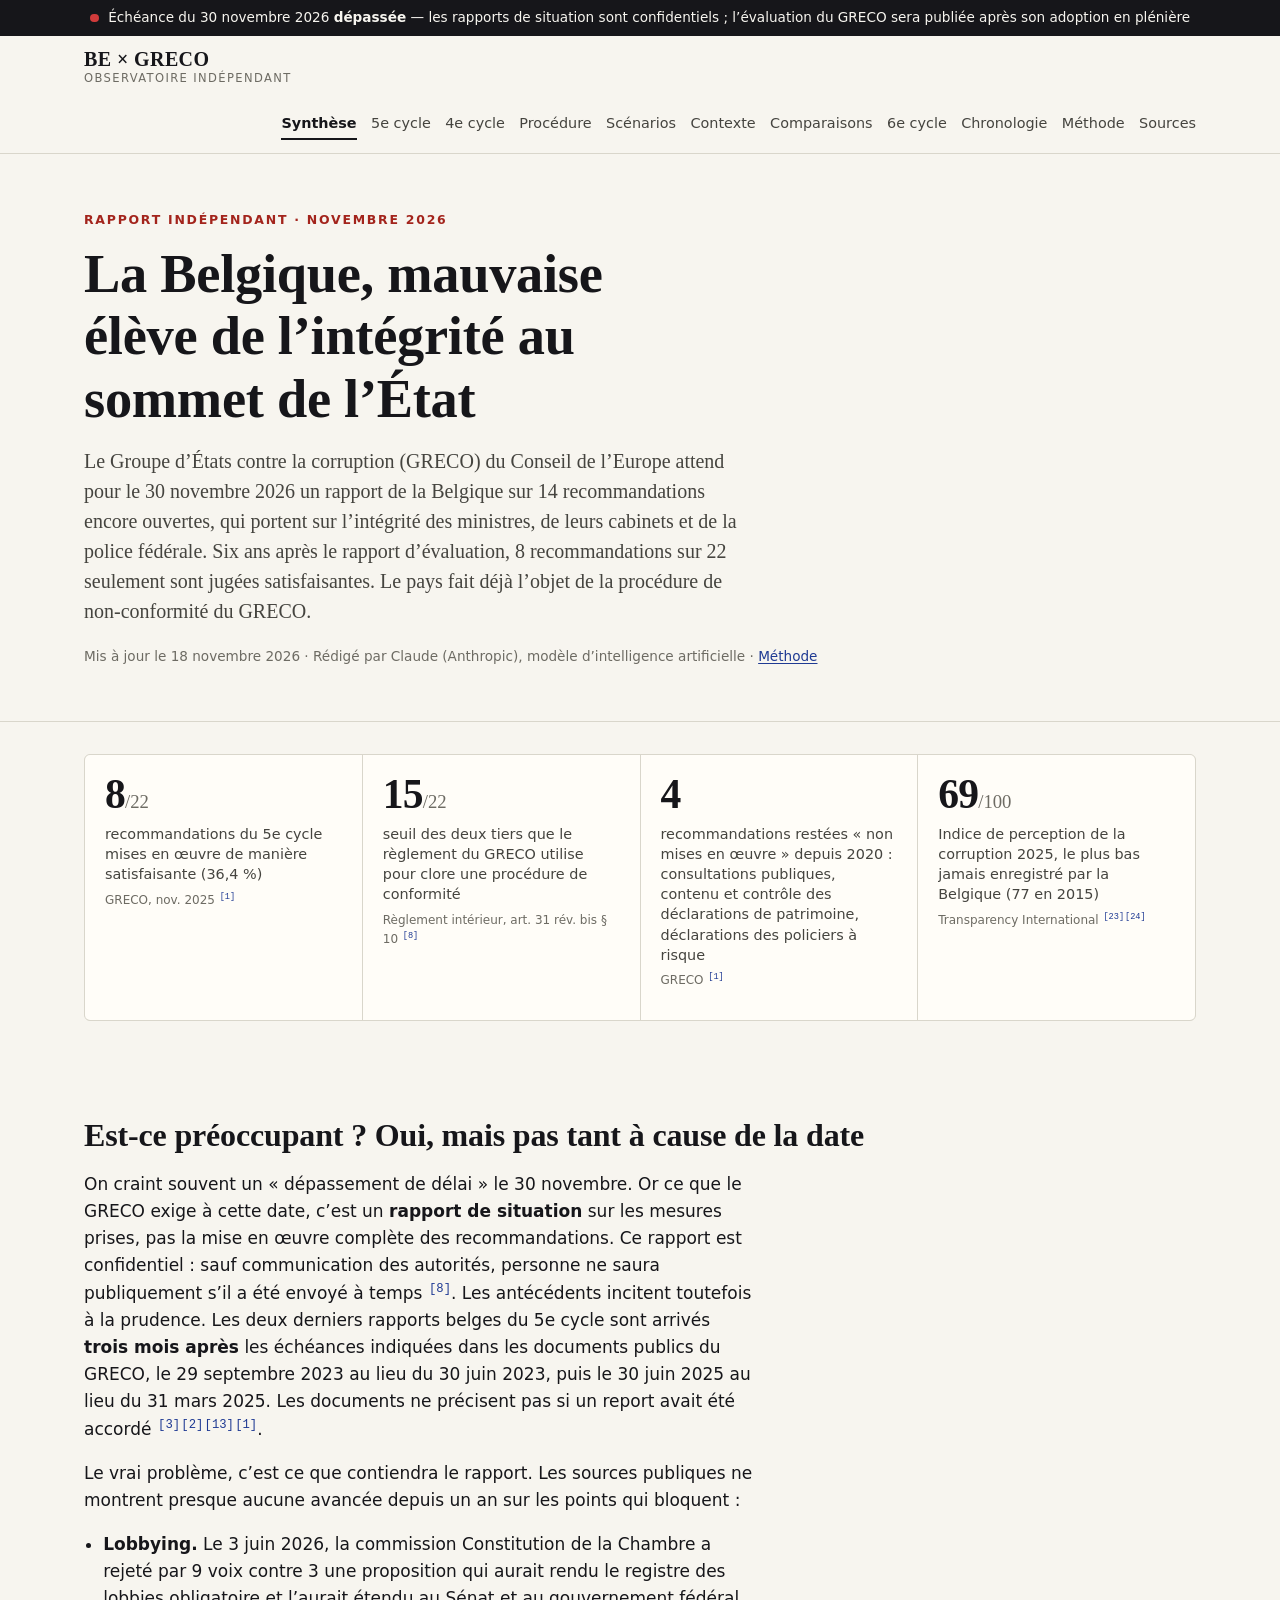
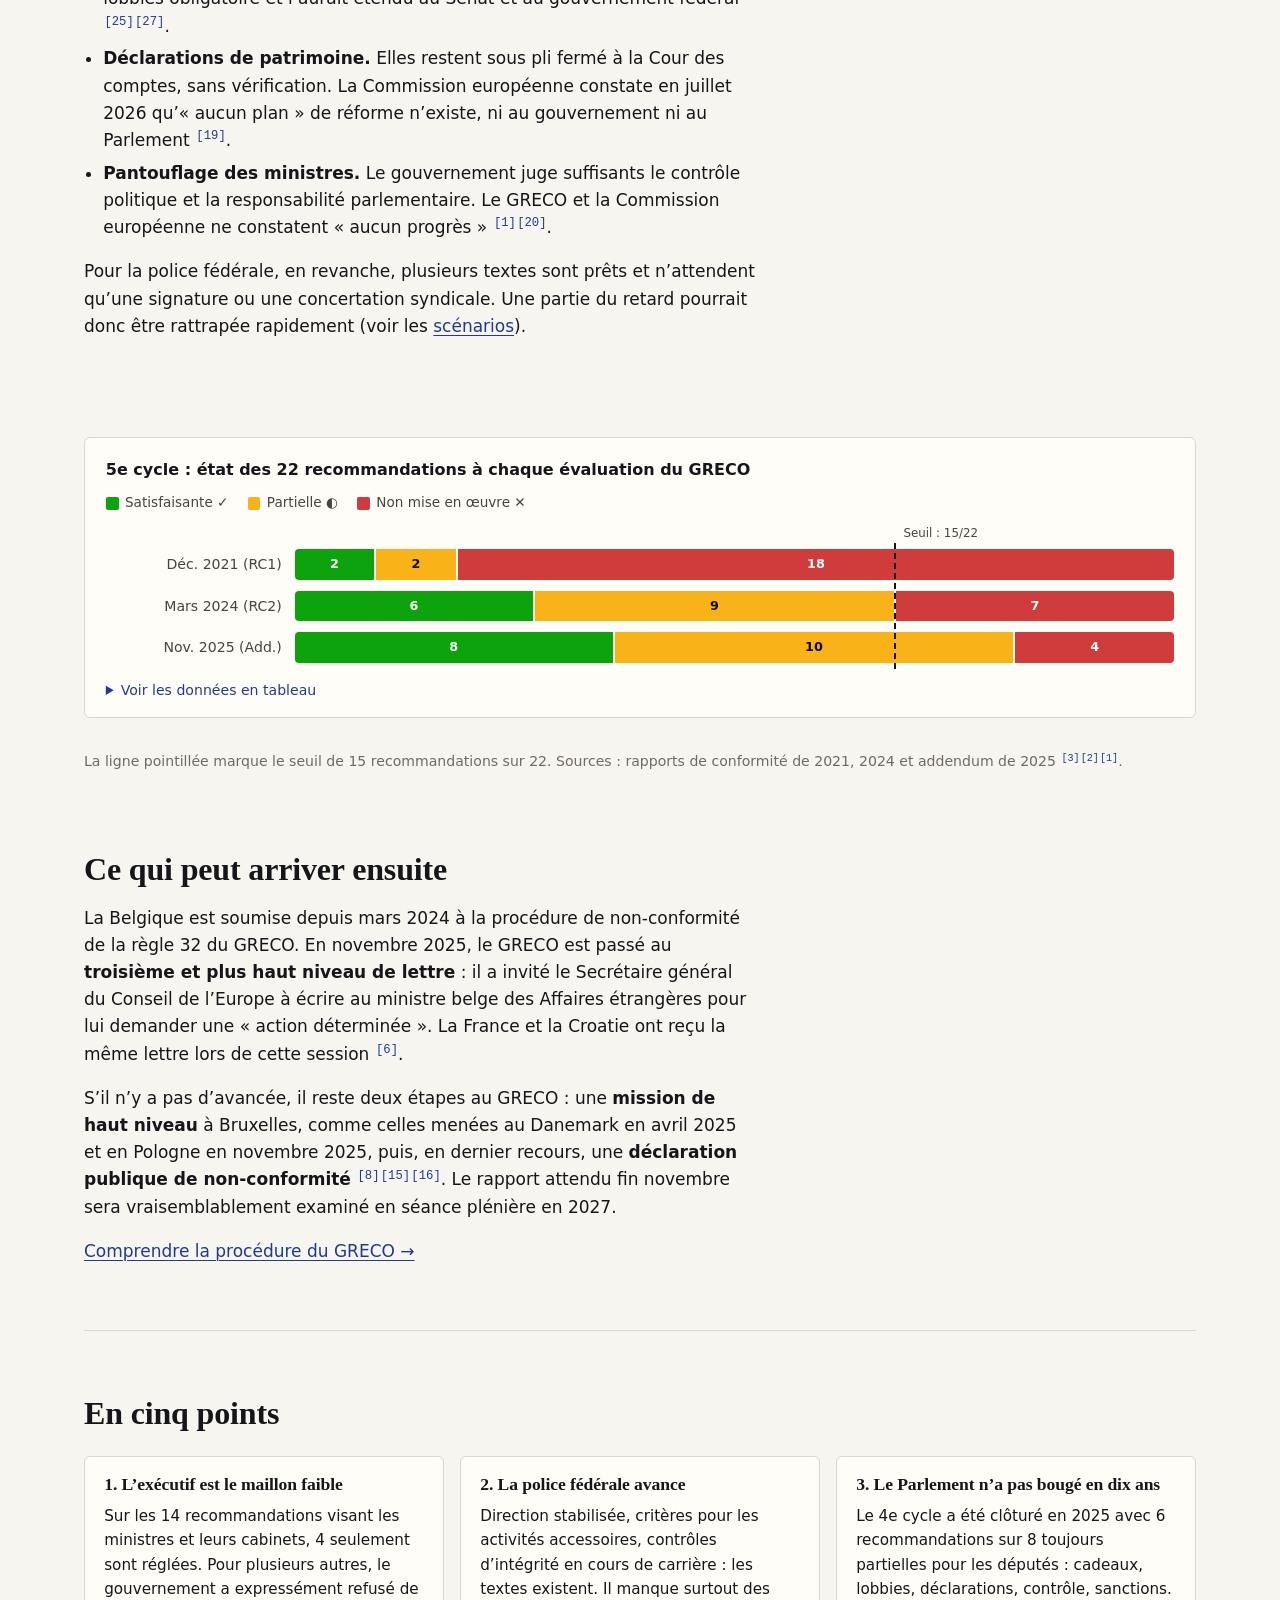
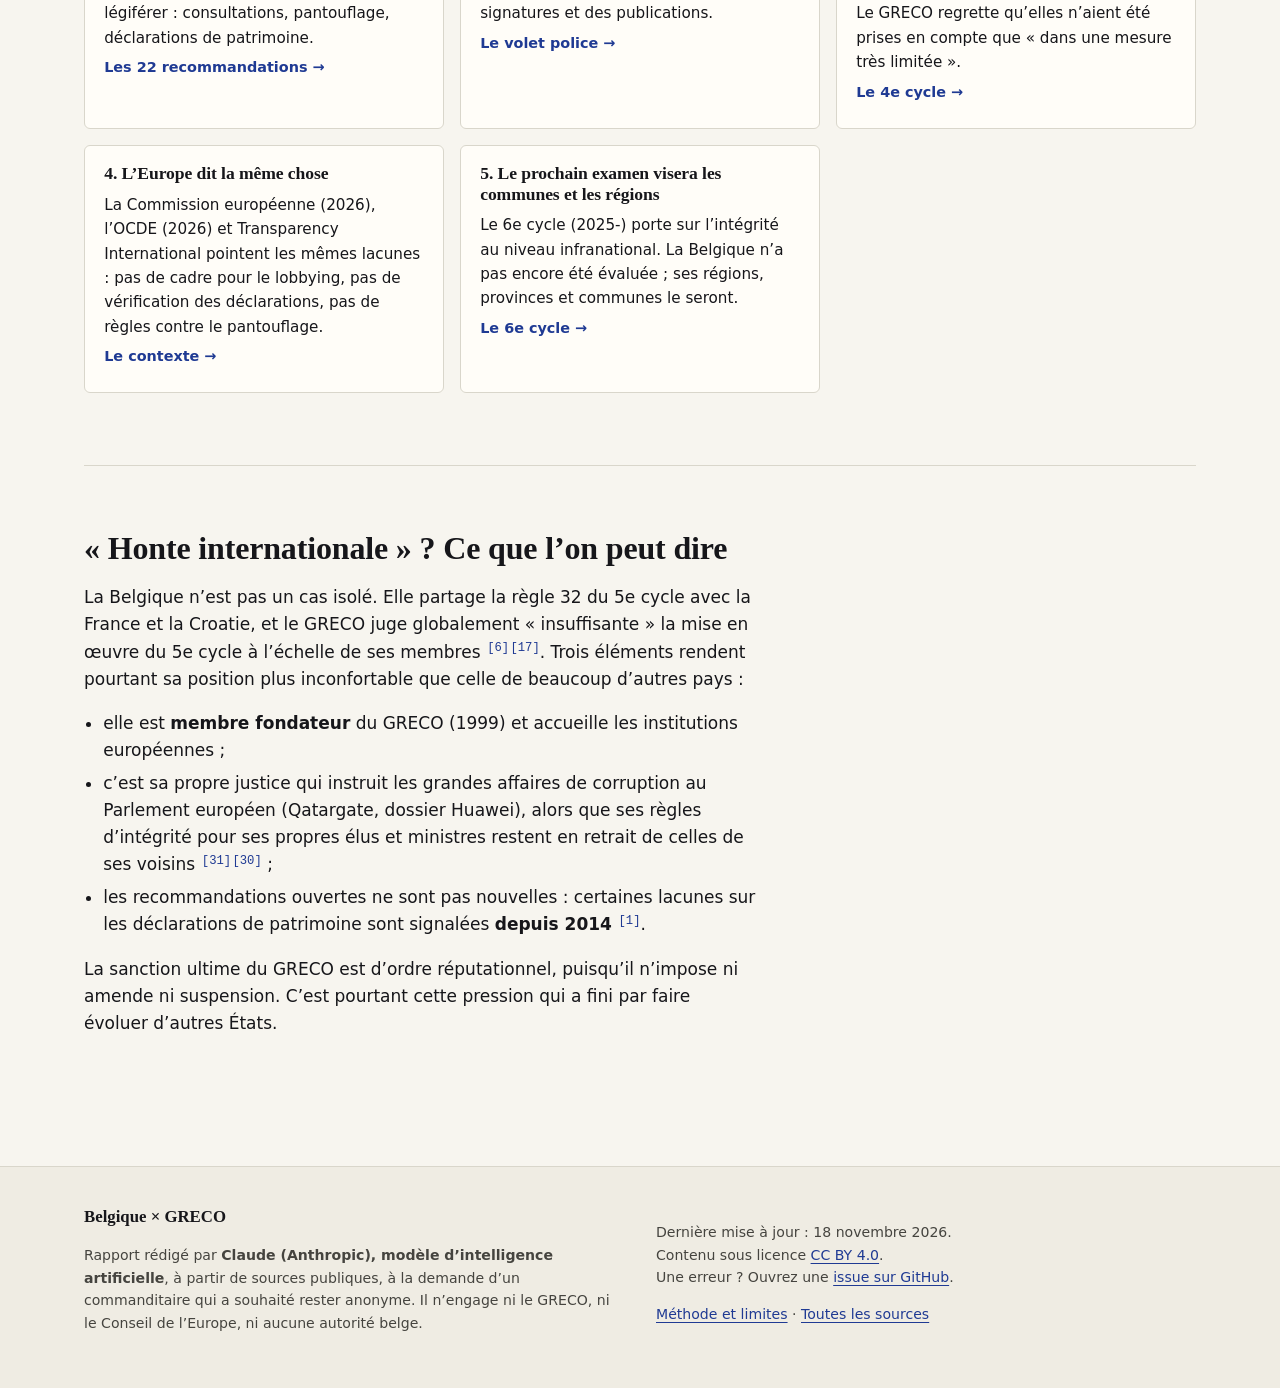
<file: index.html>
<!doctype html>
<html lang="fr">
<head>
  <meta charset="utf-8">
  <meta name="viewport" content="width=device-width, initial-scale=1">
  <title>Synthèse · Belgique × GRECO</title>
  <meta name="description" content="Six ans après les recommandations du GRECO sur l’intégrité des ministres et de la police fédérale, la Belgique n’en a mis en œuvre que 8 sur 22. Rapport attendu le 30 novembre 2026.">
  <meta property="og:title" content="Synthèse">
  <meta property="og:description" content="Six ans après les recommandations du GRECO sur l’intégrité des ministres et de la police fédérale, la Belgique n’en a mis en œuvre que 8 sur 22. Rapport attendu le 30 novembre 2026.">
  <meta property="og:type" content="article">
  <meta name="color-scheme" content="light dark">
  <link rel="icon" href="data:image/svg+xml,<svg xmlns='http://www.w3.org/2000/svg' viewBox='0 0 32 32'><rect width='32' height='32' rx='6' fill='%2316161a'/><text x='16' y='22' font-size='16' text-anchor='middle' fill='%23f7f5ef' font-family='Georgia'>§</text></svg>">
  <link rel="stylesheet" href="assets/style.css">
</head>
<body>
  <a class="skip" href="#contenu">Aller au contenu</a>
  <div class="countdown" data-deadline="2026-11-30T23:59:59+01:00">
    <span class="countdown__dot" aria-hidden="true"></span>
    <span class="countdown__txt">Échéance GRECO : rapport belge attendu pour le <strong>30 novembre 2026</strong></span>
  </div>
  <header class="masthead">
    <div class="wrap masthead__inner">
      <a class="brand" href="index.html">
        <span class="brand__mark">BE × GRECO</span>
        <span class="brand__sub">Observatoire indépendant</span>
      </a>
      <button class="navtoggle" aria-expanded="false" aria-controls="nav">Menu</button>
      <nav id="nav" class="nav" aria-label="Sections">
        
        
          <a href="index.html" aria-current="page">Synthèse</a>
        
          <a href="cinquieme-cycle/index.html">5e cycle</a>
        
          <a href="quatrieme-cycle/index.html">4e cycle</a>
        
          <a href="procedure/index.html">Procédure</a>
        
          <a href="scenarios/index.html">Scénarios</a>
        
          <a href="contexte/index.html">Contexte</a>
        
          <a href="comparaisons/index.html">Comparaisons</a>
        
          <a href="sixieme-cycle/index.html">6e cycle</a>
        
          <a href="chronologie/index.html">Chronologie</a>
        
          <a href="methodologie/index.html">Méthode</a>
        
          <a href="sources/index.html">Sources</a>
        
      </nav>
    </div>
  </header>

  <main id="contenu">
    


<section class="hero">
  <div class="wrap">
    <p class="kicker">Rapport indépendant · novembre 2026</p>
    <h1>La Belgique, mauvaise élève de l’intégrité au sommet de l’État</h1>
    <p class="lede">Le Groupe d’États contre la corruption (GRECO) du Conseil de l’Europe attend pour le 30 novembre 2026 un rapport de la Belgique sur 14 recommandations encore ouvertes, qui portent sur l’intégrité des ministres, de leurs cabinets et de la police fédérale. Six ans après le rapport d’évaluation, 8 recommandations sur 22 seulement sont jugées satisfaisantes. Le pays fait déjà l’objet de la procédure de non-conformité du GRECO.</p>
    <p class="meta">Mis à jour le 18 novembre 2026 · Rédigé par Claude (Anthropic), modèle d’intelligence artificielle · <a href="methodologie/index.html">Méthode</a></p>
  </div>
</section>

<div class="wrap">
  <div class="stats" role="list">
    <div class="stat" role="listitem">
      <div class="stat__num">8<small>/22</small></div>
      <p class="stat__label">recommandations du 5e cycle mises en œuvre de manière satisfaisante (36,4 %)</p>
      <p class="stat__src">GRECO, nov. 2025 <a class="ref" href="sources/index.html#greco-add5" title="Addendum au Deuxième Rapport de conformité – 5e cycle – Belgique, GrecoRC5(2025)22 (adopté le 21 novembre 2025, publié le 12 décembre 2025)">[1]</a></p>
    </div>
    <div class="stat" role="listitem">
      <div class="stat__num">15<small>/22</small></div>
      <p class="stat__label">seuil des deux tiers que le règlement du GRECO utilise pour clore une procédure de conformité</p>
      <p class="stat__src">Règlement intérieur, art. 31 rév. bis § 10 <a class="ref" href="sources/index.html#greco-rules" title="Règlement intérieur du GRECO, Greco(2017)13-rev (articles 31 révisé bis, 32 révisé, 35)">[8]</a></p>
    </div>
    <div class="stat" role="listitem">
      <div class="stat__num">4</div>
      <p class="stat__label">recommandations restées « non mises en œuvre » depuis 2020 : consultations publiques, contenu et contrôle des déclarations de patrimoine, déclarations des policiers à risque</p>
      <p class="stat__src">GRECO <a class="ref" href="sources/index.html#greco-add5" title="Addendum au Deuxième Rapport de conformité – 5e cycle – Belgique, GrecoRC5(2025)22 (adopté le 21 novembre 2025, publié le 12 décembre 2025)">[1]</a></p>
    </div>
    <div class="stat" role="listitem">
      <div class="stat__num">69<small>/100</small></div>
      <p class="stat__label">Indice de perception de la corruption 2025, le plus bas jamais enregistré par la Belgique (77 en 2015)</p>
      <p class="stat__src">Transparency International <a class="ref" href="sources/index.html#ti-cpi2025" title="Transparency International – Indice de perception de la corruption 2025, fiche Belgique">[23]</a><a class="ref" href="sources/index.html#vrt-cpi2025" title="VRT NWS – « Belgium is sliding towards corruption, warns Transparency International » (10 février 2026)">[24]</a></p>
    </div>
  </div>

  <section class="section">
    <h2>Est-ce préoccupant ? Oui, mais pas tant à cause de la date</h2>
    <div class="prose">
      <p>On craint souvent un « dépassement de délai » le 30 novembre. Or ce que le GRECO exige à cette date, c’est un <strong>rapport de situation</strong> sur les mesures prises, pas la mise en œuvre complète des recommandations. Ce rapport est confidentiel : sauf communication des autorités, personne ne saura publiquement s’il a été envoyé à temps <a class="ref" href="sources/index.html#greco-rules" title="Règlement intérieur du GRECO, Greco(2017)13-rev (articles 31 révisé bis, 32 révisé, 35)">[8]</a>. Les antécédents incitent toutefois à la prudence. Les deux derniers rapports belges du 5e cycle sont arrivés <strong>trois mois après</strong> les échéances indiquées dans les documents publics du GRECO, le 29 septembre 2023 au lieu du 30 juin 2023, puis le 30 juin 2025 au lieu du 31 mars 2025. Les documents ne précisent pas si un report avait été accordé <a class="ref" href="sources/index.html#greco-rc5-1" title="Rapport de conformité – 5e cycle – Belgique (adopté le 3 décembre 2021, publié le 21 janvier 2022)">[3]</a><a class="ref" href="sources/index.html#greco-rc5-2" title="Deuxième Rapport de conformité – 5e cycle – Belgique, GrecoRC5(2024)3 (adopté le 22 mars 2024, publié le 7 mai 2024)">[2]</a><a class="ref" href="sources/index.html#greco-pr-2024" title="Council of Europe evaluates anti-corruption progress in Belgium (communiqué, 7 mai 2024)">[13]</a><a class="ref" href="sources/index.html#greco-add5" title="Addendum au Deuxième Rapport de conformité – 5e cycle – Belgique, GrecoRC5(2025)22 (adopté le 21 novembre 2025, publié le 12 décembre 2025)">[1]</a>.</p>
      <p>Le vrai problème, c’est ce que contiendra le rapport. Les sources publiques ne montrent presque aucune avancée depuis un an sur les points qui bloquent :</p>
      <ul>
        <li><strong>Lobbying.</strong> Le 3 juin 2026, la commission Constitution de la Chambre a rejeté par 9 voix contre 3 une proposition qui aurait rendu le registre des lobbies obligatoire et l’aurait étendu au Sénat et au gouvernement fédéral <a class="ref" href="sources/index.html#chambre-0119" title="Chambre – Rapport de commission sur la proposition de loi instaurant un registre de transparence obligatoire, DOC 56 0119/005 (17 juin 2026)">[25]</a><a class="ref" href="sources/index.html#lalibre-lobby" title="La Libre / Belga – « Le registre des lobbys obligatoire rejeté à la Chambre » (3 juin 2026)">[27]</a>.</li>
        <li><strong>Déclarations de patrimoine.</strong> Elles restent sous pli fermé à la Cour des comptes, sans vérification. La Commission européenne constate en juillet 2026 qu’« aucun plan » de réforme n’existe, ni au gouvernement ni au Parlement <a class="ref" href="sources/index.html#ec-rol2026" title="Commission européenne – Rapport 2026 sur l’état de droit, chapitre Belgique, SWD(2026) 901 (17 juillet 2026)">[19]</a>.</li>
        <li><strong>Pantouflage des ministres.</strong> Le gouvernement juge suffisants le contrôle politique et la responsabilité parlementaire. Le GRECO et la Commission européenne ne constatent « aucun progrès » <a class="ref" href="sources/index.html#greco-add5" title="Addendum au Deuxième Rapport de conformité – 5e cycle – Belgique, GrecoRC5(2025)22 (adopté le 21 novembre 2025, publié le 12 décembre 2025)">[1]</a><a class="ref" href="sources/index.html#ec-rol2026-reco" title="Commission européenne – Rapport 2026 sur l’état de droit, annexe des recommandations, COM(2026) 900 (17 juillet 2026)">[20]</a>.</li>
      </ul>
      <p>Pour la police fédérale, en revanche, plusieurs textes sont prêts et n’attendent qu’une signature ou une concertation syndicale. Une partie du retard pourrait donc être rattrapée rapidement (voir les <a href="scenarios/index.html">scénarios</a>).</p>
    </div>
  </section>

  
<figure class="chart">
  <figcaption class="chart__title">5e cycle : état des 22 recommandations à chaque évaluation du GRECO</figcaption>
  <ul class="chart__legend" aria-hidden="true">
    <li><span class="sw sw--s"></span>Satisfaisante ✓</li>
    <li><span class="sw sw--p"></span>Partielle ◐</li>
    <li><span class="sw sw--n"></span>Non mise en œuvre ✕</li>
  </ul>
  <div class="bars" aria-hidden="true">
    
    <div class="bars__row">
      <div class="bars__label" style="grid-row: 1; grid-column: 1">Déc. 2021 (RC1)</div>
      <div class="bars__track" style="grid-row: 1; grid-column: 2">
        
        <span class="bars__seg bars__seg--s" style="flex: 2 1 0" tabindex="0"
              data-tip="Déc. 2021 (RC1) — Mise en œuvre de manière satisfaisante : 2 / 22 (9,1 %)">
          <span class="bars__val">2</span>
        </span>
        
        <span class="bars__seg bars__seg--p" style="flex: 2 1 0" tabindex="0"
              data-tip="Déc. 2021 (RC1) — Partiellement mise en œuvre : 2 / 22 (9,1 %)">
          <span class="bars__val">2</span>
        </span>
        
        <span class="bars__seg bars__seg--n" style="flex: 18 1 0" tabindex="0"
              data-tip="Déc. 2021 (RC1) — Non mise en œuvre : 18 / 22 (81,8 %)">
          <span class="bars__val">18</span>
        </span>
        
      </div>
    </div>
    
    <div class="bars__row">
      <div class="bars__label" style="grid-row: 2; grid-column: 1">Mars 2024 (RC2)</div>
      <div class="bars__track" style="grid-row: 2; grid-column: 2">
        
        <span class="bars__seg bars__seg--s" style="flex: 6 1 0" tabindex="0"
              data-tip="Mars 2024 (RC2) — Mise en œuvre de manière satisfaisante : 6 / 22 (27,3 %)">
          <span class="bars__val">6</span>
        </span>
        
        <span class="bars__seg bars__seg--p" style="flex: 9 1 0" tabindex="0"
              data-tip="Mars 2024 (RC2) — Partiellement mise en œuvre : 9 / 22 (40,9 %)">
          <span class="bars__val">9</span>
        </span>
        
        <span class="bars__seg bars__seg--n" style="flex: 7 1 0" tabindex="0"
              data-tip="Mars 2024 (RC2) — Non mise en œuvre : 7 / 22 (31,8 %)">
          <span class="bars__val">7</span>
        </span>
        
      </div>
    </div>
    
    <div class="bars__row">
      <div class="bars__label" style="grid-row: 3; grid-column: 1">Nov. 2025 (Add.)</div>
      <div class="bars__track" style="grid-row: 3; grid-column: 2">
        
        <span class="bars__seg bars__seg--s" style="flex: 8 1 0" tabindex="0"
              data-tip="Nov. 2025 (Add.) — Mise en œuvre de manière satisfaisante : 8 / 22 (36,4 %)">
          <span class="bars__val">8</span>
        </span>
        
        <span class="bars__seg bars__seg--p" style="flex: 10 1 0" tabindex="0"
              data-tip="Nov. 2025 (Add.) — Partiellement mise en œuvre : 10 / 22 (45,5 %)">
          <span class="bars__val">10</span>
        </span>
        
        <span class="bars__seg bars__seg--n" style="flex: 4 1 0" tabindex="0"
              data-tip="Nov. 2025 (Add.) — Non mise en œuvre : 4 / 22 (18,2 %)">
          <span class="bars__val">4</span>
        </span>
        
      </div>
    </div>
    
    
    <div class="bars__overlay" style="grid-row: 1 / span 3"><div class="bars__threshold" style="left: 68.18181818181819%"><span>Seuil : 15/22</span></div></div>
    
  </div>
  <details class="chart__table">
    <summary>Voir les données en tableau</summary>
    <table id="t-evol">
      <thead><tr><th scope="col">Étape</th><th scope="col">Satisfaisantes</th><th scope="col">Partielles</th><th scope="col">Non mises en œuvre</th><th scope="col">Total</th></tr></thead>
      <tbody><tr><th scope="row">Déc. 2021 (RC1)</th><td>2</td><td>2</td><td>18</td><td>22</td></tr><tr><th scope="row">Mars 2024 (RC2)</th><td>6</td><td>9</td><td>7</td><td>22</td></tr><tr><th scope="row">Nov. 2025 (Add.)</th><td>8</td><td>10</td><td>4</td><td>22</td></tr></tbody>
    </table>
  </details>
</figure>

  <p class="small muted">La ligne pointillée marque le seuil de 15 recommandations sur 22. Sources : rapports de conformité de 2021, 2024 et addendum de 2025 <a class="ref" href="sources/index.html#greco-rc5-1" title="Rapport de conformité – 5e cycle – Belgique (adopté le 3 décembre 2021, publié le 21 janvier 2022)">[3]</a><a class="ref" href="sources/index.html#greco-rc5-2" title="Deuxième Rapport de conformité – 5e cycle – Belgique, GrecoRC5(2024)3 (adopté le 22 mars 2024, publié le 7 mai 2024)">[2]</a><a class="ref" href="sources/index.html#greco-add5" title="Addendum au Deuxième Rapport de conformité – 5e cycle – Belgique, GrecoRC5(2025)22 (adopté le 21 novembre 2025, publié le 12 décembre 2025)">[1]</a>.</p>

  <section class="section">
    <h2>Ce qui peut arriver ensuite</h2>
    <div class="prose">
      <p>La Belgique est soumise depuis mars 2024 à la procédure de non-conformité de la règle 32 du GRECO. En novembre 2025, le GRECO est passé au <strong>troisième et plus haut niveau de lettre</strong> : il a invité le Secrétaire général du Conseil de l’Europe à écrire au ministre belge des Affaires étrangères pour lui demander une « action déterminée ». La France et la Croatie ont reçu la même lettre lors de cette session <a class="ref" href="sources/index.html#greco-dec101" title="Décisions de la 101e réunion plénière du GRECO (Strasbourg, 18-21 novembre 2025)">[6]</a>.</p>
      <p>S’il n’y a pas d’avancée, il reste deux étapes au GRECO : une <strong>mission de haut niveau</strong> à Bruxelles, comme celles menées au Danemark en avril 2025 et en Pologne en novembre 2025, puis, en dernier recours, une <strong>déclaration publique de non-conformité</strong> <a class="ref" href="sources/index.html#greco-rules" title="Règlement intérieur du GRECO, Greco(2017)13-rev (articles 31 révisé bis, 32 révisé, 35)">[8]</a><a class="ref" href="sources/index.html#greco-denmark" title="GRECO high-level delegation urges swift action… (mission de haut niveau au Danemark, avril 2025)">[15]</a><a class="ref" href="sources/index.html#greco-poland" title="Poland: High-level GRECO delegation urges continued efforts… (28 novembre 2025)">[16]</a>. Le rapport attendu fin novembre sera vraisemblablement examiné en séance plénière en 2027.</p>
    </div>
    <p><a href="procedure/index.html">Comprendre la procédure du GRECO →</a></p>
  </section>

  <section class="section">
    <h2>En cinq points</h2>
    <div class="cards">
      <a class="card" href="cinquieme-cycle/index.html">
        <h3>1. L’exécutif est le maillon faible</h3>
        <p>Sur les 14 recommandations visant les ministres et leurs cabinets, 4 seulement sont réglées. Pour plusieurs autres, le gouvernement a expressément refusé de légiférer : consultations, pantouflage, déclarations de patrimoine.</p>
        <p class="more">Les 22 recommandations →</p>
      </a>
      <a class="card" href="cinquieme-cycle/index.html#police">
        <h3>2. La police fédérale avance</h3>
        <p>Direction stabilisée, critères pour les activités accessoires, contrôles d’intégrité en cours de carrière : les textes existent. Il manque surtout des signatures et des publications.</p>
        <p class="more">Le volet police →</p>
      </a>
      <a class="card" href="quatrieme-cycle/index.html">
        <h3>3. Le Parlement n’a pas bougé en dix ans</h3>
        <p>Le 4e cycle a été clôturé en 2025 avec 6 recommandations sur 8 toujours partielles pour les députés : cadeaux, lobbies, déclarations, contrôle, sanctions. Le GRECO regrette qu’elles n’aient été prises en compte que « dans une mesure très limitée ».</p>
        <p class="more">Le 4e cycle →</p>
      </a>
      <a class="card" href="contexte/index.html">
        <h3>4. L’Europe dit la même chose</h3>
        <p>La Commission européenne (2026), l’OCDE (2026) et Transparency International pointent les mêmes lacunes : pas de cadre pour le lobbying, pas de vérification des déclarations, pas de règles contre le pantouflage.</p>
        <p class="more">Le contexte →</p>
      </a>
      <a class="card" href="sixieme-cycle/index.html">
        <h3>5. Le prochain examen visera les communes et les régions</h3>
        <p>Le 6e cycle (2025-) porte sur l’intégrité au niveau infranational. La Belgique n’a pas encore été évaluée ; ses régions, provinces et communes le seront.</p>
        <p class="more">Le 6e cycle →</p>
      </a>
    </div>
  </section>

  <section class="section">
    <h2>« Honte internationale » ? Ce que l’on peut dire</h2>
    <div class="prose">
      <p>La Belgique n’est pas un cas isolé. Elle partage la règle 32 du 5e cycle avec la France et la Croatie, et le GRECO juge globalement « insuffisante » la mise en œuvre du 5e cycle à l’échelle de ses membres <a class="ref" href="sources/index.html#greco-dec101" title="Décisions de la 101e réunion plénière du GRECO (Strasbourg, 18-21 novembre 2025)">[6]</a><a class="ref" href="sources/index.html#greco-ar2025" title="26e Rapport général d’activités du GRECO (2025)">[17]</a>. Trois éléments rendent pourtant sa position plus inconfortable que celle de beaucoup d’autres pays :</p>
      <ul>
        <li>elle est <strong>membre fondateur</strong> du GRECO (1999) et accueille les institutions européennes ;</li>
        <li>c’est sa propre justice qui instruit les grandes affaires de corruption au Parlement européen (Qatargate, dossier Huawei), alors que ses règles d’intégrité pour ses propres élus et ministres restent en retrait de celles de ses voisins <a class="ref" href="sources/index.html#presse-qatargate" title="The Brussels Times – « Qatargate: Former EU commissioner placed under arrest warrant by Belgium » (juin 2026)">[31]</a><a class="ref" href="sources/index.html#presse-huawei" title="L’Avenir / AFP – « Corruption : le Parlement européen suspend ses accès aux représentants de Huawei » (14 mars 2025)">[30]</a> ;</li>
        <li>les recommandations ouvertes ne sont pas nouvelles : certaines lacunes sur les déclarations de patrimoine sont signalées <strong>depuis 2014</strong> <a class="ref" href="sources/index.html#greco-add5" title="Addendum au Deuxième Rapport de conformité – 5e cycle – Belgique, GrecoRC5(2025)22 (adopté le 21 novembre 2025, publié le 12 décembre 2025)">[1]</a>.</li>
      </ul>
      <p>La sanction ultime du GRECO est d’ordre réputationnel, puisqu’il n’impose ni amende ni suspension. C’est pourtant cette pression qui a fini par faire évoluer d’autres États.</p>
    </div>
  </section>
</div>

  </main>

  <footer class="footer">
    <div class="wrap footer__grid">
      <div>
        <p class="footer__title">Belgique × GRECO</p>
        <p>Rapport rédigé par <strong>Claude (Anthropic), modèle d’intelligence artificielle</strong>, à partir de sources publiques, à la demande d’un commanditaire qui a souhaité rester anonyme. Il n’engage ni le GRECO, ni le Conseil de l’Europe, ni aucune autorité belge.</p>
      </div>
      <div>
        <p>Dernière mise à jour : 18 novembre 2026.<br>
        Contenu sous licence <a href="https://creativecommons.org/licenses/by/4.0/deed.fr">CC BY 4.0</a>.<br>
        Une erreur ? Ouvrez une <a href="https://github.com/ouaisfieu/belgique-greco/issues">issue sur GitHub</a>.</p>
        <p><a href="methodologie/index.html">Méthode et limites</a> · <a href="sources/index.html">Toutes les sources</a></p>
      </div>
    </div>
  </footer>
  <script src="assets/site.js" defer></script>
</body>
</html>
</file>
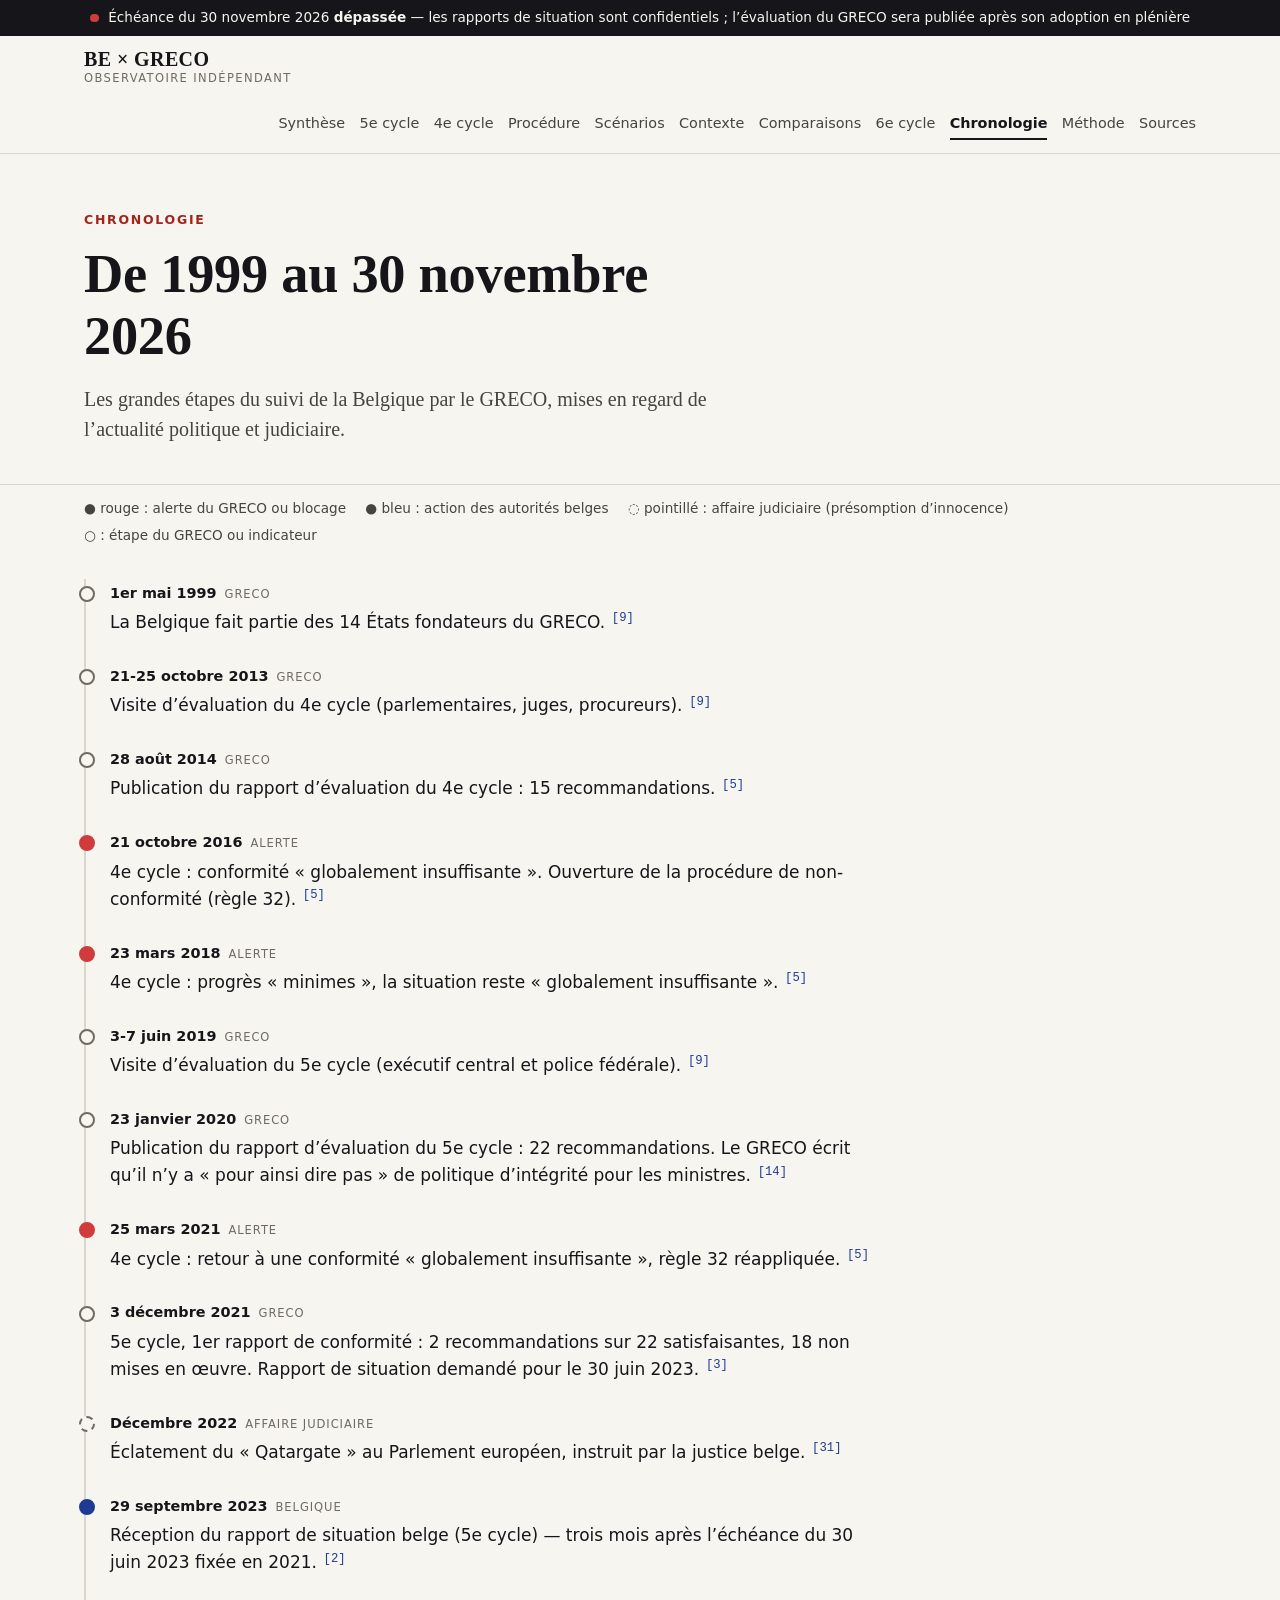
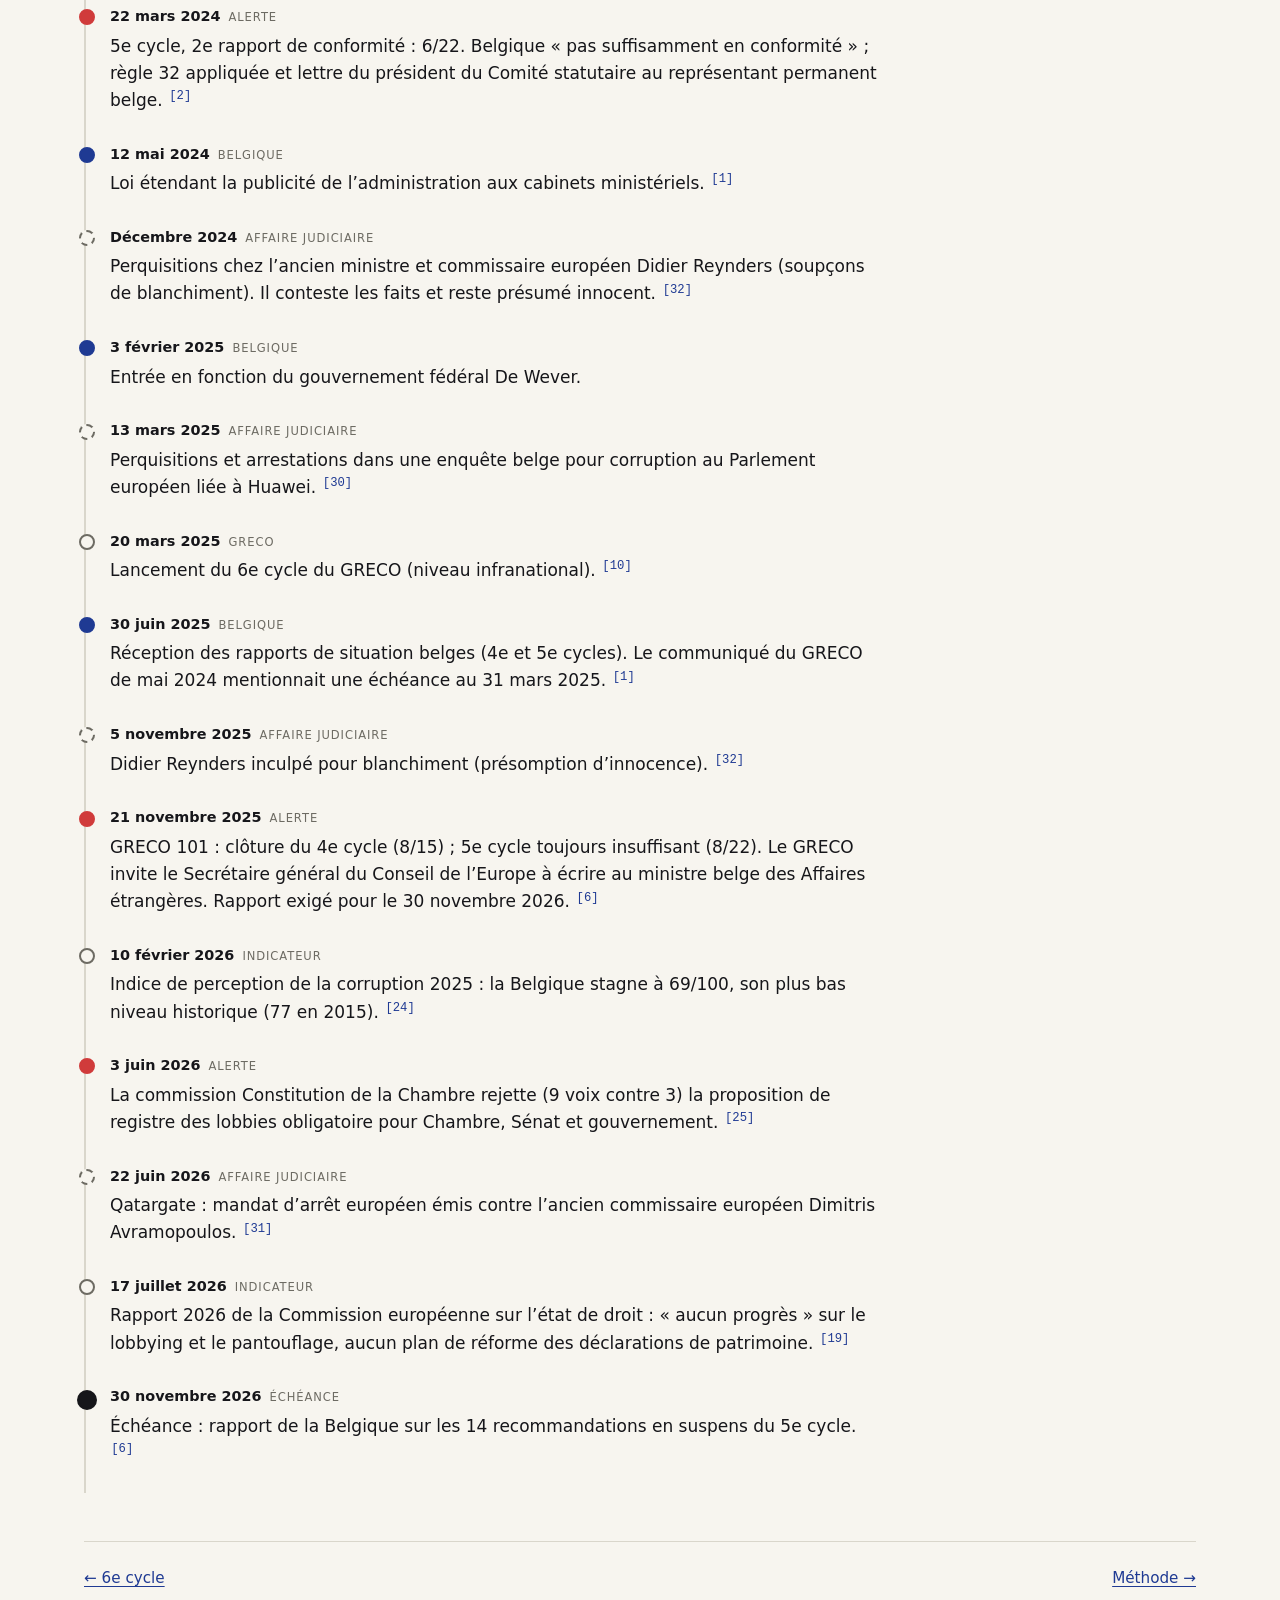
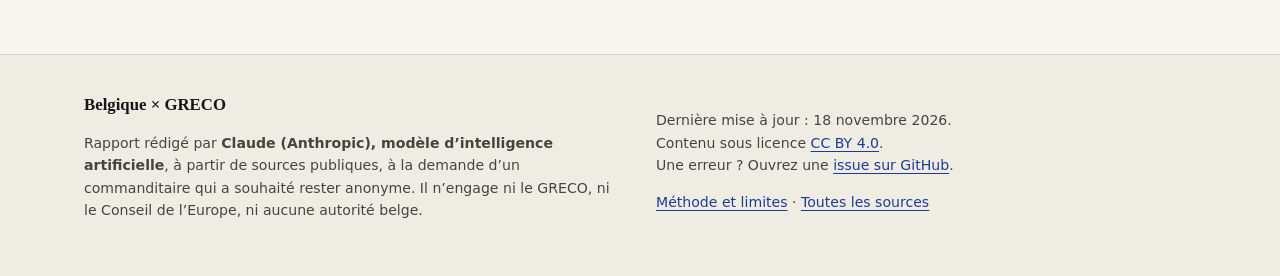
<file: chronologie/index.html>
<!doctype html>
<html lang="fr">
<head>
  <meta charset="utf-8">
  <meta name="viewport" content="width=device-width, initial-scale=1">
  <title>Chronologie · Belgique × GRECO</title>
  <meta name="description" content="Vingt-cinq ans de relations entre la Belgique et le GRECO, de 1999 à l’échéance du 30 novembre 2026.">
  <meta property="og:title" content="Chronologie">
  <meta property="og:description" content="Vingt-cinq ans de relations entre la Belgique et le GRECO, de 1999 à l’échéance du 30 novembre 2026.">
  <meta property="og:type" content="article">
  <meta name="color-scheme" content="light dark">
  <link rel="icon" href="data:image/svg+xml,<svg xmlns='http://www.w3.org/2000/svg' viewBox='0 0 32 32'><rect width='32' height='32' rx='6' fill='%2316161a'/><text x='16' y='22' font-size='16' text-anchor='middle' fill='%23f7f5ef' font-family='Georgia'>§</text></svg>">
  <link rel="stylesheet" href="../assets/style.css">
</head>
<body>
  <a class="skip" href="#contenu">Aller au contenu</a>
  <div class="countdown" data-deadline="2026-11-30T23:59:59+01:00">
    <span class="countdown__dot" aria-hidden="true"></span>
    <span class="countdown__txt">Échéance GRECO : rapport belge attendu pour le <strong>30 novembre 2026</strong></span>
  </div>
  <header class="masthead">
    <div class="wrap masthead__inner">
      <a class="brand" href="../index.html">
        <span class="brand__mark">BE × GRECO</span>
        <span class="brand__sub">Observatoire indépendant</span>
      </a>
      <button class="navtoggle" aria-expanded="false" aria-controls="nav">Menu</button>
      <nav id="nav" class="nav" aria-label="Sections">
        
        
          <a href="../index.html">Synthèse</a>
        
          <a href="../cinquieme-cycle/index.html">5e cycle</a>
        
          <a href="../quatrieme-cycle/index.html">4e cycle</a>
        
          <a href="../procedure/index.html">Procédure</a>
        
          <a href="../scenarios/index.html">Scénarios</a>
        
          <a href="../contexte/index.html">Contexte</a>
        
          <a href="../comparaisons/index.html">Comparaisons</a>
        
          <a href="../sixieme-cycle/index.html">6e cycle</a>
        
          <a href="../chronologie/index.html" aria-current="page">Chronologie</a>
        
          <a href="../methodologie/index.html">Méthode</a>
        
          <a href="../sources/index.html">Sources</a>
        
      </nav>
    </div>
  </header>

  <main id="contenu">
    
<section class="hero">
  <div class="wrap">
    <p class="kicker">Chronologie</p>
    <h1>De 1999 au 30 novembre 2026</h1>
    <p class="lede">Les grandes étapes du suivi de la Belgique par le GRECO, mises en regard de l’actualité politique et judiciaire.</p>
  </div>
</section>
<div class="wrap">
  <p class="legend-inline" aria-label="Légende">
    <span>● rouge : alerte du GRECO ou blocage</span>
    <span>● bleu : action des autorités belges</span>
    <span>◌ pointillé : affaire judiciaire (présomption d’innocence)</span>
    <span>○ : étape du GRECO ou indicateur</span>
  </p>
  <ol class="timeline">
    
    <li class="t-greco">
      <span class="timeline__date">1er mai 1999</span><span class="timeline__type">GRECO</span>
      <p>La Belgique fait partie des 14 États fondateurs du GRECO. <a class="ref" href="../sources/index.html#greco-belgium" title="Page pays « Belgium – Belgique » du GRECO (liste des rapports par cycle)">[9]</a></p>
    </li>
    
    <li class="t-greco">
      <span class="timeline__date">21-25 octobre 2013</span><span class="timeline__type">GRECO</span>
      <p>Visite d’évaluation du 4e cycle (parlementaires, juges, procureurs). <a class="ref" href="../sources/index.html#greco-belgium" title="Page pays « Belgium – Belgique » du GRECO (liste des rapports par cycle)">[9]</a></p>
    </li>
    
    <li class="t-greco">
      <span class="timeline__date">28 août 2014</span><span class="timeline__type">GRECO</span>
      <p>Publication du rapport d’évaluation du 4e cycle : 15 recommandations. <a class="ref" href="../sources/index.html#greco-add4" title="Deuxième Addendum au Deuxième Rapport de conformité – 4e cycle – Belgique, GrecoRC4(2025)5 (adopté le 21 novembre 2025, publié le 12 décembre 2025)">[5]</a></p>
    </li>
    
    <li class="t-alerte">
      <span class="timeline__date">21 octobre 2016</span><span class="timeline__type">Alerte</span>
      <p>4e cycle : conformité « globalement insuffisante ». Ouverture de la procédure de non-conformité (règle 32). <a class="ref" href="../sources/index.html#greco-add4" title="Deuxième Addendum au Deuxième Rapport de conformité – 4e cycle – Belgique, GrecoRC4(2025)5 (adopté le 21 novembre 2025, publié le 12 décembre 2025)">[5]</a></p>
    </li>
    
    <li class="t-alerte">
      <span class="timeline__date">23 mars 2018</span><span class="timeline__type">Alerte</span>
      <p>4e cycle : progrès « minimes », la situation reste « globalement insuffisante ». <a class="ref" href="../sources/index.html#greco-add4" title="Deuxième Addendum au Deuxième Rapport de conformité – 4e cycle – Belgique, GrecoRC4(2025)5 (adopté le 21 novembre 2025, publié le 12 décembre 2025)">[5]</a></p>
    </li>
    
    <li class="t-greco">
      <span class="timeline__date">3-7 juin 2019</span><span class="timeline__type">GRECO</span>
      <p>Visite d’évaluation du 5e cycle (exécutif central et police fédérale). <a class="ref" href="../sources/index.html#greco-belgium" title="Page pays « Belgium – Belgique » du GRECO (liste des rapports par cycle)">[9]</a></p>
    </li>
    
    <li class="t-greco">
      <span class="timeline__date">23 janvier 2020</span><span class="timeline__type">GRECO</span>
      <p>Publication du rapport d’évaluation du 5e cycle : 22 recommandations. Le GRECO écrit qu’il n’y a « pour ainsi dire pas » de politique d’intégrité pour les ministres. <a class="ref" href="../sources/index.html#greco-pr-2020" title="La Belgique doit renforcer ses règles relatives à l’intégrité des membres du gouvernement… (communiqué, 23 janvier 2020)">[14]</a></p>
    </li>
    
    <li class="t-alerte">
      <span class="timeline__date">25 mars 2021</span><span class="timeline__type">Alerte</span>
      <p>4e cycle : retour à une conformité « globalement insuffisante », règle 32 réappliquée. <a class="ref" href="../sources/index.html#greco-add4" title="Deuxième Addendum au Deuxième Rapport de conformité – 4e cycle – Belgique, GrecoRC4(2025)5 (adopté le 21 novembre 2025, publié le 12 décembre 2025)">[5]</a></p>
    </li>
    
    <li class="t-greco">
      <span class="timeline__date">3 décembre 2021</span><span class="timeline__type">GRECO</span>
      <p>5e cycle, 1er rapport de conformité : 2 recommandations sur 22 satisfaisantes, 18 non mises en œuvre. Rapport de situation demandé pour le 30 juin 2023. <a class="ref" href="../sources/index.html#greco-rc5-1" title="Rapport de conformité – 5e cycle – Belgique (adopté le 3 décembre 2021, publié le 21 janvier 2022)">[3]</a></p>
    </li>
    
    <li class="t-affaire">
      <span class="timeline__date">Décembre 2022</span><span class="timeline__type">Affaire judiciaire</span>
      <p>Éclatement du « Qatargate » au Parlement européen, instruit par la justice belge. <a class="ref" href="../sources/index.html#presse-qatargate" title="The Brussels Times – « Qatargate: Former EU commissioner placed under arrest warrant by Belgium » (juin 2026)">[31]</a></p>
    </li>
    
    <li class="t-belgique">
      <span class="timeline__date">29 septembre 2023</span><span class="timeline__type">Belgique</span>
      <p>Réception du rapport de situation belge (5e cycle) — trois mois après l’échéance du 30 juin 2023 fixée en 2021. <a class="ref" href="../sources/index.html#greco-rc5-2" title="Deuxième Rapport de conformité – 5e cycle – Belgique, GrecoRC5(2024)3 (adopté le 22 mars 2024, publié le 7 mai 2024)">[2]</a></p>
    </li>
    
    <li class="t-alerte">
      <span class="timeline__date">22 mars 2024</span><span class="timeline__type">Alerte</span>
      <p>5e cycle, 2e rapport de conformité : 6/22. Belgique « pas suffisamment en conformité » ; règle 32 appliquée et lettre du président du Comité statutaire au représentant permanent belge. <a class="ref" href="../sources/index.html#greco-rc5-2" title="Deuxième Rapport de conformité – 5e cycle – Belgique, GrecoRC5(2024)3 (adopté le 22 mars 2024, publié le 7 mai 2024)">[2]</a></p>
    </li>
    
    <li class="t-belgique">
      <span class="timeline__date">12 mai 2024</span><span class="timeline__type">Belgique</span>
      <p>Loi étendant la publicité de l’administration aux cabinets ministériels. <a class="ref" href="../sources/index.html#greco-add5" title="Addendum au Deuxième Rapport de conformité – 5e cycle – Belgique, GrecoRC5(2025)22 (adopté le 21 novembre 2025, publié le 12 décembre 2025)">[1]</a></p>
    </li>
    
    <li class="t-affaire">
      <span class="timeline__date">Décembre 2024</span><span class="timeline__type">Affaire judiciaire</span>
      <p>Perquisitions chez l’ancien ministre et commissaire européen Didier Reynders (soupçons de blanchiment). Il conteste les faits et reste présumé innocent. <a class="ref" href="../sources/index.html#presse-reynders" title="VRT NWS – « L’ancien ministre et commissaire européen Didier Reynders inculpé pour blanchiment d’argent » (5 novembre 2025)">[32]</a></p>
    </li>
    
    <li class="t-belgique">
      <span class="timeline__date">3 février 2025</span><span class="timeline__type">Belgique</span>
      <p>Entrée en fonction du gouvernement fédéral De Wever.</p>
    </li>
    
    <li class="t-affaire">
      <span class="timeline__date">13 mars 2025</span><span class="timeline__type">Affaire judiciaire</span>
      <p>Perquisitions et arrestations dans une enquête belge pour corruption au Parlement européen liée à Huawei. <a class="ref" href="../sources/index.html#presse-huawei" title="L’Avenir / AFP – « Corruption : le Parlement européen suspend ses accès aux représentants de Huawei » (14 mars 2025)">[30]</a></p>
    </li>
    
    <li class="t-greco">
      <span class="timeline__date">20 mars 2025</span><span class="timeline__type">GRECO</span>
      <p>Lancement du 6e cycle du GRECO (niveau infranational). <a class="ref" href="../sources/index.html#greco-round6" title="Sixième cycle d’évaluation – tableau des rapports adoptés">[10]</a></p>
    </li>
    
    <li class="t-belgique">
      <span class="timeline__date">30 juin 2025</span><span class="timeline__type">Belgique</span>
      <p>Réception des rapports de situation belges (4e et 5e cycles). Le communiqué du GRECO de mai 2024 mentionnait une échéance au 31 mars 2025. <a class="ref" href="../sources/index.html#greco-add5" title="Addendum au Deuxième Rapport de conformité – 5e cycle – Belgique, GrecoRC5(2025)22 (adopté le 21 novembre 2025, publié le 12 décembre 2025)">[1]</a></p>
    </li>
    
    <li class="t-affaire">
      <span class="timeline__date">5 novembre 2025</span><span class="timeline__type">Affaire judiciaire</span>
      <p>Didier Reynders inculpé pour blanchiment (présomption d’innocence). <a class="ref" href="../sources/index.html#presse-reynders" title="VRT NWS – « L’ancien ministre et commissaire européen Didier Reynders inculpé pour blanchiment d’argent » (5 novembre 2025)">[32]</a></p>
    </li>
    
    <li class="t-alerte">
      <span class="timeline__date">21 novembre 2025</span><span class="timeline__type">Alerte</span>
      <p>GRECO 101 : clôture du 4e cycle (8/15) ; 5e cycle toujours insuffisant (8/22). Le GRECO invite le Secrétaire général du Conseil de l’Europe à écrire au ministre belge des Affaires étrangères. Rapport exigé pour le 30 novembre 2026. <a class="ref" href="../sources/index.html#greco-dec101" title="Décisions de la 101e réunion plénière du GRECO (Strasbourg, 18-21 novembre 2025)">[6]</a></p>
    </li>
    
    <li class="t-indicateur">
      <span class="timeline__date">10 février 2026</span><span class="timeline__type">Indicateur</span>
      <p>Indice de perception de la corruption 2025 : la Belgique stagne à 69/100, son plus bas niveau historique (77 en 2015). <a class="ref" href="../sources/index.html#vrt-cpi2025" title="VRT NWS – « Belgium is sliding towards corruption, warns Transparency International » (10 février 2026)">[24]</a></p>
    </li>
    
    <li class="t-alerte">
      <span class="timeline__date">3 juin 2026</span><span class="timeline__type">Alerte</span>
      <p>La commission Constitution de la Chambre rejette (9 voix contre 3) la proposition de registre des lobbies obligatoire pour Chambre, Sénat et gouvernement. <a class="ref" href="../sources/index.html#chambre-0119" title="Chambre – Rapport de commission sur la proposition de loi instaurant un registre de transparence obligatoire, DOC 56 0119/005 (17 juin 2026)">[25]</a></p>
    </li>
    
    <li class="t-affaire">
      <span class="timeline__date">22 juin 2026</span><span class="timeline__type">Affaire judiciaire</span>
      <p>Qatargate : mandat d’arrêt européen émis contre l’ancien commissaire européen Dimitris Avramopoulos. <a class="ref" href="../sources/index.html#presse-qatargate" title="The Brussels Times – « Qatargate: Former EU commissioner placed under arrest warrant by Belgium » (juin 2026)">[31]</a></p>
    </li>
    
    <li class="t-indicateur">
      <span class="timeline__date">17 juillet 2026</span><span class="timeline__type">Indicateur</span>
      <p>Rapport 2026 de la Commission européenne sur l’état de droit : « aucun progrès » sur le lobbying et le pantouflage, aucun plan de réforme des déclarations de patrimoine. <a class="ref" href="../sources/index.html#ec-rol2026" title="Commission européenne – Rapport 2026 sur l’état de droit, chapitre Belgique, SWD(2026) 901 (17 juillet 2026)">[19]</a></p>
    </li>
    
    <li class="t-echeance">
      <span class="timeline__date">30 novembre 2026</span><span class="timeline__type">Échéance</span>
      <p>Échéance : rapport de la Belgique sur les 14 recommandations en suspens du 5e cycle. <a class="ref" href="../sources/index.html#greco-dec101" title="Décisions de la 101e réunion plénière du GRECO (Strasbourg, 18-21 novembre 2025)">[6]</a></p>
    </li>
    
  </ol>
  <nav class="pager"><a href="../sixieme-cycle/index.html">← 6e cycle</a><a href="../methodologie/index.html">Méthode →</a></nav>
</div>

  </main>

  <footer class="footer">
    <div class="wrap footer__grid">
      <div>
        <p class="footer__title">Belgique × GRECO</p>
        <p>Rapport rédigé par <strong>Claude (Anthropic), modèle d’intelligence artificielle</strong>, à partir de sources publiques, à la demande d’un commanditaire qui a souhaité rester anonyme. Il n’engage ni le GRECO, ni le Conseil de l’Europe, ni aucune autorité belge.</p>
      </div>
      <div>
        <p>Dernière mise à jour : 18 novembre 2026.<br>
        Contenu sous licence <a href="https://creativecommons.org/licenses/by/4.0/deed.fr">CC BY 4.0</a>.<br>
        Une erreur ? Ouvrez une <a href="https://github.com/ouaisfieu/belgique-greco/issues">issue sur GitHub</a>.</p>
        <p><a href="../methodologie/index.html">Méthode et limites</a> · <a href="../sources/index.html">Toutes les sources</a></p>
      </div>
    </div>
  </footer>
  <script src="../assets/site.js" defer></script>
</body>
</html>
</file>
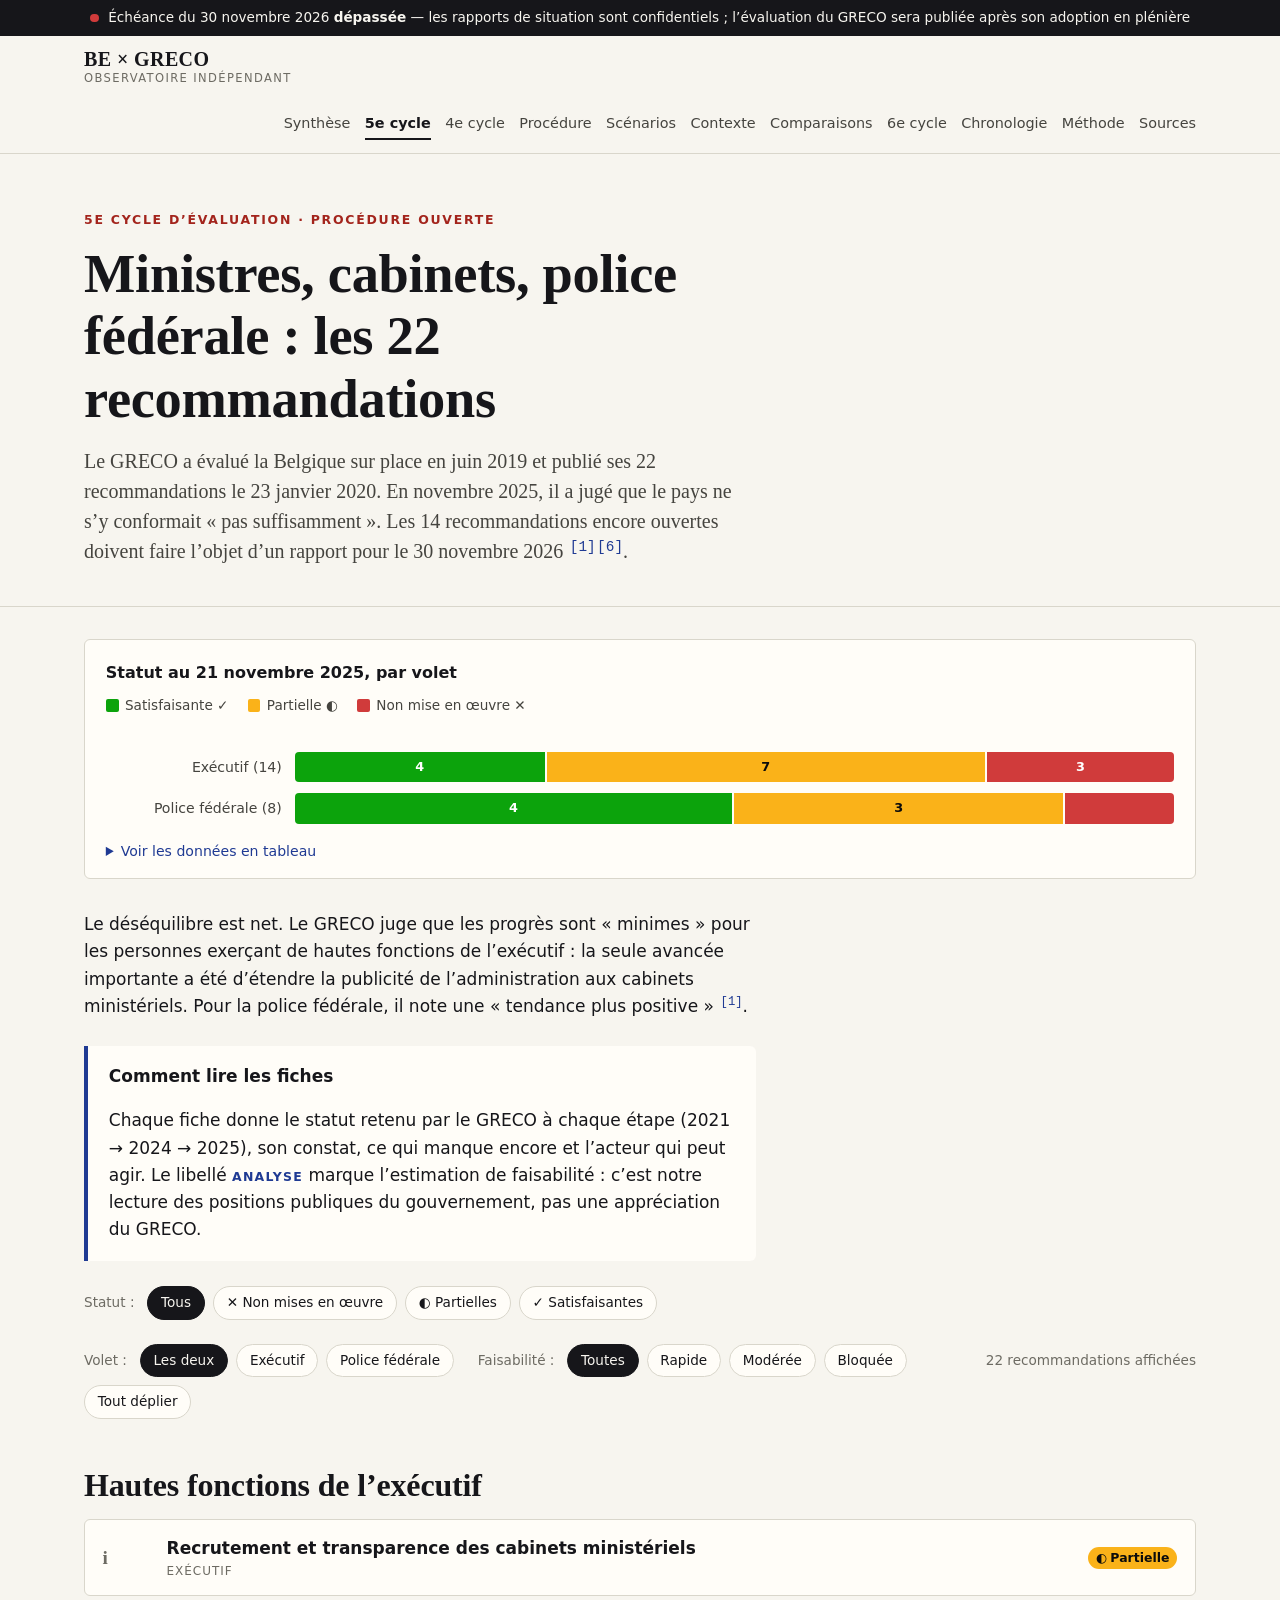
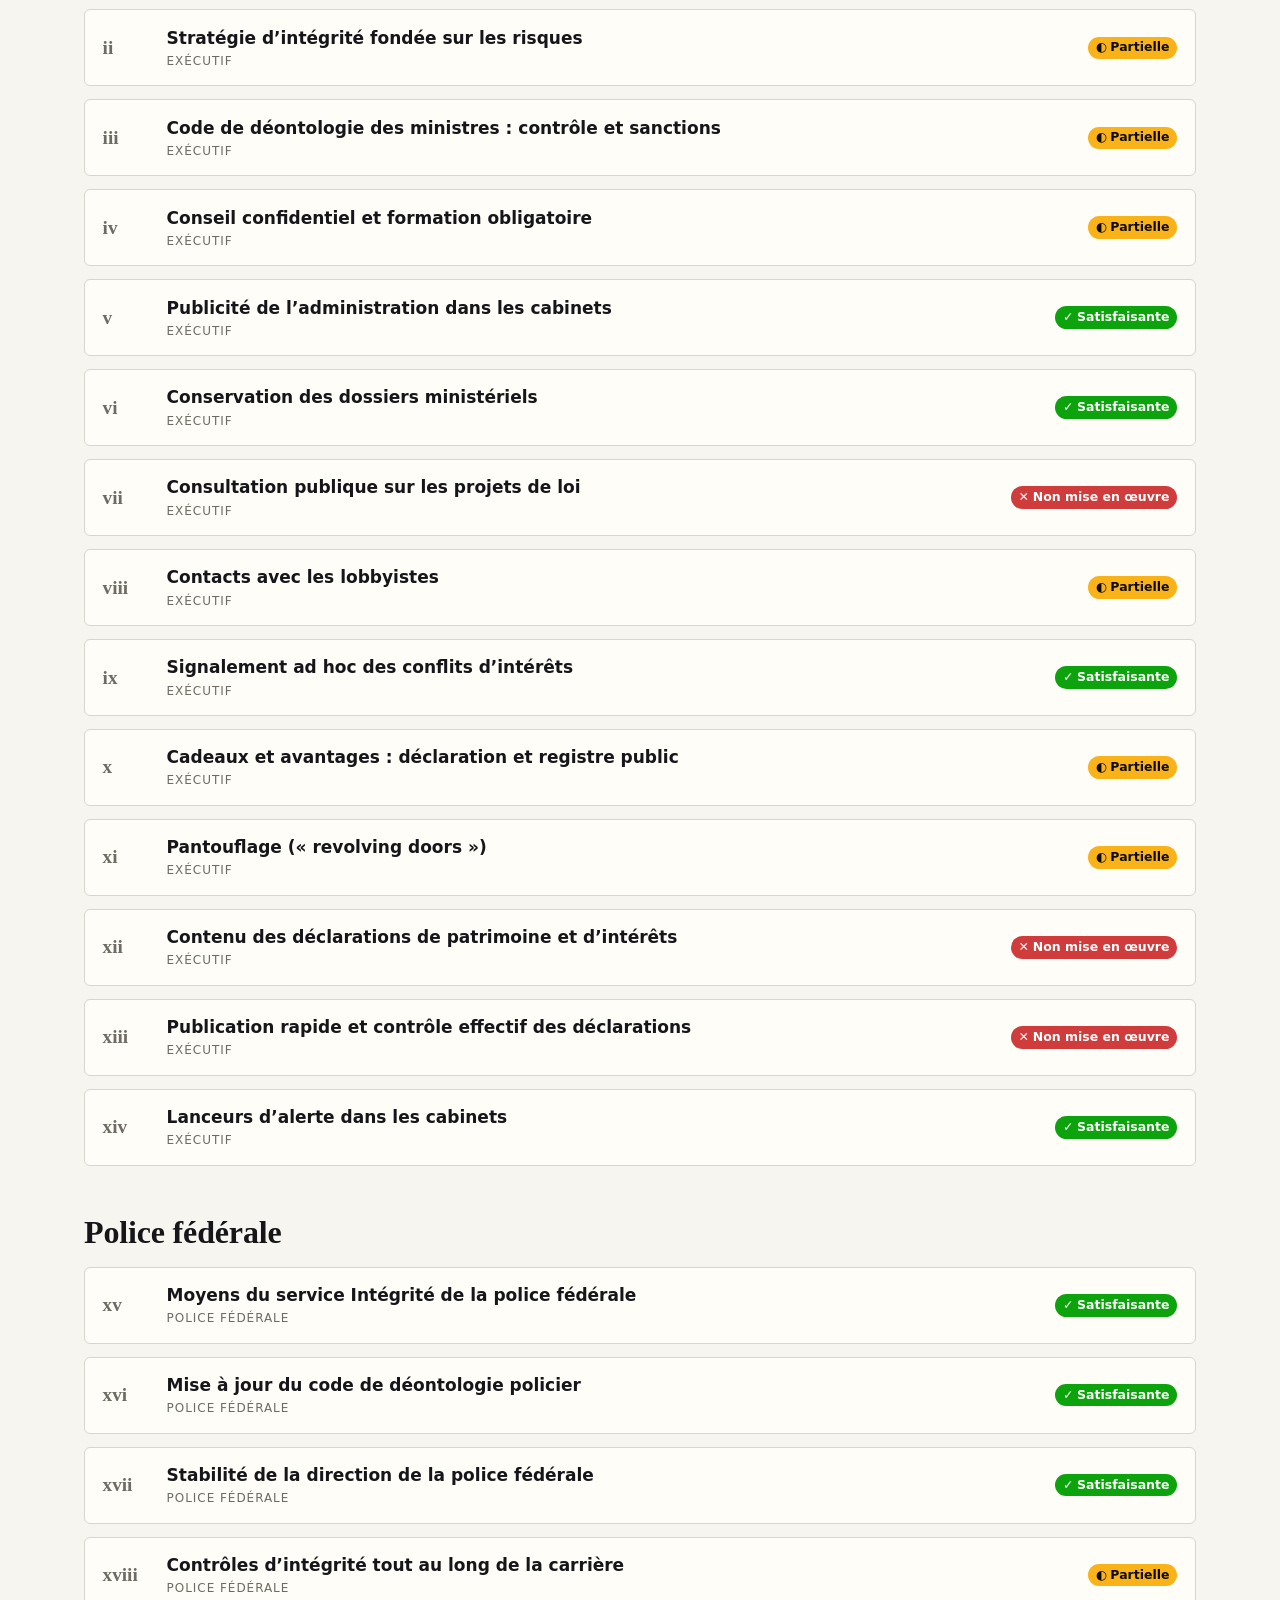
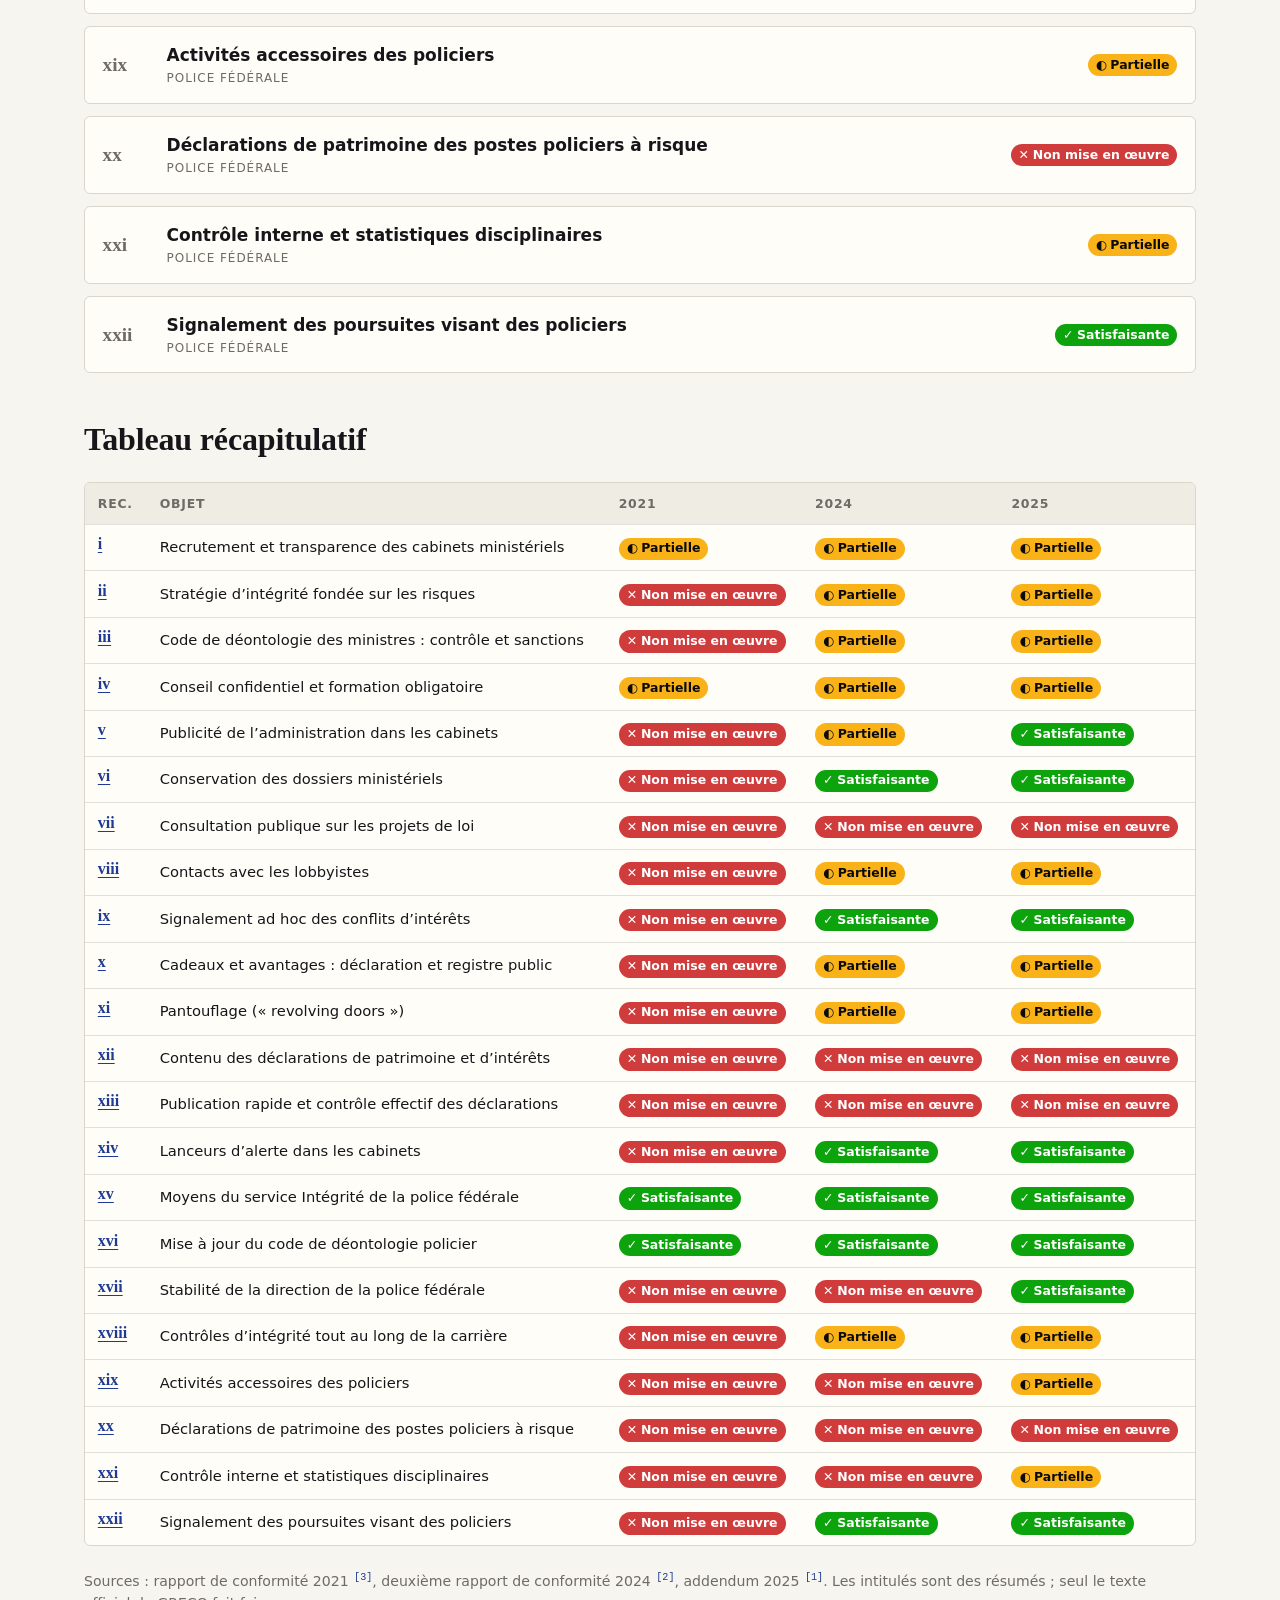
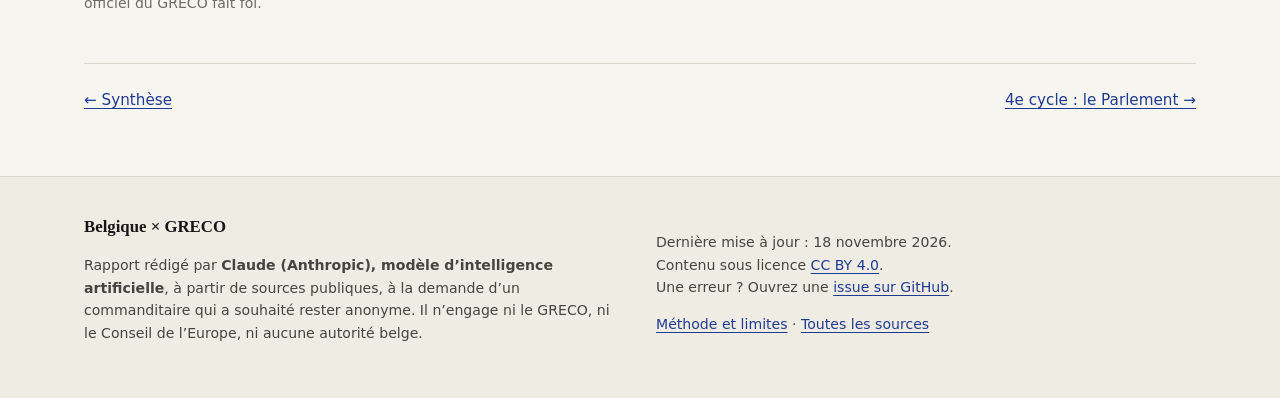
<file: cinquieme-cycle/index.html>
<!doctype html>
<html lang="fr">
<head>
  <meta charset="utf-8">
  <meta name="viewport" content="width=device-width, initial-scale=1">
  <title>5e cycle – exécutif et police fédérale · Belgique × GRECO</title>
  <meta name="description" content="Les 22 recommandations du GRECO sur l’intégrité des ministres, des cabinets et de la police fédérale, une par une, avec leur statut depuis 2021.">
  <meta property="og:title" content="5e cycle – exécutif et police fédérale">
  <meta property="og:description" content="Les 22 recommandations du GRECO sur l’intégrité des ministres, des cabinets et de la police fédérale, une par une, avec leur statut depuis 2021.">
  <meta property="og:type" content="article">
  <meta name="color-scheme" content="light dark">
  <link rel="icon" href="data:image/svg+xml,<svg xmlns='http://www.w3.org/2000/svg' viewBox='0 0 32 32'><rect width='32' height='32' rx='6' fill='%2316161a'/><text x='16' y='22' font-size='16' text-anchor='middle' fill='%23f7f5ef' font-family='Georgia'>§</text></svg>">
  <link rel="stylesheet" href="../assets/style.css">
</head>
<body>
  <a class="skip" href="#contenu">Aller au contenu</a>
  <div class="countdown" data-deadline="2026-11-30T23:59:59+01:00">
    <span class="countdown__dot" aria-hidden="true"></span>
    <span class="countdown__txt">Échéance GRECO : rapport belge attendu pour le <strong>30 novembre 2026</strong></span>
  </div>
  <header class="masthead">
    <div class="wrap masthead__inner">
      <a class="brand" href="../index.html">
        <span class="brand__mark">BE × GRECO</span>
        <span class="brand__sub">Observatoire indépendant</span>
      </a>
      <button class="navtoggle" aria-expanded="false" aria-controls="nav">Menu</button>
      <nav id="nav" class="nav" aria-label="Sections">
        
        
          <a href="../index.html">Synthèse</a>
        
          <a href="../cinquieme-cycle/index.html" aria-current="page">5e cycle</a>
        
          <a href="../quatrieme-cycle/index.html">4e cycle</a>
        
          <a href="../procedure/index.html">Procédure</a>
        
          <a href="../scenarios/index.html">Scénarios</a>
        
          <a href="../contexte/index.html">Contexte</a>
        
          <a href="../comparaisons/index.html">Comparaisons</a>
        
          <a href="../sixieme-cycle/index.html">6e cycle</a>
        
          <a href="../chronologie/index.html">Chronologie</a>
        
          <a href="../methodologie/index.html">Méthode</a>
        
          <a href="../sources/index.html">Sources</a>
        
      </nav>
    </div>
  </header>

  <main id="contenu">
    






<section class="hero">
  <div class="wrap">
    <p class="kicker">5e cycle d’évaluation · procédure ouverte</p>
    <h1>Ministres, cabinets, police fédérale : les 22 recommandations</h1>
    <p class="lede">Le GRECO a évalué la Belgique sur place en juin 2019 et publié ses 22 recommandations le 23 janvier 2020. En novembre 2025, il a jugé que le pays ne s’y conformait « pas suffisamment ». Les 14 recommandations encore ouvertes doivent faire l’objet d’un rapport pour le 30 novembre 2026 <a class="ref" href="../sources/index.html#greco-add5" title="Addendum au Deuxième Rapport de conformité – 5e cycle – Belgique, GrecoRC5(2025)22 (adopté le 21 novembre 2025, publié le 12 décembre 2025)">[1]</a><a class="ref" href="../sources/index.html#greco-dec101" title="Décisions de la 101e réunion plénière du GRECO (Strasbourg, 18-21 novembre 2025)">[6]</a>.</p>
  </div>
</section>

<div class="wrap">
  
<figure class="chart">
  <figcaption class="chart__title">Statut au 21 novembre 2025, par volet</figcaption>
  <ul class="chart__legend" aria-hidden="true">
    <li><span class="sw sw--s"></span>Satisfaisante ✓</li>
    <li><span class="sw sw--p"></span>Partielle ◐</li>
    <li><span class="sw sw--n"></span>Non mise en œuvre ✕</li>
  </ul>
  <div class="bars" aria-hidden="true">
    
    <div class="bars__row">
      <div class="bars__label" style="grid-row: 1; grid-column: 1">Exécutif (14)</div>
      <div class="bars__track" style="grid-row: 1; grid-column: 2">
        
        <span class="bars__seg bars__seg--s" style="flex: 4 1 0" tabindex="0"
              data-tip="Exécutif (14) — Mise en œuvre de manière satisfaisante : 4 / 14 (28,6 %)">
          <span class="bars__val">4</span>
        </span>
        
        <span class="bars__seg bars__seg--p" style="flex: 7 1 0" tabindex="0"
              data-tip="Exécutif (14) — Partiellement mise en œuvre : 7 / 14 (50 %)">
          <span class="bars__val">7</span>
        </span>
        
        <span class="bars__seg bars__seg--n" style="flex: 3 1 0" tabindex="0"
              data-tip="Exécutif (14) — Non mise en œuvre : 3 / 14 (21,4 %)">
          <span class="bars__val">3</span>
        </span>
        
      </div>
    </div>
    
    <div class="bars__row">
      <div class="bars__label" style="grid-row: 2; grid-column: 1">Police fédérale (8)</div>
      <div class="bars__track" style="grid-row: 2; grid-column: 2">
        
        <span class="bars__seg bars__seg--s" style="flex: 4 1 0" tabindex="0"
              data-tip="Police fédérale (8) — Mise en œuvre de manière satisfaisante : 4 / 8 (50 %)">
          <span class="bars__val">4</span>
        </span>
        
        <span class="bars__seg bars__seg--p" style="flex: 3 1 0" tabindex="0"
              data-tip="Police fédérale (8) — Partiellement mise en œuvre : 3 / 8 (37,5 %)">
          <span class="bars__val">3</span>
        </span>
        
        <span class="bars__seg bars__seg--n" style="flex: 1 1 0" tabindex="0"
              data-tip="Police fédérale (8) — Non mise en œuvre : 1 / 8 (12,5 %)">
          
        </span>
        
      </div>
    </div>
    
    
  </div>
  <details class="chart__table">
    <summary>Voir les données en tableau</summary>
    <table id="t-volets">
      <thead><tr><th scope="col">Étape</th><th scope="col">Satisfaisantes</th><th scope="col">Partielles</th><th scope="col">Non mises en œuvre</th><th scope="col">Total</th></tr></thead>
      <tbody><tr><th scope="row">Exécutif (14)</th><td>4</td><td>7</td><td>3</td><td>14</td></tr><tr><th scope="row">Police fédérale (8)</th><td>4</td><td>3</td><td>1</td><td>8</td></tr></tbody>
    </table>
  </details>
</figure>


  <div class="prose">
    <p>Le déséquilibre est net. Le GRECO juge que les progrès sont « minimes » pour les personnes exerçant de hautes fonctions de l’exécutif : la seule avancée importante a été d’étendre la publicité de l’administration aux cabinets ministériels. Pour la police fédérale, il note une « tendance plus positive » <a class="ref" href="../sources/index.html#greco-add5" title="Addendum au Deuxième Rapport de conformité – 5e cycle – Belgique, GrecoRC5(2025)22 (adopté le 21 novembre 2025, publié le 12 décembre 2025)">[1]</a>.</p>
  </div>

  <div class="callout callout--note">
    <p class="callout__title">Comment lire les fiches</p>
    <p>Chaque fiche donne le statut retenu par le GRECO à chaque étape (2021 → 2024 → 2025), son constat, ce qui manque encore et l’acteur qui peut agir. Le libellé <span class="analysis">Analyse</span> marque l’estimation de faisabilité : c’est notre lecture des positions publiques du gouvernement, pas une appréciation du GRECO.</p>
  </div>

  <div class="filters" role="group" aria-label="Filtrer les recommandations">
    <span class="filters__label">Statut :</span>
    <button class="chip" data-filter="statut" data-value="" aria-pressed="true">Tous</button>
    <button class="chip" data-filter="statut" data-value="n" aria-pressed="false">✕ Non mises en œuvre</button>
    <button class="chip" data-filter="statut" data-value="p" aria-pressed="false">◐ Partielles</button>
    <button class="chip" data-filter="statut" data-value="s" aria-pressed="false">✓ Satisfaisantes</button>
  </div>
  <div class="filters" role="group" aria-label="Filtrer par volet et faisabilité">
    <span class="filters__label">Volet :</span>
    <button class="chip" data-filter="volet" data-value="" aria-pressed="true">Les deux</button>
    <button class="chip" data-filter="volet" data-value="executif" aria-pressed="false">Exécutif</button>
    <button class="chip" data-filter="volet" data-value="police" aria-pressed="false">Police fédérale</button>
    <span class="filters__label" style="margin-left:1rem">Faisabilité :</span>
    <button class="chip" data-filter="feas" data-value="" aria-pressed="true">Toutes</button>
    <button class="chip" data-filter="feas" data-value="rapide" aria-pressed="false">Rapide</button>
    <button class="chip" data-filter="feas" data-value="moyen" aria-pressed="false">Modérée</button>
    <button class="chip" data-filter="feas" data-value="bloque" aria-pressed="false">Bloquée</button>
    <span class="filters__count" data-recos-count aria-live="polite"></span>
    <button class="chip" data-expand>Tout déplier</button>
  </div>

  <div data-recos>
    
    <h2 id="executif">Hautes fonctions de l’exécutif</h2>
    
    <details class="reco" id="reco-i" data-statut="p" data-volet="executif" data-feas="bloque">
      <summary>
        <span class="reco__num">i</span>
        <span class="reco__title">Recrutement et transparence des cabinets ministériels<span class="reco__volet">Exécutif</span></span>
        <span class="badge badge--p"><span aria-hidden="true">◐</span> Partielle</span>
      </summary>
      <div class="reco__body">
        <dl>
          <dt>Ce que demande le GRECO</dt>
          <dd>(i) Encadrer les conditions de recrutement direct et d’emploi des membres des organes stratégiques et cabinets au regard des risques d’intégrité et de conflits d’intérêts ; (ii) publier en ligne les noms et fonctions des « collaborateurs de fond ». <span class="muted small">(résumé)</span></dd>
          <dt>Parcours</dt>
          <dd class="trail">
            <span class="trail__step"><span class="muted">2021</span> <span class="badge badge--p"><span aria-hidden="true">◐</span> Partielle</span></span><span class="trail__arrow" aria-hidden="true">→</span><span class="trail__step"><span class="muted">2024</span> <span class="badge badge--p"><span aria-hidden="true">◐</span> Partielle</span></span><span class="trail__arrow" aria-hidden="true">→</span><span class="trail__step"><span class="muted">2025</span> <span class="badge badge--p"><span aria-hidden="true">◐</span> Partielle</span></span>
          </dd>
          <dt>Constat du GRECO et des sources</dt>
          <dd>Le volet publication est réglé (obligation inscrite dans la loi de 1994 modifiée en mai 2024). Le gouvernement maintient en revanche son approche fondée sur la confiance et refuse une procédure formelle de sélection. Pour le GRECO, le caractère « de confiance » n’empêche pas d’encadrer les tâches, les contrôles d’intégrité avant et pendant l’emploi, la transparence des rémunérations et les activités extérieures ; aucun progrès n’est constaté. <a class="ref" href="../sources/index.html#greco-add5" title="Addendum au Deuxième Rapport de conformité – 5e cycle – Belgique, GrecoRC5(2025)22 (adopté le 21 novembre 2025, publié le 12 décembre 2025)">[1]</a><a class="ref" href="../sources/index.html#greco-rc5-1" title="Rapport de conformité – 5e cycle – Belgique (adopté le 3 décembre 2021, publié le 21 janvier 2022)">[3]</a></dd>
          
          <dt>Ce qui manque</dt>
          <dd>Règles sur les tâches, le contrôle d’intégrité à l’embauche et en cours d’emploi, la rémunération et les activités accessoires des membres de cabinet.</dd>
          <dt>Qui peut agir</dt>
          <dd>Gouvernement fédéral</dd>
          <dt><span class="analysis">Analyse</span> Faisabilité avant le prochain examen</dt>
          <dd><span class="feas feas--bloque">Bloquée politiquement</span> Le gouvernement a explicitement choisi de ne pas encadrer davantage le recrutement.</dd>
          
        </dl>
      </div>
    </details>
    
    
    
    <details class="reco" id="reco-ii" data-statut="p" data-volet="executif" data-feas="moyen">
      <summary>
        <span class="reco__num">ii</span>
        <span class="reco__title">Stratégie d’intégrité fondée sur les risques<span class="reco__volet">Exécutif</span></span>
        <span class="badge badge--p"><span aria-hidden="true">◐</span> Partielle</span>
      </summary>
      <div class="reco__body">
        <dl>
          <dt>Ce que demande le GRECO</dt>
          <dd>Élaborer une stratégie coordonnée de promotion de l’intégrité des personnes exerçant de hautes fonctions de l’exécutif (PHFE), fondée sur une analyse des risques. <span class="muted small">(résumé)</span></dd>
          <dt>Parcours</dt>
          <dd class="trail">
            <span class="trail__step"><span class="muted">2021</span> <span class="badge badge--n"><span aria-hidden="true">✕</span> Non mise en œuvre</span></span><span class="trail__arrow" aria-hidden="true">→</span><span class="trail__step"><span class="muted">2024</span> <span class="badge badge--p"><span aria-hidden="true">◐</span> Partielle</span></span><span class="trail__arrow" aria-hidden="true">→</span><span class="trail__step"><span class="muted">2025</span> <span class="badge badge--p"><span aria-hidden="true">◐</span> Partielle</span></span>
          </dd>
          <dt>Constat du GRECO et des sources</dt>
          <dd>Un modèle (« template ») d’intégrité a été adopté par arrêté ministériel du 29 avril 2024 et la Belgique a participé à un projet de l’OCDE clôturé en mai 2025. Le GRECO juge l’outil positif mais ne voit pas d’analyse des risques ni de stratégie visant spécifiquement les ministres et leurs cabinets. <a class="ref" href="../sources/index.html#greco-add5" title="Addendum au Deuxième Rapport de conformité – 5e cycle – Belgique, GrecoRC5(2025)22 (adopté le 21 novembre 2025, publié le 12 décembre 2025)">[1]</a></dd>
          
          <dt>Ce qui manque</dt>
          <dd>Une analyse des risques et une stratégie ciblant explicitement ministres et cabinets.</dd>
          <dt>Qui peut agir</dt>
          <dd>Gouvernement fédéral (SPF BOSA, Bureau d’intégrité)</dd>
          <dt><span class="analysis">Analyse</span> Faisabilité avant le prochain examen</dt>
          <dd><span class="feas feas--moyen">Effort modéré</span> Travail administratif : la base méthodologique existe déjà.</dd>
          
        </dl>
      </div>
    </details>
    
    
    
    <details class="reco" id="reco-iii" data-statut="p" data-volet="executif" data-feas="moyen">
      <summary>
        <span class="reco__num">iii</span>
        <span class="reco__title">Code de déontologie des ministres : contrôle et sanctions<span class="reco__volet">Exécutif</span></span>
        <span class="badge badge--p"><span aria-hidden="true">◐</span> Partielle</span>
      </summary>
      <div class="reco__body">
        <dl>
          <dt>Ce que demande le GRECO</dt>
          <dd>(i) Adopter un code de déontologie pour les ministres et un cadre clair et harmonisé pour les membres des cabinets ; (ii) l’assortir d’un mécanisme de supervision et de sanctions. <span class="muted small">(résumé)</span></dd>
          <dt>Parcours</dt>
          <dd class="trail">
            <span class="trail__step"><span class="muted">2021</span> <span class="badge badge--n"><span aria-hidden="true">✕</span> Non mise en œuvre</span></span><span class="trail__arrow" aria-hidden="true">→</span><span class="trail__step"><span class="muted">2024</span> <span class="badge badge--p"><span aria-hidden="true">◐</span> Partielle</span></span><span class="trail__arrow" aria-hidden="true">→</span><span class="trail__step"><span class="muted">2025</span> <span class="badge badge--p"><span aria-hidden="true">◐</span> Partielle</span></span>
          </dd>
          <dt>Constat du GRECO et des sources</dt>
          <dd>Le code existe (volet i réglé), mais rien sur le volet ii. Les autorités invoquent le contrôle politique du Premier ministre et du Parlement, que le GRECO ne considère pas comme un mécanisme de sanction. Le gouvernement dit qu’il « examinera » la question lors d’une actualisation du code. <a class="ref" href="../sources/index.html#greco-add5" title="Addendum au Deuxième Rapport de conformité – 5e cycle – Belgique, GrecoRC5(2025)22 (adopté le 21 novembre 2025, publié le 12 décembre 2025)">[1]</a></dd>
          
          <dt>Ce qui manque</dt>
          <dd>Un mécanisme de supervision et de sanction, couvrant aussi les membres de cabinet.</dd>
          <dt>Qui peut agir</dt>
          <dd>Gouvernement fédéral</dd>
          <dt><span class="analysis">Analyse</span> Faisabilité avant le prochain examen</dt>
          <dd><span class="feas feas--moyen">Effort modéré</span> Une révision du code est annoncée ; tout dépend de son contenu.</dd>
          
        </dl>
      </div>
    </details>
    
    
    
    <details class="reco" id="reco-iv" data-statut="p" data-volet="executif" data-feas="rapide">
      <summary>
        <span class="reco__num">iv</span>
        <span class="reco__title">Conseil confidentiel et formation obligatoire<span class="reco__volet">Exécutif</span></span>
        <span class="badge badge--p"><span aria-hidden="true">◐</span> Partielle</span>
      </summary>
      <div class="reco__body">
        <dl>
          <dt>Ce que demande le GRECO</dt>
          <dd>(i) Garantir à toutes les PHFE l’accès à la sensibilisation et à un conseil confidentiel en matière d’intégrité ; (ii) imposer une formation à la prise de fonction puis à intervalles réguliers. <span class="muted small">(résumé)</span></dd>
          <dt>Parcours</dt>
          <dd class="trail">
            <span class="trail__step"><span class="muted">2021</span> <span class="badge badge--p"><span aria-hidden="true">◐</span> Partielle</span></span><span class="trail__arrow" aria-hidden="true">→</span><span class="trail__step"><span class="muted">2024</span> <span class="badge badge--p"><span aria-hidden="true">◐</span> Partielle</span></span><span class="trail__arrow" aria-hidden="true">→</span><span class="trail__step"><span class="muted">2025</span> <span class="badge badge--p"><span aria-hidden="true">◐</span> Partielle</span></span>
          </dd>
          <dt>Constat du GRECO et des sources</dt>
          <dd>Le conseil confidentiel existe (via la Commission fédérale de déontologie). Mais les formations du Bureau d’intégrité ne sont pas obligatoires, et le module d’accueil pour les cabinets, en cours de finalisation, ne s’accompagne d’aucune obligation. Le GRECO note que la formation n’est « ni effective ni obligatoire » et ne vise pas les ministres eux-mêmes. <a class="ref" href="../sources/index.html#greco-add5" title="Addendum au Deuxième Rapport de conformité – 5e cycle – Belgique, GrecoRC5(2025)22 (adopté le 21 novembre 2025, publié le 12 décembre 2025)">[1]</a></dd>
          
          <dt>Ce qui manque</dt>
          <dd>Une obligation de formation, y compris pour les ministres, effectivement suivie.</dd>
          <dt>Qui peut agir</dt>
          <dd>Gouvernement fédéral</dd>
          <dt><span class="analysis">Analyse</span> Faisabilité avant le prochain examen</dt>
          <dd><span class="feas feas--rapide">Atteignable rapidement</span> Une décision du Conseil des ministres suffirait ; le module existe.</dd>
          
        </dl>
      </div>
    </details>
    
    
    
    <details class="reco" id="reco-v" data-statut="s" data-volet="executif" data-feas="fait">
      <summary>
        <span class="reco__num">v</span>
        <span class="reco__title">Publicité de l’administration dans les cabinets<span class="reco__volet">Exécutif</span></span>
        <span class="badge badge--s"><span aria-hidden="true">✓</span> Satisfaisante</span>
      </summary>
      <div class="reco__body">
        <dl>
          <dt>Ce que demande le GRECO</dt>
          <dd>Assujettir clairement les organes stratégiques et cabinets ministériels à la loi relative à la publicité de l’administration. <span class="muted small">(résumé)</span></dd>
          <dt>Parcours</dt>
          <dd class="trail">
            <span class="trail__step"><span class="muted">2021</span> <span class="badge badge--n"><span aria-hidden="true">✕</span> Non mise en œuvre</span></span><span class="trail__arrow" aria-hidden="true">→</span><span class="trail__step"><span class="muted">2024</span> <span class="badge badge--p"><span aria-hidden="true">◐</span> Partielle</span></span><span class="trail__arrow" aria-hidden="true">→</span><span class="trail__step"><span class="muted">2025</span> <span class="badge badge--s"><span aria-hidden="true">✓</span> Satisfaisante</span></span>
          </dd>
          <dt>Constat du GRECO et des sources</dt>
          <dd>Clôturée en novembre 2025 : la loi du 12 mai 2024 a modifié la loi de 1994 pour inclure les organes stratégiques. La Chambre a aussi approuvé l’assentiment à la Convention du Conseil de l’Europe sur l’accès aux documents publics (Tromsø) — mais, selon la Commission européenne, la loi n’a pas été publiée et la Région wallonne n’a pas encore légiféré. <a class="ref" href="../sources/index.html#greco-add5" title="Addendum au Deuxième Rapport de conformité – 5e cycle – Belgique, GrecoRC5(2025)22 (adopté le 21 novembre 2025, publié le 12 décembre 2025)">[1]</a><a class="ref" href="../sources/index.html#ec-rol2026" title="Commission européenne – Rapport 2026 sur l’état de droit, chapitre Belgique, SWD(2026) 901 (17 juillet 2026)">[19]</a></dd>
          
        </dl>
      </div>
    </details>
    
    
    
    <details class="reco" id="reco-vi" data-statut="s" data-volet="executif" data-feas="fait">
      <summary>
        <span class="reco__num">vi</span>
        <span class="reco__title">Conservation des dossiers ministériels<span class="reco__volet">Exécutif</span></span>
        <span class="badge badge--s"><span aria-hidden="true">✓</span> Satisfaisante</span>
      </summary>
      <div class="reco__body">
        <dl>
          <dt>Ce que demande le GRECO</dt>
          <dd>Veiller à ce que les documents produits par le gouvernement, les ministres et leurs cabinets soient conservés et restent accessibles à leurs successeurs. <span class="muted small">(résumé)</span></dd>
          <dt>Parcours</dt>
          <dd class="trail">
            <span class="trail__step"><span class="muted">2021</span> <span class="badge badge--n"><span aria-hidden="true">✕</span> Non mise en œuvre</span></span><span class="trail__arrow" aria-hidden="true">→</span><span class="trail__step"><span class="muted">2024</span> <span class="badge badge--s"><span aria-hidden="true">✓</span> Satisfaisante</span></span><span class="trail__arrow" aria-hidden="true">→</span><span class="trail__step"><span class="muted">2025</span> <span class="badge badge--s"><span aria-hidden="true">✓</span> Satisfaisante</span></span>
          </dd>
          <dt>Constat du GRECO et des sources</dt>
          <dd>Clôturée en mars 2024 grâce au code de conduite de juin 2023 (tenue des dossiers) et à une décision ministérielle de 2007 sur l’archivage. <a class="ref" href="../sources/index.html#greco-rc5-2" title="Deuxième Rapport de conformité – 5e cycle – Belgique, GrecoRC5(2024)3 (adopté le 22 mars 2024, publié le 7 mai 2024)">[2]</a></dd>
          
        </dl>
      </div>
    </details>
    
    
    
    <details class="reco" id="reco-vii" data-statut="n" data-volet="executif" data-feas="bloque">
      <summary>
        <span class="reco__num">vii</span>
        <span class="reco__title">Consultation publique sur les projets de loi<span class="reco__volet">Exécutif</span></span>
        <span class="badge badge--n"><span aria-hidden="true">✕</span> Non mise en œuvre</span>
      </summary>
      <div class="reco__body">
        <dl>
          <dt>Ce que demande le GRECO</dt>
          <dd>(i) Assurer une consultation publique adéquate sur les projets de loi du gouvernement ; (ii) publier en ligne les résultats en temps utile et de façon accessible. <span class="muted small">(résumé)</span></dd>
          <dt>Parcours</dt>
          <dd class="trail">
            <span class="trail__step"><span class="muted">2021</span> <span class="badge badge--n"><span aria-hidden="true">✕</span> Non mise en œuvre</span></span><span class="trail__arrow" aria-hidden="true">→</span><span class="trail__step"><span class="muted">2024</span> <span class="badge badge--n"><span aria-hidden="true">✕</span> Non mise en œuvre</span></span><span class="trail__arrow" aria-hidden="true">→</span><span class="trail__step"><span class="muted">2025</span> <span class="badge badge--n"><span aria-hidden="true">✕</span> Non mise en œuvre</span></span>
          </dd>
          <dt>Constat du GRECO et des sources</dt>
          <dd>Toujours non mise en œuvre. Les consultations ont lieu « au besoin » ; le gouvernement estime qu’une politique générale stricte n’est pas nécessaire. Le GRECO regrette une consultation discrétionnaire et imprévisible. <a class="ref" href="../sources/index.html#greco-add5" title="Addendum au Deuxième Rapport de conformité – 5e cycle – Belgique, GrecoRC5(2025)22 (adopté le 21 novembre 2025, publié le 12 décembre 2025)">[1]</a></dd>
          
          <dt>Ce qui manque</dt>
          <dd>Une règle générale de consultation et la publication des résultats.</dd>
          <dt>Qui peut agir</dt>
          <dd>Gouvernement fédéral</dd>
          <dt><span class="analysis">Analyse</span> Faisabilité avant le prochain examen</dt>
          <dd><span class="feas feas--bloque">Bloquée politiquement</span> Refus explicite du gouvernement.</dd>
          
        </dl>
      </div>
    </details>
    
    
    
    <details class="reco" id="reco-viii" data-statut="p" data-volet="executif" data-feas="bloque">
      <summary>
        <span class="reco__num">viii</span>
        <span class="reco__title">Contacts avec les lobbyistes<span class="reco__volet">Exécutif</span></span>
        <span class="badge badge--p"><span aria-hidden="true">◐</span> Partielle</span>
      </summary>
      <div class="reco__body">
        <dl>
          <dt>Ce que demande le GRECO</dt>
          <dd>(i) Fixer des règles sur la manière dont les PHFE gèrent leurs contacts avec les lobbyistes et les tiers ; (ii) rendre ces contacts transparents (identité des interlocuteurs, objet). <span class="muted small">(résumé)</span></dd>
          <dt>Parcours</dt>
          <dd class="trail">
            <span class="trail__step"><span class="muted">2021</span> <span class="badge badge--n"><span aria-hidden="true">✕</span> Non mise en œuvre</span></span><span class="trail__arrow" aria-hidden="true">→</span><span class="trail__step"><span class="muted">2024</span> <span class="badge badge--p"><span aria-hidden="true">◐</span> Partielle</span></span><span class="trail__arrow" aria-hidden="true">→</span><span class="trail__step"><span class="muted">2025</span> <span class="badge badge--p"><span aria-hidden="true">◐</span> Partielle</span></span>
          </dd>
          <dt>Constat du GRECO et des sources</dt>
          <dd>Le gouvernement « évalue encore » la nécessité de renforcer le cadre. Le GRECO relève que les codes ne contiennent aucune disposition spécifique et réclame un système complet couvrant lobbyistes et cabinets. En juin 2026, la commission Constitution de la Chambre a rejeté (9 voix contre 3) une proposition qui aurait étendu le registre des lobbies au gouvernement fédéral. <a class="ref" href="../sources/index.html#greco-add5" title="Addendum au Deuxième Rapport de conformité – 5e cycle – Belgique, GrecoRC5(2025)22 (adopté le 21 novembre 2025, publié le 12 décembre 2025)">[1]</a><a class="ref" href="../sources/index.html#chambre-0119" title="Chambre – Rapport de commission sur la proposition de loi instaurant un registre de transparence obligatoire, DOC 56 0119/005 (17 juin 2026)">[25]</a><a class="ref" href="../sources/index.html#ec-rol2026" title="Commission européenne – Rapport 2026 sur l’état de droit, chapitre Belgique, SWD(2026) 901 (17 juillet 2026)">[19]</a></dd>
          
          <dt>Ce qui manque</dt>
          <dd>Un registre de transparence couvrant ministres et cabinets, et la publication des contacts.</dd>
          <dt>Qui peut agir</dt>
          <dd>Gouvernement fédéral et Chambre</dd>
          <dt><span class="analysis">Analyse</span> Faisabilité avant le prochain examen</dt>
          <dd><span class="feas feas--bloque">Bloquée politiquement</span> Proposition de loi rejetée par la majorité en juin 2026 ; pas de consensus selon la Commission européenne.</dd>
          
        </dl>
      </div>
    </details>
    
    
    
    <details class="reco" id="reco-ix" data-statut="s" data-volet="executif" data-feas="fait">
      <summary>
        <span class="reco__num">ix</span>
        <span class="reco__title">Signalement ad hoc des conflits d’intérêts<span class="reco__volet">Exécutif</span></span>
        <span class="badge badge--s"><span aria-hidden="true">✓</span> Satisfaisante</span>
      </summary>
      <div class="reco__body">
        <dl>
          <dt>Ce que demande le GRECO</dt>
          <dd>Instaurer une obligation de signalement ad hoc lorsqu’un intérêt privé entre en conflit avec les fonctions officielles. <span class="muted small">(résumé)</span></dd>
          <dt>Parcours</dt>
          <dd class="trail">
            <span class="trail__step"><span class="muted">2021</span> <span class="badge badge--n"><span aria-hidden="true">✕</span> Non mise en œuvre</span></span><span class="trail__arrow" aria-hidden="true">→</span><span class="trail__step"><span class="muted">2024</span> <span class="badge badge--s"><span aria-hidden="true">✓</span> Satisfaisante</span></span><span class="trail__arrow" aria-hidden="true">→</span><span class="trail__step"><span class="muted">2025</span> <span class="badge badge--s"><span aria-hidden="true">✓</span> Satisfaisante</span></span>
          </dd>
          <dt>Constat du GRECO et des sources</dt>
          <dd>Clôturée en mars 2024 : ministres et membres de cabinet sont désormais couverts par les codes de conduite pertinents. <a class="ref" href="../sources/index.html#greco-rc5-2" title="Deuxième Rapport de conformité – 5e cycle – Belgique, GrecoRC5(2024)3 (adopté le 22 mars 2024, publié le 7 mai 2024)">[2]</a></dd>
          
        </dl>
      </div>
    </details>
    
    
    
    <details class="reco" id="reco-x" data-statut="p" data-volet="executif" data-feas="rapide">
      <summary>
        <span class="reco__num">x</span>
        <span class="reco__title">Cadeaux et avantages : déclaration et registre public<span class="reco__volet">Exécutif</span></span>
        <span class="badge badge--p"><span aria-hidden="true">◐</span> Partielle</span>
      </summary>
      <div class="reco__body">
        <dl>
          <dt>Ce que demande le GRECO</dt>
          <dd>Établir des règles complètes sur les cadeaux et avantages pour les PHFE, avec obligation de déclaration et information du public. <span class="muted small">(résumé)</span></dd>
          <dt>Parcours</dt>
          <dd class="trail">
            <span class="trail__step"><span class="muted">2021</span> <span class="badge badge--n"><span aria-hidden="true">✕</span> Non mise en œuvre</span></span><span class="trail__arrow" aria-hidden="true">→</span><span class="trail__step"><span class="muted">2024</span> <span class="badge badge--p"><span aria-hidden="true">◐</span> Partielle</span></span><span class="trail__arrow" aria-hidden="true">→</span><span class="trail__step"><span class="muted">2025</span> <span class="badge badge--p"><span aria-hidden="true">◐</span> Partielle</span></span>
          </dd>
          <dt>Constat du GRECO et des sources</dt>
          <dd>Le gouvernement « examinera » comment un registre des cadeaux pourrait être mis en œuvre de façon pratique et visible. Le GRECO prend acte de l’intention mais ne constate aucune étape concrète. <a class="ref" href="../sources/index.html#greco-add5" title="Addendum au Deuxième Rapport de conformité – 5e cycle – Belgique, GrecoRC5(2025)22 (adopté le 21 novembre 2025, publié le 12 décembre 2025)">[1]</a></dd>
          
          <dt>Ce qui manque</dt>
          <dd>Un registre public des cadeaux reçus par ministres et membres de cabinet.</dd>
          <dt>Qui peut agir</dt>
          <dd>Gouvernement fédéral</dd>
          <dt><span class="analysis">Analyse</span> Faisabilité avant le prochain examen</dt>
          <dd><span class="feas feas--rapide">Atteignable rapidement</span> Intention déjà affichée ; un registre en ligne est un outil simple.</dd>
          
        </dl>
      </div>
    </details>
    
    
    
    <details class="reco" id="reco-xi" data-statut="p" data-volet="executif" data-feas="bloque">
      <summary>
        <span class="reco__num">xi</span>
        <span class="reco__title">Pantouflage (« revolving doors »)<span class="reco__volet">Exécutif</span></span>
        <span class="badge badge--p"><span aria-hidden="true">◐</span> Partielle</span>
      </summary>
      <div class="reco__body">
        <dl>
          <dt>Ce que demande le GRECO</dt>
          <dd>(i) Imposer, pendant une période donnée, la notification de toute nouvelle activité professionnelle à un organe compétent ; (ii) encadrer ou interdire les activités pouvant créer un conflit avec les anciennes fonctions. <span class="muted small">(résumé)</span></dd>
          <dt>Parcours</dt>
          <dd class="trail">
            <span class="trail__step"><span class="muted">2021</span> <span class="badge badge--n"><span aria-hidden="true">✕</span> Non mise en œuvre</span></span><span class="trail__arrow" aria-hidden="true">→</span><span class="trail__step"><span class="muted">2024</span> <span class="badge badge--p"><span aria-hidden="true">◐</span> Partielle</span></span><span class="trail__arrow" aria-hidden="true">→</span><span class="trail__step"><span class="muted">2025</span> <span class="badge badge--p"><span aria-hidden="true">◐</span> Partielle</span></span>
          </dd>
          <dt>Constat du GRECO et des sources</dt>
          <dd>Aucun progrès. Aucune notification ni contrôle préalable n’est exigé ; le gouvernement juge suffisants le contrôle politique et la responsabilité parlementaire. Le GRECO rappelle que l’interdiction de cinq ans de la loi de 1931 ne vise que les sociétés concessionnaires de l’État et demande d’en étendre la portée. La Commission européenne constate elle aussi l’absence de progrès en 2026. <a class="ref" href="../sources/index.html#greco-add5" title="Addendum au Deuxième Rapport de conformité – 5e cycle – Belgique, GrecoRC5(2025)22 (adopté le 21 novembre 2025, publié le 12 décembre 2025)">[1]</a><a class="ref" href="../sources/index.html#ec-rol2026-reco" title="Commission européenne – Rapport 2026 sur l’état de droit, annexe des recommandations, COM(2026) 900 (17 juillet 2026)">[20]</a></dd>
          
          <dt>Ce qui manque</dt>
          <dd>Un délai de viduité et un contrôle des reconversions des ministres et membres de cabinet.</dd>
          <dt>Qui peut agir</dt>
          <dd>Gouvernement fédéral et Parlement (loi)</dd>
          <dt><span class="analysis">Analyse</span> Faisabilité avant le prochain examen</dt>
          <dd><span class="feas feas--bloque">Bloquée politiquement</span> Refus explicite du gouvernement.</dd>
          
        </dl>
      </div>
    </details>
    
    
    
    <details class="reco" id="reco-xii" data-statut="n" data-volet="executif" data-feas="bloque">
      <summary>
        <span class="reco__num">xii</span>
        <span class="reco__title">Contenu des déclarations de patrimoine et d’intérêts<span class="reco__volet">Exécutif</span></span>
        <span class="badge badge--n"><span aria-hidden="true">✕</span> Non mise en œuvre</span>
      </summary>
      <div class="reco__body">
        <dl>
          <dt>Ce que demande le GRECO</dt>
          <dd>Élargir les déclarations publiées (actifs, passif, activités antérieures et accessoires) et envisager d’y inclure conjoints et personnes à charge (sans nécessairement publier ces dernières informations). <span class="muted small">(résumé)</span></dd>
          <dt>Parcours</dt>
          <dd class="trail">
            <span class="trail__step"><span class="muted">2021</span> <span class="badge badge--n"><span aria-hidden="true">✕</span> Non mise en œuvre</span></span><span class="trail__arrow" aria-hidden="true">→</span><span class="trail__step"><span class="muted">2024</span> <span class="badge badge--n"><span aria-hidden="true">✕</span> Non mise en œuvre</span></span><span class="trail__arrow" aria-hidden="true">→</span><span class="trail__step"><span class="muted">2025</span> <span class="badge badge--n"><span aria-hidden="true">✕</span> Non mise en œuvre</span></span>
          </dd>
          <dt>Constat du GRECO et des sources</dt>
          <dd>Toujours non mise en œuvre. Les autorités estiment que le système actuel équilibre transparence et vie privée et ne prévoient aucun changement. Le GRECO « regrette profondément » cette absence de mesures, qui renvoie à des lacunes déjà pointées en 2014. <a class="ref" href="../sources/index.html#greco-add5" title="Addendum au Deuxième Rapport de conformité – 5e cycle – Belgique, GrecoRC5(2025)22 (adopté le 21 novembre 2025, publié le 12 décembre 2025)">[1]</a><a class="ref" href="../sources/index.html#ec-rol2026" title="Commission européenne – Rapport 2026 sur l’état de droit, chapitre Belgique, SWD(2026) 901 (17 juillet 2026)">[19]</a></dd>
          
          <dt>Ce qui manque</dt>
          <dd>Des déclarations complètes, chiffrées et publiques.</dd>
          <dt>Qui peut agir</dt>
          <dd>Parlement (loi) et gouvernement</dd>
          <dt><span class="analysis">Analyse</span> Faisabilité avant le prochain examen</dt>
          <dd><span class="feas feas--bloque">Bloquée politiquement</span> « Aucun changement prévu » selon les autorités ; aucun plan selon la Commission européenne.</dd>
          
        </dl>
      </div>
    </details>
    
    
    
    <details class="reco" id="reco-xiii" data-statut="n" data-volet="executif" data-feas="bloque">
      <summary>
        <span class="reco__num">xiii</span>
        <span class="reco__title">Publication rapide et contrôle effectif des déclarations<span class="reco__volet">Exécutif</span></span>
        <span class="badge badge--n"><span aria-hidden="true">✕</span> Non mise en œuvre</span>
      </summary>
      <div class="reco__body">
        <dl>
          <dt>Ce que demande le GRECO</dt>
          <dd>Remanier le système de déclaration et de contrôle afin de permettre une publication plus rapide et un contrôle proactif et effectif. <span class="muted small">(résumé)</span></dd>
          <dt>Parcours</dt>
          <dd class="trail">
            <span class="trail__step"><span class="muted">2021</span> <span class="badge badge--n"><span aria-hidden="true">✕</span> Non mise en œuvre</span></span><span class="trail__arrow" aria-hidden="true">→</span><span class="trail__step"><span class="muted">2024</span> <span class="badge badge--n"><span aria-hidden="true">✕</span> Non mise en œuvre</span></span><span class="trail__arrow" aria-hidden="true">→</span><span class="trail__step"><span class="muted">2025</span> <span class="badge badge--n"><span aria-hidden="true">✕</span> Non mise en œuvre</span></span>
          </dd>
          <dt>Constat du GRECO et des sources</dt>
          <dd>Toujours non mise en œuvre, mêmes motifs que la recommandation xii. Les déclarations de patrimoine sont déposées sous pli fermé à la Cour des comptes et ne sont accessibles qu’à un juge d’instruction dans le cadre d’une enquête pénale : leur exactitude relève de la seule responsabilité du déclarant. <a class="ref" href="../sources/index.html#greco-add5" title="Addendum au Deuxième Rapport de conformité – 5e cycle – Belgique, GrecoRC5(2025)22 (adopté le 21 novembre 2025, publié le 12 décembre 2025)">[1]</a><a class="ref" href="../sources/index.html#ec-rol2026" title="Commission européenne – Rapport 2026 sur l’état de droit, chapitre Belgique, SWD(2026) 901 (17 juillet 2026)">[19]</a></dd>
          
          <dt>Ce qui manque</dt>
          <dd>Un organe qui vérifie réellement les déclarations.</dd>
          <dt>Qui peut agir</dt>
          <dd>Parlement (loi)</dd>
          <dt><span class="analysis">Analyse</span> Faisabilité avant le prochain examen</dt>
          <dd><span class="feas feas--bloque">Bloquée politiquement</span> Aucun plan gouvernemental ni parlementaire selon la Commission européenne (2026).</dd>
          
        </dl>
      </div>
    </details>
    
    
    
    <details class="reco" id="reco-xiv" data-statut="s" data-volet="executif" data-feas="fait">
      <summary>
        <span class="reco__num">xiv</span>
        <span class="reco__title">Lanceurs d’alerte dans les cabinets<span class="reco__volet">Exécutif</span></span>
        <span class="badge badge--s"><span aria-hidden="true">✓</span> Satisfaisante</span>
      </summary>
      <div class="reco__body">
        <dl>
          <dt>Ce que demande le GRECO</dt>
          <dd>Étendre la législation sur les lanceurs d’alerte des autorités administratives fédérales aux organes stratégiques et cabinets. <span class="muted small">(résumé)</span></dd>
          <dt>Parcours</dt>
          <dd class="trail">
            <span class="trail__step"><span class="muted">2021</span> <span class="badge badge--n"><span aria-hidden="true">✕</span> Non mise en œuvre</span></span><span class="trail__arrow" aria-hidden="true">→</span><span class="trail__step"><span class="muted">2024</span> <span class="badge badge--s"><span aria-hidden="true">✓</span> Satisfaisante</span></span><span class="trail__arrow" aria-hidden="true">→</span><span class="trail__step"><span class="muted">2025</span> <span class="badge badge--s"><span aria-hidden="true">✓</span> Satisfaisante</span></span>
          </dd>
          <dt>Constat du GRECO et des sources</dt>
          <dd>Clôturée en mars 2024 grâce à la loi du 8 décembre 2022 (transposition de la directive (UE) 2019/1937), qui inclut les membres de cabinet. <a class="ref" href="../sources/index.html#greco-rc5-2" title="Deuxième Rapport de conformité – 5e cycle – Belgique, GrecoRC5(2024)3 (adopté le 22 mars 2024, publié le 7 mai 2024)">[2]</a></dd>
          
        </dl>
      </div>
    </details>
    
    
    <h2 id="police">Police fédérale</h2>
    <details class="reco" id="reco-xv" data-statut="s" data-volet="police" data-feas="fait">
      <summary>
        <span class="reco__num">xv</span>
        <span class="reco__title">Moyens du service Intégrité de la police fédérale<span class="reco__volet">Police fédérale</span></span>
        <span class="badge badge--s"><span aria-hidden="true">✓</span> Satisfaisante</span>
      </summary>
      <div class="reco__body">
        <dl>
          <dt>Ce que demande le GRECO</dt>
          <dd>Renforcer les ressources humaines du service du Commissariat général chargé de l’intégrité. <span class="muted small">(résumé)</span></dd>
          <dt>Parcours</dt>
          <dd class="trail">
            <span class="trail__step"><span class="muted">2021</span> <span class="badge badge--s"><span aria-hidden="true">✓</span> Satisfaisante</span></span><span class="trail__arrow" aria-hidden="true">→</span><span class="trail__step"><span class="muted">2024</span> <span class="badge badge--s"><span aria-hidden="true">✓</span> Satisfaisante</span></span><span class="trail__arrow" aria-hidden="true">→</span><span class="trail__step"><span class="muted">2025</span> <span class="badge badge--s"><span aria-hidden="true">✓</span> Satisfaisante</span></span>
          </dd>
          <dt>Constat du GRECO et des sources</dt>
          <dd>Clôturée dès 2021. <a class="ref" href="../sources/index.html#greco-rc5-1" title="Rapport de conformité – 5e cycle – Belgique (adopté le 3 décembre 2021, publié le 21 janvier 2022)">[3]</a></dd>
          
        </dl>
      </div>
    </details>
    
    
    
    <details class="reco" id="reco-xvi" data-statut="s" data-volet="police" data-feas="fait">
      <summary>
        <span class="reco__num">xvi</span>
        <span class="reco__title">Mise à jour du code de déontologie policier<span class="reco__volet">Police fédérale</span></span>
        <span class="badge badge--s"><span aria-hidden="true">✓</span> Satisfaisante</span>
      </summary>
      <div class="reco__body">
        <dl>
          <dt>Ce que demande le GRECO</dt>
          <dd>Actualiser le code de déontologie de la police et prévoir des mises à jour régulières. <span class="muted small">(résumé)</span></dd>
          <dt>Parcours</dt>
          <dd class="trail">
            <span class="trail__step"><span class="muted">2021</span> <span class="badge badge--s"><span aria-hidden="true">✓</span> Satisfaisante</span></span><span class="trail__arrow" aria-hidden="true">→</span><span class="trail__step"><span class="muted">2024</span> <span class="badge badge--s"><span aria-hidden="true">✓</span> Satisfaisante</span></span><span class="trail__arrow" aria-hidden="true">→</span><span class="trail__step"><span class="muted">2025</span> <span class="badge badge--s"><span aria-hidden="true">✓</span> Satisfaisante</span></span>
          </dd>
          <dt>Constat du GRECO et des sources</dt>
          <dd>Clôturée dès 2021. La Commission européenne note toutefois en 2026 qu’un code de conduite pour l’ensemble de la police intégrée n’a pas progressé. <a class="ref" href="../sources/index.html#greco-rc5-1" title="Rapport de conformité – 5e cycle – Belgique (adopté le 3 décembre 2021, publié le 21 janvier 2022)">[3]</a><a class="ref" href="../sources/index.html#ec-rol2026" title="Commission européenne – Rapport 2026 sur l’état de droit, chapitre Belgique, SWD(2026) 901 (17 juillet 2026)">[19]</a></dd>
          
        </dl>
      </div>
    </details>
    
    
    
    <details class="reco" id="reco-xvii" data-statut="s" data-volet="police" data-feas="fait">
      <summary>
        <span class="reco__num">xvii</span>
        <span class="reco__title">Stabilité de la direction de la police fédérale<span class="reco__volet">Police fédérale</span></span>
        <span class="badge badge--s"><span aria-hidden="true">✓</span> Satisfaisante</span>
      </summary>
      <div class="reco__body">
        <dl>
          <dt>Ce que demande le GRECO</dt>
          <dd>Examiner les moyens d’accroître la stabilité du cadre dirigeant de la police fédérale et prendre les mesures pertinentes. <span class="muted small">(résumé)</span></dd>
          <dt>Parcours</dt>
          <dd class="trail">
            <span class="trail__step"><span class="muted">2021</span> <span class="badge badge--n"><span aria-hidden="true">✕</span> Non mise en œuvre</span></span><span class="trail__arrow" aria-hidden="true">→</span><span class="trail__step"><span class="muted">2024</span> <span class="badge badge--n"><span aria-hidden="true">✕</span> Non mise en œuvre</span></span><span class="trail__arrow" aria-hidden="true">→</span><span class="trail__step"><span class="muted">2025</span> <span class="badge badge--s"><span aria-hidden="true">✓</span> Satisfaisante</span></span>
          </dd>
          <dt>Constat du GRECO et des sources</dt>
          <dd>Clôturée en novembre 2025. L’étude demandée n’a pas été réalisée, mais la stabilité s’est améliorée dans les faits : en juin 2025, 44 des 51 postes de directeur étaient occupés par des titulaires permanents ; le commissaire général a un mandat de cinq ans. <a class="ref" href="../sources/index.html#greco-add5" title="Addendum au Deuxième Rapport de conformité – 5e cycle – Belgique, GrecoRC5(2025)22 (adopté le 21 novembre 2025, publié le 12 décembre 2025)">[1]</a></dd>
          
        </dl>
      </div>
    </details>
    
    
    
    <details class="reco" id="reco-xviii" data-statut="p" data-volet="police" data-feas="rapide">
      <summary>
        <span class="reco__num">xviii</span>
        <span class="reco__title">Contrôles d’intégrité tout au long de la carrière<span class="reco__volet">Police fédérale</span></span>
        <span class="badge badge--p"><span aria-hidden="true">◐</span> Partielle</span>
      </summary>
      <div class="reco__body">
        <dl>
          <dt>Ce que demande le GRECO</dt>
          <dd>Contrôler l’intégrité des candidats lors des changements de poste et des promotions (y compris aux grades supérieurs), puis à intervalles réguliers. <span class="muted small">(résumé)</span></dd>
          <dt>Parcours</dt>
          <dd class="trail">
            <span class="trail__step"><span class="muted">2021</span> <span class="badge badge--n"><span aria-hidden="true">✕</span> Non mise en œuvre</span></span><span class="trail__arrow" aria-hidden="true">→</span><span class="trail__step"><span class="muted">2024</span> <span class="badge badge--p"><span aria-hidden="true">◐</span> Partielle</span></span><span class="trail__arrow" aria-hidden="true">→</span><span class="trail__step"><span class="muted">2025</span> <span class="badge badge--p"><span aria-hidden="true">◐</span> Partielle</span></span>
          </dd>
          <dt>Constat du GRECO et des sources</dt>
          <dd>Un groupe de travail a formulé des propositions ; la dernière note attend l’approbation du ministre de l’Intérieur. <a class="ref" href="../sources/index.html#greco-add5" title="Addendum au Deuxième Rapport de conformité – 5e cycle – Belgique, GrecoRC5(2025)22 (adopté le 21 novembre 2025, publié le 12 décembre 2025)">[1]</a></dd>
          
          <dt>Ce qui manque</dt>
          <dd>L’approbation et la mise en œuvre de la note.</dd>
          <dt>Qui peut agir</dt>
          <dd>Ministre de l’Intérieur</dd>
          <dt><span class="analysis">Analyse</span> Faisabilité avant le prochain examen</dt>
          <dd><span class="feas feas--rapide">Atteignable rapidement</span> Le texte est prêt : il ne manque qu’une signature ministérielle.</dd>
          
        </dl>
      </div>
    </details>
    
    
    
    <details class="reco" id="reco-xix" data-statut="p" data-volet="police" data-feas="rapide">
      <summary>
        <span class="reco__num">xix</span>
        <span class="reco__title">Activités accessoires des policiers<span class="reco__volet">Police fédérale</span></span>
        <span class="badge badge--p"><span aria-hidden="true">◐</span> Partielle</span>
      </summary>
      <div class="reco__body">
        <dl>
          <dt>Ce que demande le GRECO</dt>
          <dd>Encadrer les activités accessoires des policiers par des critères objectifs et transparents, avec un contrôle effectif. <span class="muted small">(résumé)</span></dd>
          <dt>Parcours</dt>
          <dd class="trail">
            <span class="trail__step"><span class="muted">2021</span> <span class="badge badge--n"><span aria-hidden="true">✕</span> Non mise en œuvre</span></span><span class="trail__arrow" aria-hidden="true">→</span><span class="trail__step"><span class="muted">2024</span> <span class="badge badge--n"><span aria-hidden="true">✕</span> Non mise en œuvre</span></span><span class="trail__arrow" aria-hidden="true">→</span><span class="trail__step"><span class="muted">2025</span> <span class="badge badge--p"><span aria-hidden="true">◐</span> Partielle</span></span>
          </dd>
          <dt>Constat du GRECO et des sources</dt>
          <dd>Progrès en 2025 : 26 critères objectifs identifiés avec 30 directions, intégrés dans un projet de note validé par le comité de pilotage, qui devait passer devant le Comité supérieur de concertation syndicale. Le GRECO attend son approbation et sa mise en œuvre. <a class="ref" href="../sources/index.html#greco-add5" title="Addendum au Deuxième Rapport de conformité – 5e cycle – Belgique, GrecoRC5(2025)22 (adopté le 21 novembre 2025, publié le 12 décembre 2025)">[1]</a></dd>
          
          <dt>Ce qui manque</dt>
          <dd>Adoption de la note après concertation syndicale, puis application.</dd>
          <dt>Qui peut agir</dt>
          <dd>Ministre de l’Intérieur, police fédérale</dd>
          <dt><span class="analysis">Analyse</span> Faisabilité avant le prochain examen</dt>
          <dd><span class="feas feas--rapide">Atteignable rapidement</span> Projet abouti, en phase de concertation.</dd>
          
        </dl>
      </div>
    </details>
    
    
    
    <details class="reco" id="reco-xx" data-statut="n" data-volet="police" data-feas="rapide">
      <summary>
        <span class="reco__num">xx</span>
        <span class="reco__title">Déclarations de patrimoine des postes policiers à risque<span class="reco__volet">Police fédérale</span></span>
        <span class="badge badge--n"><span aria-hidden="true">✕</span> Non mise en œuvre</span>
      </summary>
      <div class="reco__body">
        <dl>
          <dt>Ce que demande le GRECO</dt>
          <dd>Évaluer la nécessité d’imposer des déclarations de patrimoine et d’intérêts aux dirigeants et aux titulaires de postes à risque. <span class="muted small">(résumé)</span></dd>
          <dt>Parcours</dt>
          <dd class="trail">
            <span class="trail__step"><span class="muted">2021</span> <span class="badge badge--n"><span aria-hidden="true">✕</span> Non mise en œuvre</span></span><span class="trail__arrow" aria-hidden="true">→</span><span class="trail__step"><span class="muted">2024</span> <span class="badge badge--n"><span aria-hidden="true">✕</span> Non mise en œuvre</span></span><span class="trail__arrow" aria-hidden="true">→</span><span class="trail__step"><span class="muted">2025</span> <span class="badge badge--n"><span aria-hidden="true">✕</span> Non mise en œuvre</span></span>
          </dd>
          <dt>Constat du GRECO et des sources</dt>
          <dd>Toujours non mise en œuvre. Depuis le 19 juillet 2024, les dirigeants et agents impliqués dans les marchés publics signent une déclaration d’absence de conflit d’intérêts — utile, mais ce n’est pas ce que demande la recommandation. Aucune étude documentée sur les déclarations de patrimoine n’a été réalisée. <a class="ref" href="../sources/index.html#greco-add5" title="Addendum au Deuxième Rapport de conformité – 5e cycle – Belgique, GrecoRC5(2025)22 (adopté le 21 novembre 2025, publié le 12 décembre 2025)">[1]</a></dd>
          
          <dt>Ce qui manque</dt>
          <dd>Une étude spécifique et documentée (la recommandation n’impose pas l’obligation elle-même).</dd>
          <dt>Qui peut agir</dt>
          <dd>Police fédérale, ministre de l’Intérieur</dd>
          <dt><span class="analysis">Analyse</span> Faisabilité avant le prochain examen</dt>
          <dd><span class="feas feas--rapide">Atteignable rapidement</span> Il s’agit d’« évaluer » : une étude suffit pour satisfaire la recommandation.</dd>
          
        </dl>
      </div>
    </details>
    
    
    
    <details class="reco" id="reco-xxi" data-statut="p" data-volet="police" data-feas="moyen">
      <summary>
        <span class="reco__num">xxi</span>
        <span class="reco__title">Contrôle interne et statistiques disciplinaires<span class="reco__volet">Police fédérale</span></span>
        <span class="badge badge--p"><span aria-hidden="true">◐</span> Partielle</span>
      </summary>
      <div class="reco__body">
        <dl>
          <dt>Ce que demande le GRECO</dt>
          <dd>Doter le service de contrôle interne des moyens de combattre activement la corruption et produire des statistiques disciplinaires pertinentes. <span class="muted small">(résumé)</span></dd>
          <dt>Parcours</dt>
          <dd class="trail">
            <span class="trail__step"><span class="muted">2021</span> <span class="badge badge--n"><span aria-hidden="true">✕</span> Non mise en œuvre</span></span><span class="trail__arrow" aria-hidden="true">→</span><span class="trail__step"><span class="muted">2024</span> <span class="badge badge--n"><span aria-hidden="true">✕</span> Non mise en œuvre</span></span><span class="trail__arrow" aria-hidden="true">→</span><span class="trail__step"><span class="muted">2025</span> <span class="badge badge--p"><span aria-hidden="true">◐</span> Partielle</span></span>
          </dd>
          <dt>Constat du GRECO et des sources</dt>
          <dd>Progrès en 2025 : réseaux d’intégrité depuis 2023, rapport annuel du Conseil de discipline, rapport annuel sur les dossiers disciplinaires annoncé à partir de fin 2025. Le GRECO y voit un premier pas, mais le rapport annoncé n’existait pas encore. <a class="ref" href="../sources/index.html#greco-add5" title="Addendum au Deuxième Rapport de conformité – 5e cycle – Belgique, GrecoRC5(2025)22 (adopté le 21 novembre 2025, publié le 12 décembre 2025)">[1]</a></dd>
          
          <dt>Ce qui manque</dt>
          <dd>Publication effective du rapport annuel et renforcement du contrôle interne.</dd>
          <dt>Qui peut agir</dt>
          <dd>Police fédérale</dd>
          <dt><span class="analysis">Analyse</span> Faisabilité avant le prochain examen</dt>
          <dd><span class="feas feas--moyen">Effort modéré</span> Dépend de la publication du rapport annuel promis et de moyens supplémentaires.</dd>
          
        </dl>
      </div>
    </details>
    
    
    
    <details class="reco" id="reco-xxii" data-statut="s" data-volet="police" data-feas="fait">
      <summary>
        <span class="reco__num">xxii</span>
        <span class="reco__title">Signalement des poursuites visant des policiers<span class="reco__volet">Police fédérale</span></span>
        <span class="badge badge--s"><span aria-hidden="true">✓</span> Satisfaisante</span>
      </summary>
      <div class="reco__body">
        <dl>
          <dt>Ce que demande le GRECO</dt>
          <dd>Obliger les policiers à révéler une enquête pénale ou une condamnation les concernant, ou en informer le service interne. <span class="muted small">(résumé)</span></dd>
          <dt>Parcours</dt>
          <dd class="trail">
            <span class="trail__step"><span class="muted">2021</span> <span class="badge badge--n"><span aria-hidden="true">✕</span> Non mise en œuvre</span></span><span class="trail__arrow" aria-hidden="true">→</span><span class="trail__step"><span class="muted">2024</span> <span class="badge badge--s"><span aria-hidden="true">✓</span> Satisfaisante</span></span><span class="trail__arrow" aria-hidden="true">→</span><span class="trail__step"><span class="muted">2025</span> <span class="badge badge--s"><span aria-hidden="true">✓</span> Satisfaisante</span></span>
          </dd>
          <dt>Constat du GRECO et des sources</dt>
          <dd>Clôturée en mars 2024 après la révision, le 27 avril 2022, de la circulaire 4/2003 des procureurs généraux. <a class="ref" href="../sources/index.html#greco-rc5-2" title="Deuxième Rapport de conformité – 5e cycle – Belgique, GrecoRC5(2024)3 (adopté le 22 mars 2024, publié le 7 mai 2024)">[2]</a></dd>
          
        </dl>
      </div>
    </details>
    
  </div>

  <h2>Tableau récapitulatif</h2>
  <div class="table-wrap">
    <table>
      <thead><tr><th scope="col">Rec.</th><th scope="col">Objet</th><th scope="col">2021</th><th scope="col">2024</th><th scope="col">2025</th></tr></thead>
      <tbody>
        
        <tr>
          <th scope="row" class="rnum"><a href="#reco-i">i</a></th>
          <td>Recrutement et transparence des cabinets ministériels</td>
          <td><span class="badge badge--p"><span aria-hidden="true">◐</span> Partielle</span></td><td><span class="badge badge--p"><span aria-hidden="true">◐</span> Partielle</span></td><td><span class="badge badge--p"><span aria-hidden="true">◐</span> Partielle</span></td>
        </tr>
        
        <tr>
          <th scope="row" class="rnum"><a href="#reco-ii">ii</a></th>
          <td>Stratégie d’intégrité fondée sur les risques</td>
          <td><span class="badge badge--n"><span aria-hidden="true">✕</span> Non mise en œuvre</span></td><td><span class="badge badge--p"><span aria-hidden="true">◐</span> Partielle</span></td><td><span class="badge badge--p"><span aria-hidden="true">◐</span> Partielle</span></td>
        </tr>
        
        <tr>
          <th scope="row" class="rnum"><a href="#reco-iii">iii</a></th>
          <td>Code de déontologie des ministres : contrôle et sanctions</td>
          <td><span class="badge badge--n"><span aria-hidden="true">✕</span> Non mise en œuvre</span></td><td><span class="badge badge--p"><span aria-hidden="true">◐</span> Partielle</span></td><td><span class="badge badge--p"><span aria-hidden="true">◐</span> Partielle</span></td>
        </tr>
        
        <tr>
          <th scope="row" class="rnum"><a href="#reco-iv">iv</a></th>
          <td>Conseil confidentiel et formation obligatoire</td>
          <td><span class="badge badge--p"><span aria-hidden="true">◐</span> Partielle</span></td><td><span class="badge badge--p"><span aria-hidden="true">◐</span> Partielle</span></td><td><span class="badge badge--p"><span aria-hidden="true">◐</span> Partielle</span></td>
        </tr>
        
        <tr>
          <th scope="row" class="rnum"><a href="#reco-v">v</a></th>
          <td>Publicité de l’administration dans les cabinets</td>
          <td><span class="badge badge--n"><span aria-hidden="true">✕</span> Non mise en œuvre</span></td><td><span class="badge badge--p"><span aria-hidden="true">◐</span> Partielle</span></td><td><span class="badge badge--s"><span aria-hidden="true">✓</span> Satisfaisante</span></td>
        </tr>
        
        <tr>
          <th scope="row" class="rnum"><a href="#reco-vi">vi</a></th>
          <td>Conservation des dossiers ministériels</td>
          <td><span class="badge badge--n"><span aria-hidden="true">✕</span> Non mise en œuvre</span></td><td><span class="badge badge--s"><span aria-hidden="true">✓</span> Satisfaisante</span></td><td><span class="badge badge--s"><span aria-hidden="true">✓</span> Satisfaisante</span></td>
        </tr>
        
        <tr>
          <th scope="row" class="rnum"><a href="#reco-vii">vii</a></th>
          <td>Consultation publique sur les projets de loi</td>
          <td><span class="badge badge--n"><span aria-hidden="true">✕</span> Non mise en œuvre</span></td><td><span class="badge badge--n"><span aria-hidden="true">✕</span> Non mise en œuvre</span></td><td><span class="badge badge--n"><span aria-hidden="true">✕</span> Non mise en œuvre</span></td>
        </tr>
        
        <tr>
          <th scope="row" class="rnum"><a href="#reco-viii">viii</a></th>
          <td>Contacts avec les lobbyistes</td>
          <td><span class="badge badge--n"><span aria-hidden="true">✕</span> Non mise en œuvre</span></td><td><span class="badge badge--p"><span aria-hidden="true">◐</span> Partielle</span></td><td><span class="badge badge--p"><span aria-hidden="true">◐</span> Partielle</span></td>
        </tr>
        
        <tr>
          <th scope="row" class="rnum"><a href="#reco-ix">ix</a></th>
          <td>Signalement ad hoc des conflits d’intérêts</td>
          <td><span class="badge badge--n"><span aria-hidden="true">✕</span> Non mise en œuvre</span></td><td><span class="badge badge--s"><span aria-hidden="true">✓</span> Satisfaisante</span></td><td><span class="badge badge--s"><span aria-hidden="true">✓</span> Satisfaisante</span></td>
        </tr>
        
        <tr>
          <th scope="row" class="rnum"><a href="#reco-x">x</a></th>
          <td>Cadeaux et avantages : déclaration et registre public</td>
          <td><span class="badge badge--n"><span aria-hidden="true">✕</span> Non mise en œuvre</span></td><td><span class="badge badge--p"><span aria-hidden="true">◐</span> Partielle</span></td><td><span class="badge badge--p"><span aria-hidden="true">◐</span> Partielle</span></td>
        </tr>
        
        <tr>
          <th scope="row" class="rnum"><a href="#reco-xi">xi</a></th>
          <td>Pantouflage (« revolving doors »)</td>
          <td><span class="badge badge--n"><span aria-hidden="true">✕</span> Non mise en œuvre</span></td><td><span class="badge badge--p"><span aria-hidden="true">◐</span> Partielle</span></td><td><span class="badge badge--p"><span aria-hidden="true">◐</span> Partielle</span></td>
        </tr>
        
        <tr>
          <th scope="row" class="rnum"><a href="#reco-xii">xii</a></th>
          <td>Contenu des déclarations de patrimoine et d’intérêts</td>
          <td><span class="badge badge--n"><span aria-hidden="true">✕</span> Non mise en œuvre</span></td><td><span class="badge badge--n"><span aria-hidden="true">✕</span> Non mise en œuvre</span></td><td><span class="badge badge--n"><span aria-hidden="true">✕</span> Non mise en œuvre</span></td>
        </tr>
        
        <tr>
          <th scope="row" class="rnum"><a href="#reco-xiii">xiii</a></th>
          <td>Publication rapide et contrôle effectif des déclarations</td>
          <td><span class="badge badge--n"><span aria-hidden="true">✕</span> Non mise en œuvre</span></td><td><span class="badge badge--n"><span aria-hidden="true">✕</span> Non mise en œuvre</span></td><td><span class="badge badge--n"><span aria-hidden="true">✕</span> Non mise en œuvre</span></td>
        </tr>
        
        <tr>
          <th scope="row" class="rnum"><a href="#reco-xiv">xiv</a></th>
          <td>Lanceurs d’alerte dans les cabinets</td>
          <td><span class="badge badge--n"><span aria-hidden="true">✕</span> Non mise en œuvre</span></td><td><span class="badge badge--s"><span aria-hidden="true">✓</span> Satisfaisante</span></td><td><span class="badge badge--s"><span aria-hidden="true">✓</span> Satisfaisante</span></td>
        </tr>
        
        <tr>
          <th scope="row" class="rnum"><a href="#reco-xv">xv</a></th>
          <td>Moyens du service Intégrité de la police fédérale</td>
          <td><span class="badge badge--s"><span aria-hidden="true">✓</span> Satisfaisante</span></td><td><span class="badge badge--s"><span aria-hidden="true">✓</span> Satisfaisante</span></td><td><span class="badge badge--s"><span aria-hidden="true">✓</span> Satisfaisante</span></td>
        </tr>
        
        <tr>
          <th scope="row" class="rnum"><a href="#reco-xvi">xvi</a></th>
          <td>Mise à jour du code de déontologie policier</td>
          <td><span class="badge badge--s"><span aria-hidden="true">✓</span> Satisfaisante</span></td><td><span class="badge badge--s"><span aria-hidden="true">✓</span> Satisfaisante</span></td><td><span class="badge badge--s"><span aria-hidden="true">✓</span> Satisfaisante</span></td>
        </tr>
        
        <tr>
          <th scope="row" class="rnum"><a href="#reco-xvii">xvii</a></th>
          <td>Stabilité de la direction de la police fédérale</td>
          <td><span class="badge badge--n"><span aria-hidden="true">✕</span> Non mise en œuvre</span></td><td><span class="badge badge--n"><span aria-hidden="true">✕</span> Non mise en œuvre</span></td><td><span class="badge badge--s"><span aria-hidden="true">✓</span> Satisfaisante</span></td>
        </tr>
        
        <tr>
          <th scope="row" class="rnum"><a href="#reco-xviii">xviii</a></th>
          <td>Contrôles d’intégrité tout au long de la carrière</td>
          <td><span class="badge badge--n"><span aria-hidden="true">✕</span> Non mise en œuvre</span></td><td><span class="badge badge--p"><span aria-hidden="true">◐</span> Partielle</span></td><td><span class="badge badge--p"><span aria-hidden="true">◐</span> Partielle</span></td>
        </tr>
        
        <tr>
          <th scope="row" class="rnum"><a href="#reco-xix">xix</a></th>
          <td>Activités accessoires des policiers</td>
          <td><span class="badge badge--n"><span aria-hidden="true">✕</span> Non mise en œuvre</span></td><td><span class="badge badge--n"><span aria-hidden="true">✕</span> Non mise en œuvre</span></td><td><span class="badge badge--p"><span aria-hidden="true">◐</span> Partielle</span></td>
        </tr>
        
        <tr>
          <th scope="row" class="rnum"><a href="#reco-xx">xx</a></th>
          <td>Déclarations de patrimoine des postes policiers à risque</td>
          <td><span class="badge badge--n"><span aria-hidden="true">✕</span> Non mise en œuvre</span></td><td><span class="badge badge--n"><span aria-hidden="true">✕</span> Non mise en œuvre</span></td><td><span class="badge badge--n"><span aria-hidden="true">✕</span> Non mise en œuvre</span></td>
        </tr>
        
        <tr>
          <th scope="row" class="rnum"><a href="#reco-xxi">xxi</a></th>
          <td>Contrôle interne et statistiques disciplinaires</td>
          <td><span class="badge badge--n"><span aria-hidden="true">✕</span> Non mise en œuvre</span></td><td><span class="badge badge--n"><span aria-hidden="true">✕</span> Non mise en œuvre</span></td><td><span class="badge badge--p"><span aria-hidden="true">◐</span> Partielle</span></td>
        </tr>
        
        <tr>
          <th scope="row" class="rnum"><a href="#reco-xxii">xxii</a></th>
          <td>Signalement des poursuites visant des policiers</td>
          <td><span class="badge badge--n"><span aria-hidden="true">✕</span> Non mise en œuvre</span></td><td><span class="badge badge--s"><span aria-hidden="true">✓</span> Satisfaisante</span></td><td><span class="badge badge--s"><span aria-hidden="true">✓</span> Satisfaisante</span></td>
        </tr>
        
      </tbody>
    </table>
  </div>
  <p class="small muted">Sources : rapport de conformité 2021 <a class="ref" href="../sources/index.html#greco-rc5-1" title="Rapport de conformité – 5e cycle – Belgique (adopté le 3 décembre 2021, publié le 21 janvier 2022)">[3]</a>, deuxième rapport de conformité 2024 <a class="ref" href="../sources/index.html#greco-rc5-2" title="Deuxième Rapport de conformité – 5e cycle – Belgique, GrecoRC5(2024)3 (adopté le 22 mars 2024, publié le 7 mai 2024)">[2]</a>, addendum 2025 <a class="ref" href="../sources/index.html#greco-add5" title="Addendum au Deuxième Rapport de conformité – 5e cycle – Belgique, GrecoRC5(2025)22 (adopté le 21 novembre 2025, publié le 12 décembre 2025)">[1]</a>. Les intitulés sont des résumés ; seul le texte officiel du GRECO fait foi.</p>

  <nav class="pager"><a href="../index.html">← Synthèse</a><a href="../quatrieme-cycle/index.html">4e cycle : le Parlement →</a></nav>
</div>

  </main>

  <footer class="footer">
    <div class="wrap footer__grid">
      <div>
        <p class="footer__title">Belgique × GRECO</p>
        <p>Rapport rédigé par <strong>Claude (Anthropic), modèle d’intelligence artificielle</strong>, à partir de sources publiques, à la demande d’un commanditaire qui a souhaité rester anonyme. Il n’engage ni le GRECO, ni le Conseil de l’Europe, ni aucune autorité belge.</p>
      </div>
      <div>
        <p>Dernière mise à jour : 18 novembre 2026.<br>
        Contenu sous licence <a href="https://creativecommons.org/licenses/by/4.0/deed.fr">CC BY 4.0</a>.<br>
        Une erreur ? Ouvrez une <a href="https://github.com/ouaisfieu/belgique-greco/issues">issue sur GitHub</a>.</p>
        <p><a href="../methodologie/index.html">Méthode et limites</a> · <a href="../sources/index.html">Toutes les sources</a></p>
      </div>
    </div>
  </footer>
  <script src="../assets/site.js" defer></script>
</body>
</html>
</file>
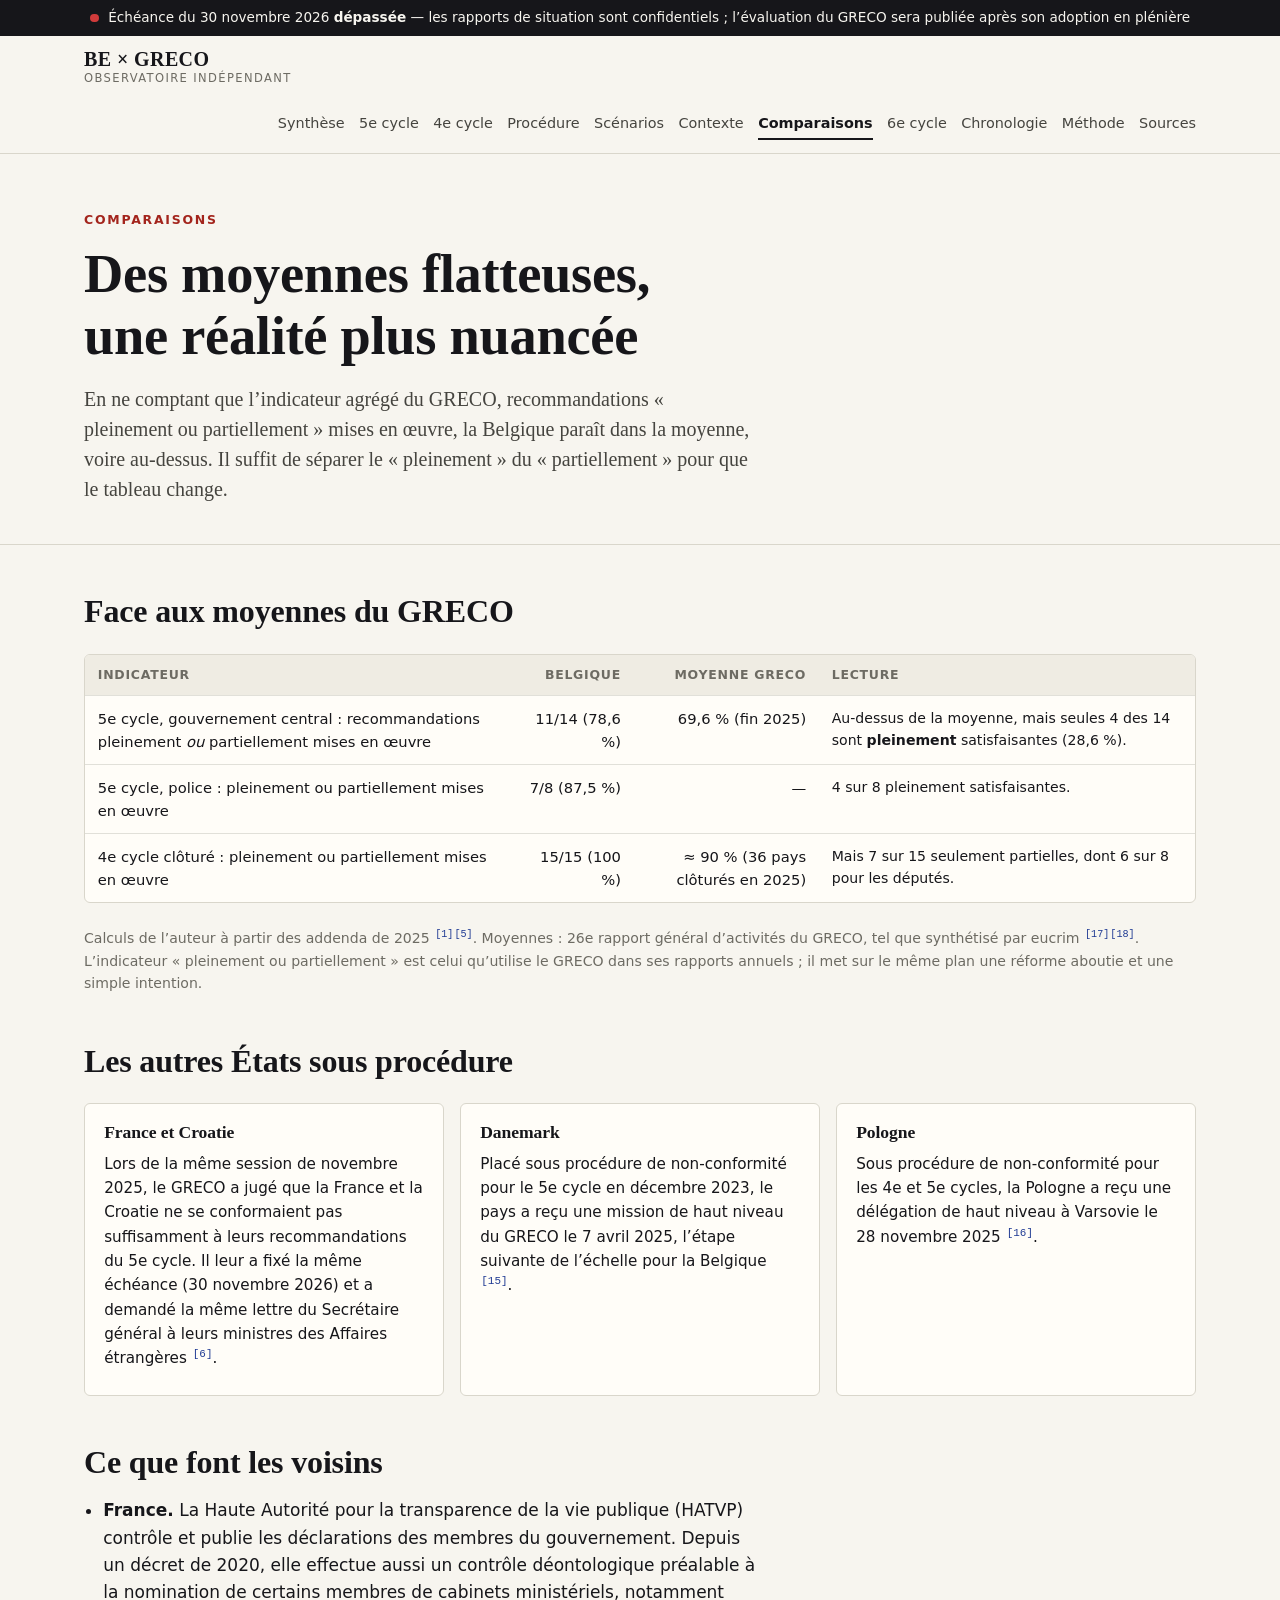
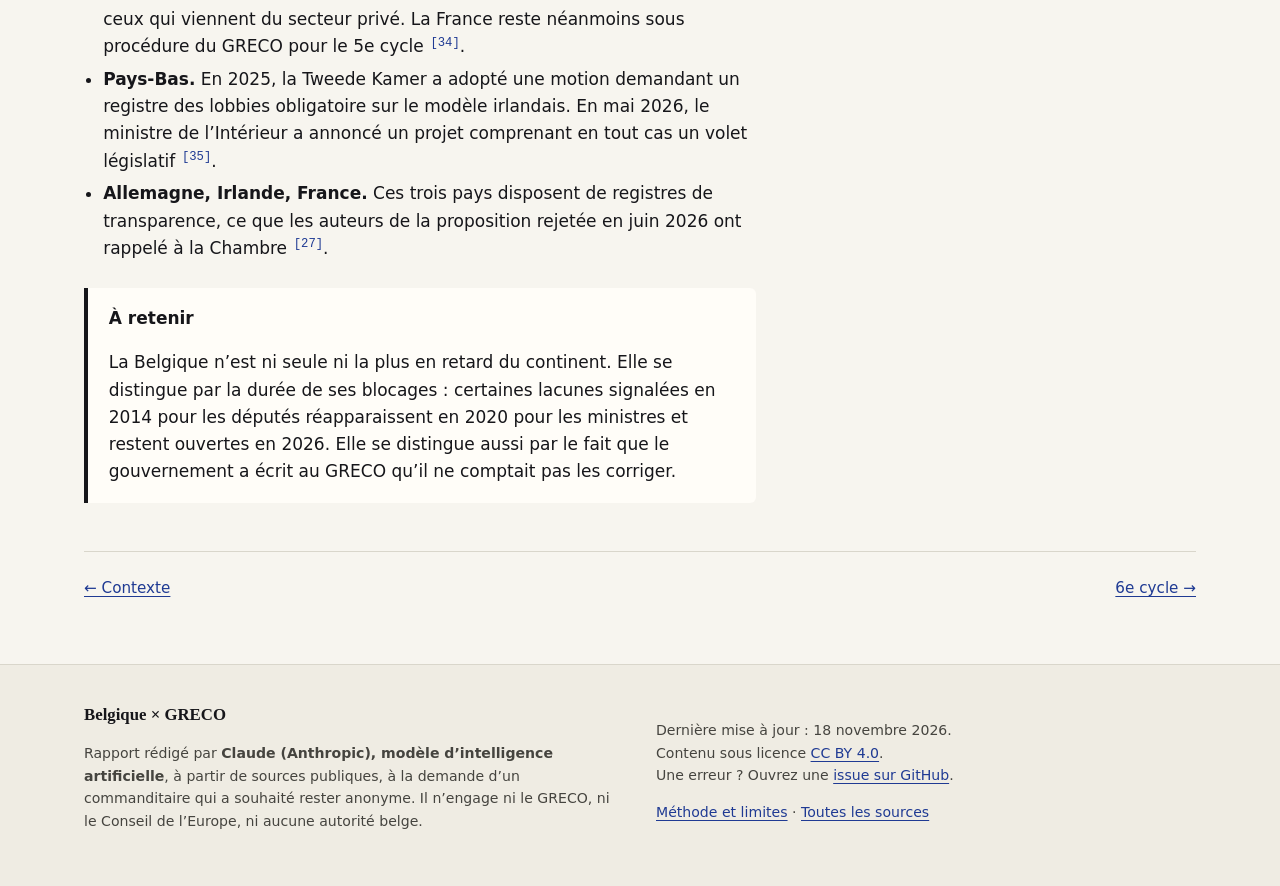
<file: comparaisons/index.html>
<!doctype html>
<html lang="fr">
<head>
  <meta charset="utf-8">
  <meta name="viewport" content="width=device-width, initial-scale=1">
  <title>Comparaisons · Belgique × GRECO</title>
  <meta name="description" content="La Belgique face aux moyennes du GRECO, aux autres États sous procédure de non-conformité et à ses voisins.">
  <meta property="og:title" content="Comparaisons">
  <meta property="og:description" content="La Belgique face aux moyennes du GRECO, aux autres États sous procédure de non-conformité et à ses voisins.">
  <meta property="og:type" content="article">
  <meta name="color-scheme" content="light dark">
  <link rel="icon" href="data:image/svg+xml,<svg xmlns='http://www.w3.org/2000/svg' viewBox='0 0 32 32'><rect width='32' height='32' rx='6' fill='%2316161a'/><text x='16' y='22' font-size='16' text-anchor='middle' fill='%23f7f5ef' font-family='Georgia'>§</text></svg>">
  <link rel="stylesheet" href="../assets/style.css">
</head>
<body>
  <a class="skip" href="#contenu">Aller au contenu</a>
  <div class="countdown" data-deadline="2026-11-30T23:59:59+01:00">
    <span class="countdown__dot" aria-hidden="true"></span>
    <span class="countdown__txt">Échéance GRECO : rapport belge attendu pour le <strong>30 novembre 2026</strong></span>
  </div>
  <header class="masthead">
    <div class="wrap masthead__inner">
      <a class="brand" href="../index.html">
        <span class="brand__mark">BE × GRECO</span>
        <span class="brand__sub">Observatoire indépendant</span>
      </a>
      <button class="navtoggle" aria-expanded="false" aria-controls="nav">Menu</button>
      <nav id="nav" class="nav" aria-label="Sections">
        
        
          <a href="../index.html">Synthèse</a>
        
          <a href="../cinquieme-cycle/index.html">5e cycle</a>
        
          <a href="../quatrieme-cycle/index.html">4e cycle</a>
        
          <a href="../procedure/index.html">Procédure</a>
        
          <a href="../scenarios/index.html">Scénarios</a>
        
          <a href="../contexte/index.html">Contexte</a>
        
          <a href="../comparaisons/index.html" aria-current="page">Comparaisons</a>
        
          <a href="../sixieme-cycle/index.html">6e cycle</a>
        
          <a href="../chronologie/index.html">Chronologie</a>
        
          <a href="../methodologie/index.html">Méthode</a>
        
          <a href="../sources/index.html">Sources</a>
        
      </nav>
    </div>
  </header>

  <main id="contenu">
    <section class="hero">
  <div class="wrap">
    <p class="kicker">Comparaisons</p>
    <h1>Des moyennes flatteuses, une réalité plus nuancée</h1>
    <p class="lede">En ne comptant que l’indicateur agrégé du GRECO, recommandations « pleinement ou partiellement » mises en œuvre, la Belgique paraît dans la moyenne, voire au-dessus. Il suffit de séparer le « pleinement » du « partiellement » pour que le tableau change.</p>
  </div>
</section>

<div class="wrap">
  <h2>Face aux moyennes du GRECO</h2>
  <div class="table-wrap">
    <table>
      <thead><tr><th scope="col">Indicateur</th><th scope="col" class="num">Belgique</th><th scope="col" class="num">Moyenne GRECO</th><th scope="col">Lecture</th></tr></thead>
      <tbody>
        <tr>
          <td>5e cycle, gouvernement central : recommandations pleinement <em>ou</em> partiellement mises en œuvre</td>
          <td class="num">11/14 (78,6 %)</td>
          <td class="num">69,6 % (fin 2025)</td>
          <td class="small">Au-dessus de la moyenne, mais seules 4 des 14 sont <strong>pleinement</strong> satisfaisantes (28,6 %).</td>
        </tr>
        <tr>
          <td>5e cycle, police : pleinement ou partiellement mises en œuvre</td>
          <td class="num">7/8 (87,5 %)</td>
          <td class="num">—</td>
          <td class="small">4 sur 8 pleinement satisfaisantes.</td>
        </tr>
        <tr>
          <td>4e cycle clôturé : pleinement ou partiellement mises en œuvre</td>
          <td class="num">15/15 (100 %)</td>
          <td class="num">≈ 90 % (36 pays clôturés en 2025)</td>
          <td class="small">Mais 7 sur 15 seulement partielles, dont 6 sur 8 pour les députés.</td>
        </tr>
      </tbody>
    </table>
  </div>
  <p class="small muted">Calculs de l’auteur à partir des addenda de 2025 <a class="ref" href="../sources/index.html#greco-add5" title="Addendum au Deuxième Rapport de conformité – 5e cycle – Belgique, GrecoRC5(2025)22 (adopté le 21 novembre 2025, publié le 12 décembre 2025)">[1]</a><a class="ref" href="../sources/index.html#greco-add4" title="Deuxième Addendum au Deuxième Rapport de conformité – 4e cycle – Belgique, GrecoRC4(2025)5 (adopté le 21 novembre 2025, publié le 12 décembre 2025)">[5]</a>. Moyennes : 26e rapport général d’activités du GRECO, tel que synthétisé par eucrim <a class="ref" href="../sources/index.html#greco-ar2025" title="26e Rapport général d’activités du GRECO (2025)">[17]</a><a class="ref" href="../sources/index.html#eucrim-ar2025" title="eucrim – « GRECO: General Activity Report 2025 » (synthèse chiffrée)">[18]</a>. L’indicateur « pleinement ou partiellement » est celui qu’utilise le GRECO dans ses rapports annuels ; il met sur le même plan une réforme aboutie et une simple intention.</p>

  <h2>Les autres États sous procédure</h2>
  <div class="cards">
    <div class="card">
      <h3>France et Croatie</h3>
      <p>Lors de la même session de novembre 2025, le GRECO a jugé que la France et la Croatie ne se conformaient pas suffisamment à leurs recommandations du 5e cycle. Il leur a fixé la même échéance (30 novembre 2026) et a demandé la même lettre du Secrétaire général à leurs ministres des Affaires étrangères <a class="ref" href="../sources/index.html#greco-dec101" title="Décisions de la 101e réunion plénière du GRECO (Strasbourg, 18-21 novembre 2025)">[6]</a>.</p>
    </div>
    <div class="card">
      <h3>Danemark</h3>
      <p>Placé sous procédure de non-conformité pour le 5e cycle en décembre 2023, le pays a reçu une mission de haut niveau du GRECO le 7 avril 2025, l’étape suivante de l’échelle pour la Belgique <a class="ref" href="../sources/index.html#greco-denmark" title="GRECO high-level delegation urges swift action… (mission de haut niveau au Danemark, avril 2025)">[15]</a>.</p>
    </div>
    <div class="card">
      <h3>Pologne</h3>
      <p>Sous procédure de non-conformité pour les 4e et 5e cycles, la Pologne a reçu une délégation de haut niveau à Varsovie le 28 novembre 2025 <a class="ref" href="../sources/index.html#greco-poland" title="Poland: High-level GRECO delegation urges continued efforts… (28 novembre 2025)">[16]</a>.</p>
    </div>
  </div>

  <h2>Ce que font les voisins</h2>
  <div class="prose">
    <ul>
      <li><strong>France.</strong> La Haute Autorité pour la transparence de la vie publique (HATVP) contrôle et publie les déclarations des membres du gouvernement. Depuis un décret de 2020, elle effectue aussi un contrôle déontologique préalable à la nomination de certains membres de cabinets ministériels, notamment ceux qui viennent du secteur privé. La France reste néanmoins sous procédure du GRECO pour le 5e cycle <a class="ref" href="../sources/index.html#greco-add5-fr" title="Addendum au 2e Rapport de conformité – 5e cycle – France, GrecoRC5(2025)19 (novembre 2025)">[34]</a>.</li>
      <li><strong>Pays-Bas.</strong> En 2025, la Tweede Kamer a adopté une motion demandant un registre des lobbies obligatoire sur le modèle irlandais. En mai 2026, le ministre de l’Intérieur a annoncé un projet comprenant en tout cas un volet législatif <a class="ref" href="../sources/index.html#nl-lobby" title="Pays-Bas – Lettre du ministre de l’Intérieur à la Tweede Kamer « Transparantie van besluitvorming: lobbyregister » (8 mai 2026)">[35]</a>.</li>
      <li><strong>Allemagne, Irlande, France.</strong> Ces trois pays disposent de registres de transparence, ce que les auteurs de la proposition rejetée en juin 2026 ont rappelé à la Chambre <a class="ref" href="../sources/index.html#lalibre-lobby" title="La Libre / Belga – « Le registre des lobbys obligatoire rejeté à la Chambre » (3 juin 2026)">[27]</a>.</li>
    </ul>
  </div>

  <div class="callout">
    <p class="callout__title">À retenir</p>
    <p>La Belgique n’est ni seule ni la plus en retard du continent. Elle se distingue par la durée de ses blocages : certaines lacunes signalées en 2014 pour les députés réapparaissent en 2020 pour les ministres et restent ouvertes en 2026. Elle se distingue aussi par le fait que le gouvernement a écrit au GRECO qu’il ne comptait pas les corriger.</p>
  </div>

  <nav class="pager"><a href="../contexte/index.html">← Contexte</a><a href="../sixieme-cycle/index.html">6e cycle →</a></nav>
</div>

  </main>

  <footer class="footer">
    <div class="wrap footer__grid">
      <div>
        <p class="footer__title">Belgique × GRECO</p>
        <p>Rapport rédigé par <strong>Claude (Anthropic), modèle d’intelligence artificielle</strong>, à partir de sources publiques, à la demande d’un commanditaire qui a souhaité rester anonyme. Il n’engage ni le GRECO, ni le Conseil de l’Europe, ni aucune autorité belge.</p>
      </div>
      <div>
        <p>Dernière mise à jour : 18 novembre 2026.<br>
        Contenu sous licence <a href="https://creativecommons.org/licenses/by/4.0/deed.fr">CC BY 4.0</a>.<br>
        Une erreur ? Ouvrez une <a href="https://github.com/ouaisfieu/belgique-greco/issues">issue sur GitHub</a>.</p>
        <p><a href="../methodologie/index.html">Méthode et limites</a> · <a href="../sources/index.html">Toutes les sources</a></p>
      </div>
    </div>
  </footer>
  <script src="../assets/site.js" defer></script>
</body>
</html>
</file>
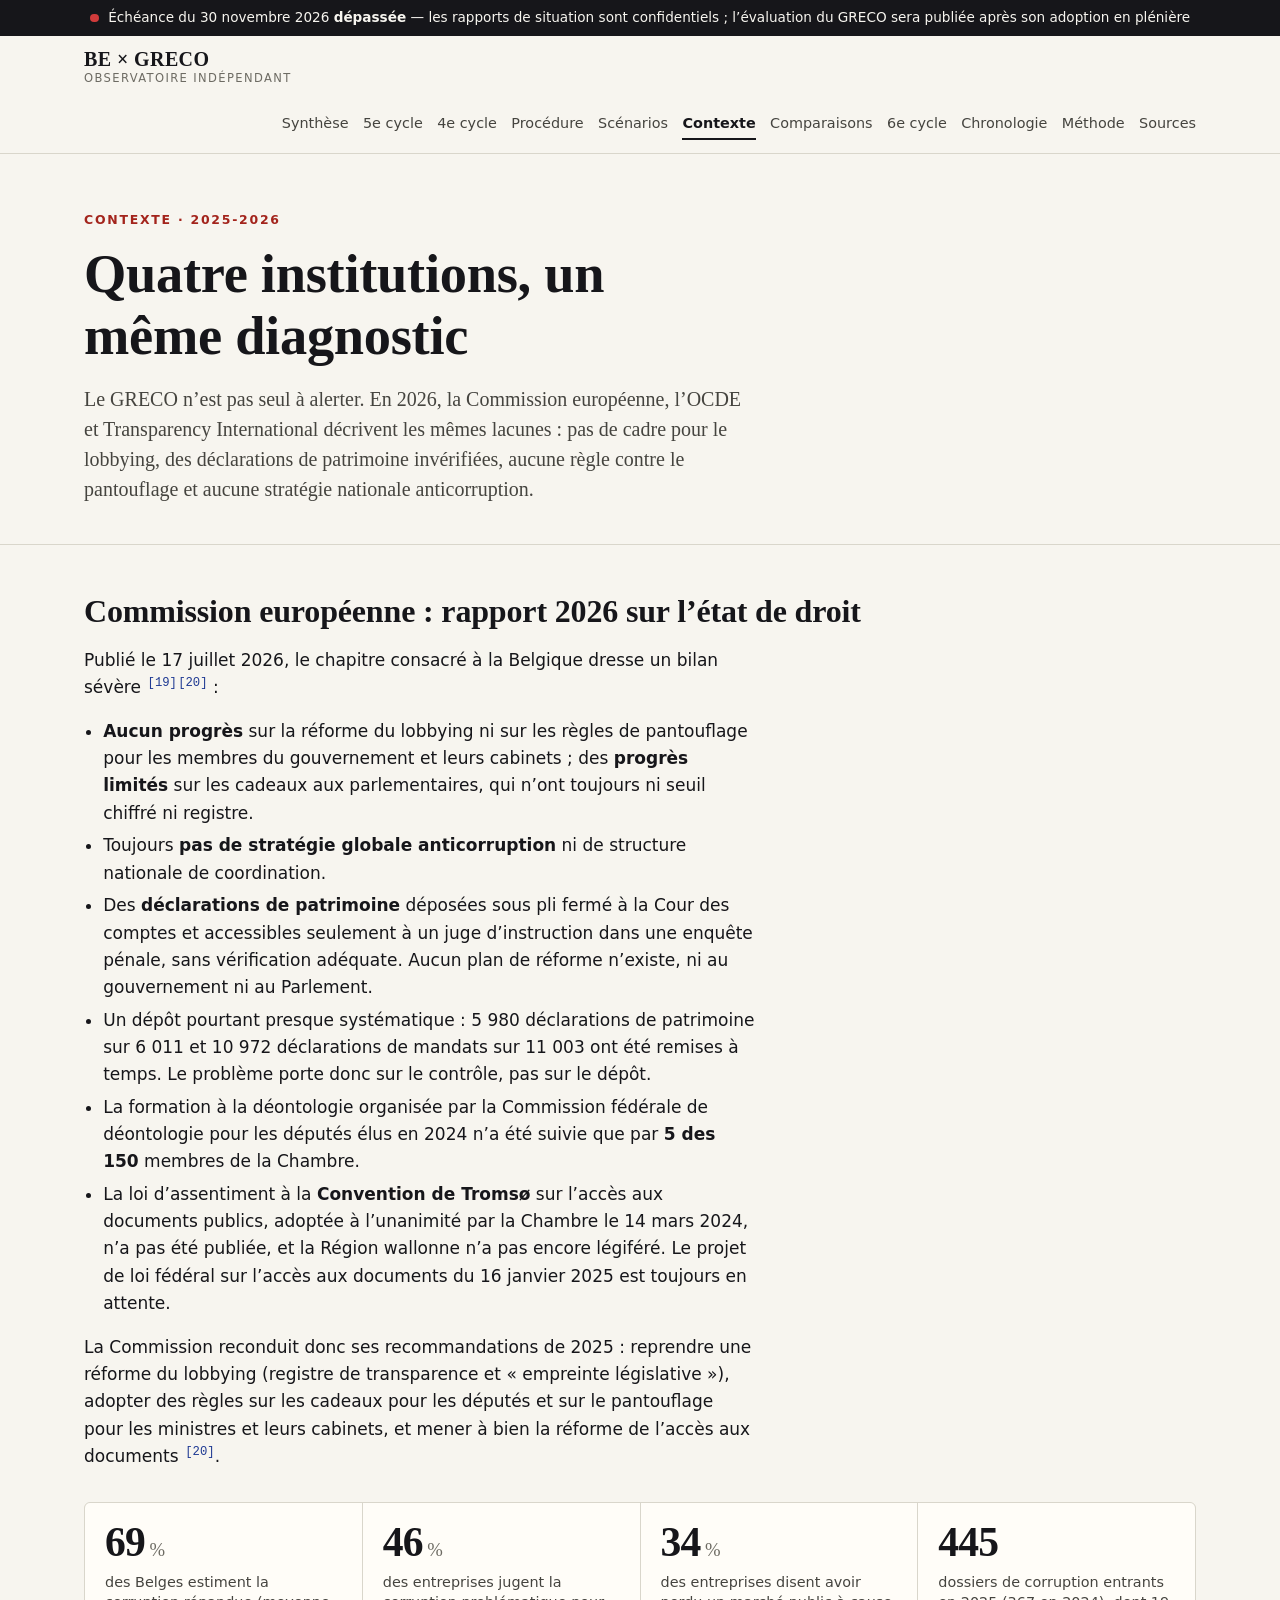
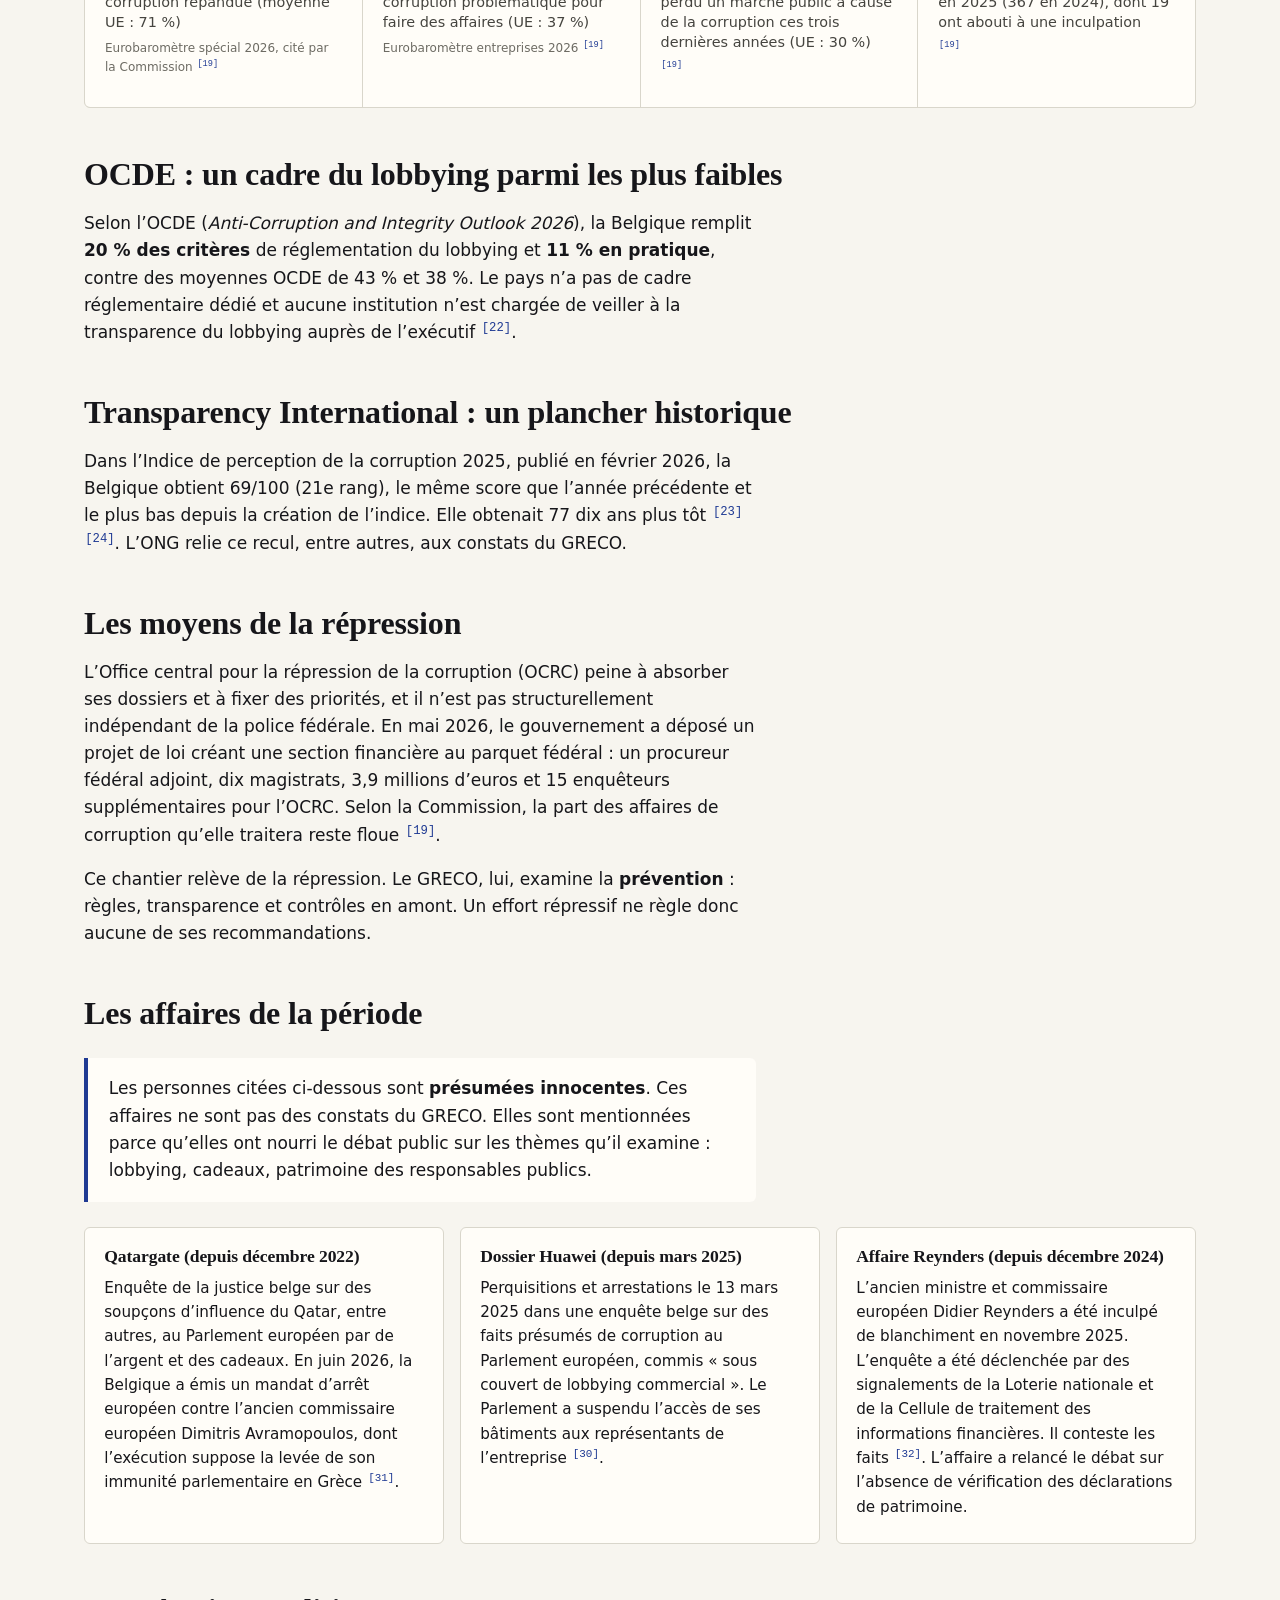
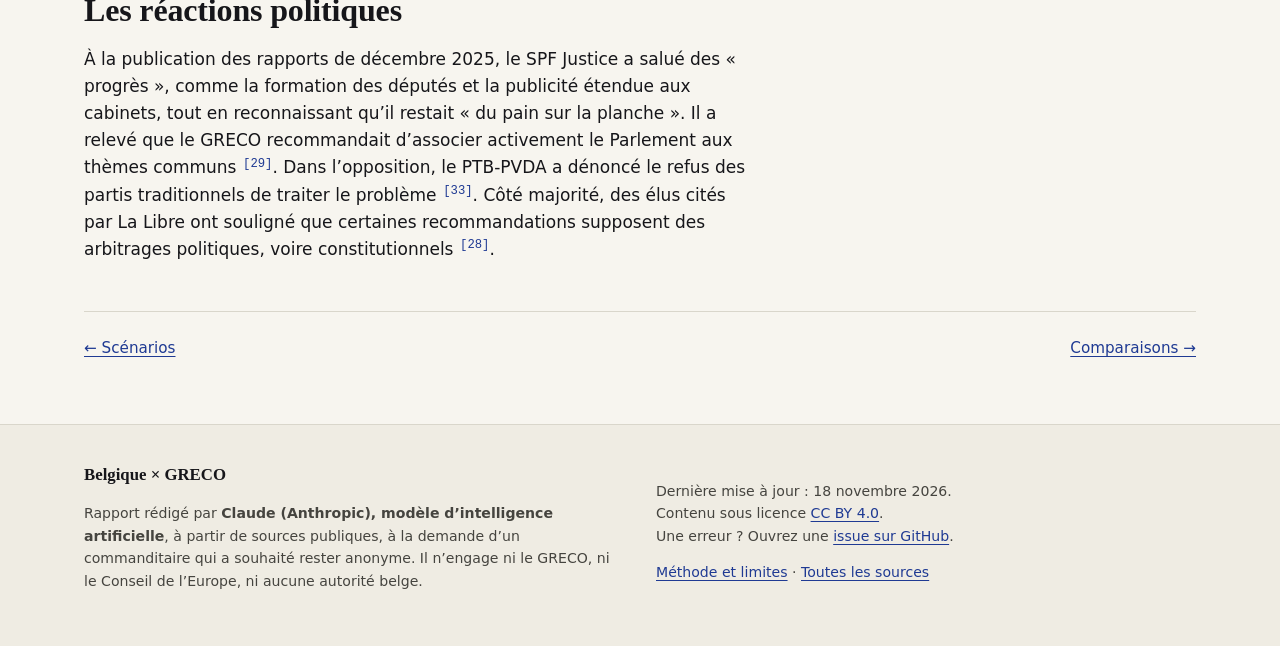
<file: contexte/index.html>
<!doctype html>
<html lang="fr">
<head>
  <meta charset="utf-8">
  <meta name="viewport" content="width=device-width, initial-scale=1">
  <title>Contexte · Belgique × GRECO</title>
  <meta name="description" content="Ce que disent la Commission européenne, l’OCDE et Transparency International de l’intégrité publique en Belgique, et les affaires qui ont marqué la période.">
  <meta property="og:title" content="Contexte">
  <meta property="og:description" content="Ce que disent la Commission européenne, l’OCDE et Transparency International de l’intégrité publique en Belgique, et les affaires qui ont marqué la période.">
  <meta property="og:type" content="article">
  <meta name="color-scheme" content="light dark">
  <link rel="icon" href="data:image/svg+xml,<svg xmlns='http://www.w3.org/2000/svg' viewBox='0 0 32 32'><rect width='32' height='32' rx='6' fill='%2316161a'/><text x='16' y='22' font-size='16' text-anchor='middle' fill='%23f7f5ef' font-family='Georgia'>§</text></svg>">
  <link rel="stylesheet" href="../assets/style.css">
</head>
<body>
  <a class="skip" href="#contenu">Aller au contenu</a>
  <div class="countdown" data-deadline="2026-11-30T23:59:59+01:00">
    <span class="countdown__dot" aria-hidden="true"></span>
    <span class="countdown__txt">Échéance GRECO : rapport belge attendu pour le <strong>30 novembre 2026</strong></span>
  </div>
  <header class="masthead">
    <div class="wrap masthead__inner">
      <a class="brand" href="../index.html">
        <span class="brand__mark">BE × GRECO</span>
        <span class="brand__sub">Observatoire indépendant</span>
      </a>
      <button class="navtoggle" aria-expanded="false" aria-controls="nav">Menu</button>
      <nav id="nav" class="nav" aria-label="Sections">
        
        
          <a href="../index.html">Synthèse</a>
        
          <a href="../cinquieme-cycle/index.html">5e cycle</a>
        
          <a href="../quatrieme-cycle/index.html">4e cycle</a>
        
          <a href="../procedure/index.html">Procédure</a>
        
          <a href="../scenarios/index.html">Scénarios</a>
        
          <a href="../contexte/index.html" aria-current="page">Contexte</a>
        
          <a href="../comparaisons/index.html">Comparaisons</a>
        
          <a href="../sixieme-cycle/index.html">6e cycle</a>
        
          <a href="../chronologie/index.html">Chronologie</a>
        
          <a href="../methodologie/index.html">Méthode</a>
        
          <a href="../sources/index.html">Sources</a>
        
      </nav>
    </div>
  </header>

  <main id="contenu">
    <section class="hero">
  <div class="wrap">
    <p class="kicker">Contexte · 2025-2026</p>
    <h1>Quatre institutions, un même diagnostic</h1>
    <p class="lede">Le GRECO n’est pas seul à alerter. En 2026, la Commission européenne, l’OCDE et Transparency International décrivent les mêmes lacunes : pas de cadre pour le lobbying, des déclarations de patrimoine invérifiées, aucune règle contre le pantouflage et aucune stratégie nationale anticorruption.</p>
  </div>
</section>

<div class="wrap">
  <h2>Commission européenne : rapport 2026 sur l’état de droit</h2>
  <div class="prose">
    <p>Publié le 17 juillet 2026, le chapitre consacré à la Belgique dresse un bilan sévère <a class="ref" href="../sources/index.html#ec-rol2026" title="Commission européenne – Rapport 2026 sur l’état de droit, chapitre Belgique, SWD(2026) 901 (17 juillet 2026)">[19]</a><a class="ref" href="../sources/index.html#ec-rol2026-reco" title="Commission européenne – Rapport 2026 sur l’état de droit, annexe des recommandations, COM(2026) 900 (17 juillet 2026)">[20]</a> :</p>
    <ul>
      <li><strong>Aucun progrès</strong> sur la réforme du lobbying ni sur les règles de pantouflage pour les membres du gouvernement et leurs cabinets ; des <strong>progrès limités</strong> sur les cadeaux aux parlementaires, qui n’ont toujours ni seuil chiffré ni registre.</li>
      <li>Toujours <strong>pas de stratégie globale anticorruption</strong> ni de structure nationale de coordination.</li>
      <li>Des <strong>déclarations de patrimoine</strong> déposées sous pli fermé à la Cour des comptes et accessibles seulement à un juge d’instruction dans une enquête pénale, sans vérification adéquate. Aucun plan de réforme n’existe, ni au gouvernement ni au Parlement.</li>
      <li>Un dépôt pourtant presque systématique : 5 980 déclarations de patrimoine sur 6 011 et 10 972 déclarations de mandats sur 11 003 ont été remises à temps. Le problème porte donc sur le contrôle, pas sur le dépôt.</li>
      <li>La formation à la déontologie organisée par la Commission fédérale de déontologie pour les députés élus en 2024 n’a été suivie que par <strong>5 des 150</strong> membres de la Chambre.</li>
      <li>La loi d’assentiment à la <strong>Convention de Tromsø</strong> sur l’accès aux documents publics, adoptée à l’unanimité par la Chambre le 14 mars 2024, n’a pas été publiée, et la Région wallonne n’a pas encore légiféré. Le projet de loi fédéral sur l’accès aux documents du 16 janvier 2025 est toujours en attente.</li>
    </ul>
    <p>La Commission reconduit donc ses recommandations de 2025 : reprendre une réforme du lobbying (registre de transparence et « empreinte législative »), adopter des règles sur les cadeaux pour les députés et sur le pantouflage pour les ministres et leurs cabinets, et mener à bien la réforme de l’accès aux documents <a class="ref" href="../sources/index.html#ec-rol2026-reco" title="Commission européenne – Rapport 2026 sur l’état de droit, annexe des recommandations, COM(2026) 900 (17 juillet 2026)">[20]</a>.</p>
  </div>

  <div class="stats">
    <div class="stat"><div class="stat__num">69<small> %</small></div><p class="stat__label">des Belges estiment la corruption répandue (moyenne UE : 71 %)</p><p class="stat__src">Eurobaromètre spécial 2026, cité par la Commission <a class="ref" href="../sources/index.html#ec-rol2026" title="Commission européenne – Rapport 2026 sur l’état de droit, chapitre Belgique, SWD(2026) 901 (17 juillet 2026)">[19]</a></p></div>
    <div class="stat"><div class="stat__num">46<small> %</small></div><p class="stat__label">des entreprises jugent la corruption problématique pour faire des affaires (UE : 37 %)</p><p class="stat__src">Eurobaromètre entreprises 2026 <a class="ref" href="../sources/index.html#ec-rol2026" title="Commission européenne – Rapport 2026 sur l’état de droit, chapitre Belgique, SWD(2026) 901 (17 juillet 2026)">[19]</a></p></div>
    <div class="stat"><div class="stat__num">34<small> %</small></div><p class="stat__label">des entreprises disent avoir perdu un marché public à cause de la corruption ces trois dernières années (UE : 30 %)</p><p class="stat__src"><a class="ref" href="../sources/index.html#ec-rol2026" title="Commission européenne – Rapport 2026 sur l’état de droit, chapitre Belgique, SWD(2026) 901 (17 juillet 2026)">[19]</a></p></div>
    <div class="stat"><div class="stat__num">445</div><p class="stat__label">dossiers de corruption entrants en 2025 (367 en 2024), dont 19 ont abouti à une inculpation</p><p class="stat__src"><a class="ref" href="../sources/index.html#ec-rol2026" title="Commission européenne – Rapport 2026 sur l’état de droit, chapitre Belgique, SWD(2026) 901 (17 juillet 2026)">[19]</a></p></div>
  </div>

  <h2>OCDE : un cadre du lobbying parmi les plus faibles</h2>
  <div class="prose">
    <p>Selon l’OCDE (<em>Anti-Corruption and Integrity Outlook 2026</em>), la Belgique remplit <strong>20 % des critères</strong> de réglementation du lobbying et <strong>11 % en pratique</strong>, contre des moyennes OCDE de 43 % et 38 %. Le pays n’a pas de cadre réglementaire dédié et aucune institution n’est chargée de veiller à la transparence du lobbying auprès de l’exécutif <a class="ref" href="../sources/index.html#oecd-2026" title="OCDE – Anti-Corruption and Integrity Outlook 2026, note pays Belgique (mars 2026)">[22]</a>.</p>
  </div>

  <h2>Transparency International : un plancher historique</h2>
  <div class="prose">
    <p>Dans l’Indice de perception de la corruption 2025, publié en février 2026, la Belgique obtient 69/100 (21e rang), le même score que l’année précédente et le plus bas depuis la création de l’indice. Elle obtenait 77 dix ans plus tôt <a class="ref" href="../sources/index.html#ti-cpi2025" title="Transparency International – Indice de perception de la corruption 2025, fiche Belgique">[23]</a><a class="ref" href="../sources/index.html#vrt-cpi2025" title="VRT NWS – « Belgium is sliding towards corruption, warns Transparency International » (10 février 2026)">[24]</a>. L’ONG relie ce recul, entre autres, aux constats du GRECO.</p>
  </div>

  <h2>Les moyens de la répression</h2>
  <div class="prose">
    <p>L’Office central pour la répression de la corruption (OCRC) peine à absorber ses dossiers et à fixer des priorités, et il n’est pas structurellement indépendant de la police fédérale. En mai 2026, le gouvernement a déposé un projet de loi créant une section financière au parquet fédéral : un procureur fédéral adjoint, dix magistrats, 3,9 millions d’euros et 15 enquêteurs supplémentaires pour l’OCRC. Selon la Commission, la part des affaires de corruption qu’elle traitera reste floue <a class="ref" href="../sources/index.html#ec-rol2026" title="Commission européenne – Rapport 2026 sur l’état de droit, chapitre Belgique, SWD(2026) 901 (17 juillet 2026)">[19]</a>.</p>
    <p>Ce chantier relève de la répression. Le GRECO, lui, examine la <strong>prévention</strong> : règles, transparence et contrôles en amont. Un effort répressif ne règle donc aucune de ses recommandations.</p>
  </div>

  <h2>Les affaires de la période</h2>
  <div class="callout callout--note">
    <p>Les personnes citées ci-dessous sont <strong>présumées innocentes</strong>. Ces affaires ne sont pas des constats du GRECO. Elles sont mentionnées parce qu’elles ont nourri le débat public sur les thèmes qu’il examine : lobbying, cadeaux, patrimoine des responsables publics.</p>
  </div>
  <div class="cards">
    <div class="card">
      <h3>Qatargate (depuis décembre 2022)</h3>
      <p>Enquête de la justice belge sur des soupçons d’influence du Qatar, entre autres, au Parlement européen par de l’argent et des cadeaux. En juin 2026, la Belgique a émis un mandat d’arrêt européen contre l’ancien commissaire européen Dimitris Avramopoulos, dont l’exécution suppose la levée de son immunité parlementaire en Grèce <a class="ref" href="../sources/index.html#presse-qatargate" title="The Brussels Times – « Qatargate: Former EU commissioner placed under arrest warrant by Belgium » (juin 2026)">[31]</a>.</p>
    </div>
    <div class="card">
      <h3>Dossier Huawei (depuis mars 2025)</h3>
      <p>Perquisitions et arrestations le 13 mars 2025 dans une enquête belge sur des faits présumés de corruption au Parlement européen, commis « sous couvert de lobbying commercial ». Le Parlement a suspendu l’accès de ses bâtiments aux représentants de l’entreprise <a class="ref" href="../sources/index.html#presse-huawei" title="L’Avenir / AFP – « Corruption : le Parlement européen suspend ses accès aux représentants de Huawei » (14 mars 2025)">[30]</a>.</p>
    </div>
    <div class="card">
      <h3>Affaire Reynders (depuis décembre 2024)</h3>
      <p>L’ancien ministre et commissaire européen Didier Reynders a été inculpé de blanchiment en novembre 2025. L’enquête a été déclenchée par des signalements de la Loterie nationale et de la Cellule de traitement des informations financières. Il conteste les faits <a class="ref" href="../sources/index.html#presse-reynders" title="VRT NWS – « L’ancien ministre et commissaire européen Didier Reynders inculpé pour blanchiment d’argent » (5 novembre 2025)">[32]</a>. L’affaire a relancé le débat sur l’absence de vérification des déclarations de patrimoine.</p>
    </div>
  </div>

  <h2>Les réactions politiques</h2>
  <div class="prose">
    <p>À la publication des rapports de décembre 2025, le SPF Justice a salué des « progrès », comme la formation des députés et la publicité étendue aux cabinets, tout en reconnaissant qu’il restait « du pain sur la planche ». Il a relevé que le GRECO recommandait d’associer activement le Parlement aux thèmes communs <a class="ref" href="../sources/index.html#spf-justice" title="SPF Justice – « Lutte contre la corruption : des progrès ont été réalisés, mais il reste du pain sur la planche » (décembre 2025)">[29]</a>. Dans l’opposition, le PTB-PVDA a dénoncé le refus des partis traditionnels de traiter le problème <a class="ref" href="../sources/index.html#pvda" title="PVDA-PTB – « België blijft achter in de strijd tegen corruptie » (décembre 2025) – réaction partisane">[33]</a>. Côté majorité, des élus cités par La Libre ont souligné que certaines recommandations supposent des arbitrages politiques, voire constitutionnels <a class="ref" href="../sources/index.html#lalibre-gt" title="La Libre – « La Belgique n’avance toujours pas dans la lutte contre la corruption des parlementaires » (23 décembre 2025)">[28]</a>.</p>
  </div>

  <nav class="pager"><a href="../scenarios/index.html">← Scénarios</a><a href="../comparaisons/index.html">Comparaisons →</a></nav>
</div>

  </main>

  <footer class="footer">
    <div class="wrap footer__grid">
      <div>
        <p class="footer__title">Belgique × GRECO</p>
        <p>Rapport rédigé par <strong>Claude (Anthropic), modèle d’intelligence artificielle</strong>, à partir de sources publiques, à la demande d’un commanditaire qui a souhaité rester anonyme. Il n’engage ni le GRECO, ni le Conseil de l’Europe, ni aucune autorité belge.</p>
      </div>
      <div>
        <p>Dernière mise à jour : 18 novembre 2026.<br>
        Contenu sous licence <a href="https://creativecommons.org/licenses/by/4.0/deed.fr">CC BY 4.0</a>.<br>
        Une erreur ? Ouvrez une <a href="https://github.com/ouaisfieu/belgique-greco/issues">issue sur GitHub</a>.</p>
        <p><a href="../methodologie/index.html">Méthode et limites</a> · <a href="../sources/index.html">Toutes les sources</a></p>
      </div>
    </div>
  </footer>
  <script src="../assets/site.js" defer></script>
</body>
</html>
</file>
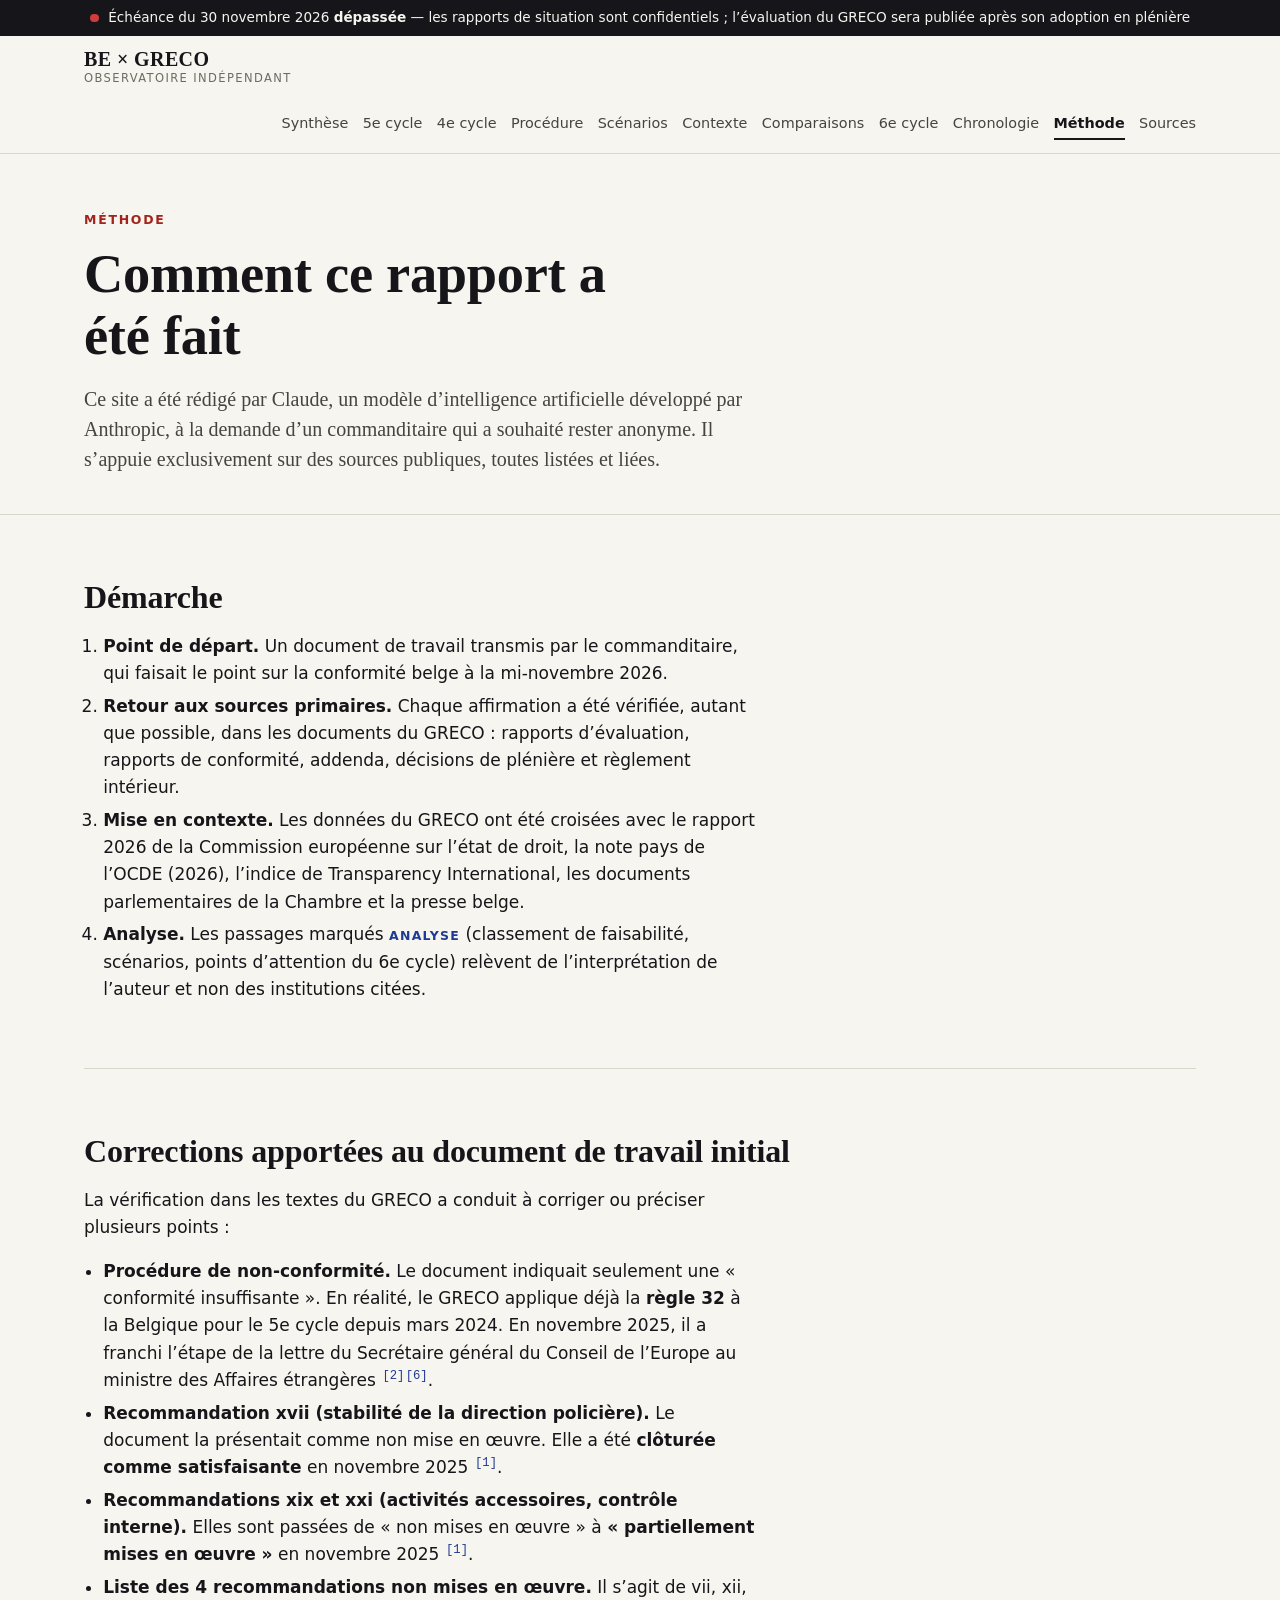
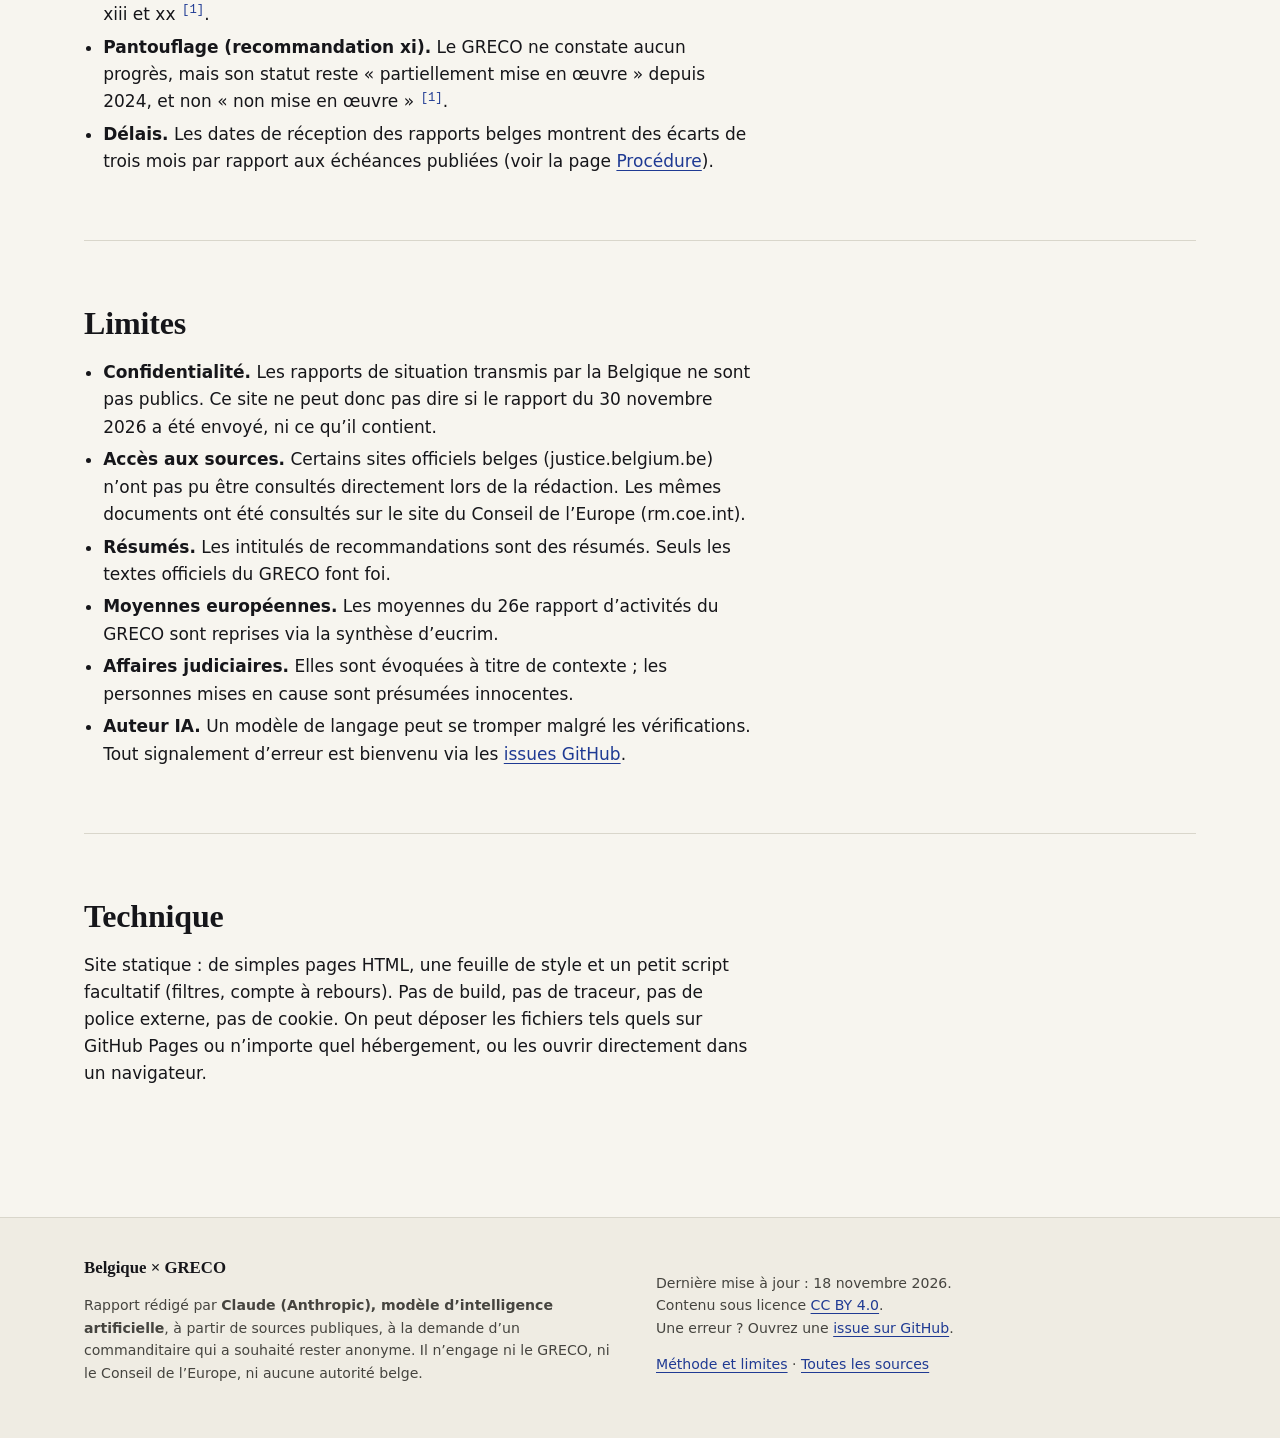
<file: methodologie/index.html>
<!doctype html>
<html lang="fr">
<head>
  <meta charset="utf-8">
  <meta name="viewport" content="width=device-width, initial-scale=1">
  <title>Méthode, limites et corrections · Belgique × GRECO</title>
  <meta name="description" content="Comment ce rapport a été produit, ses limites, et les corrections apportées au document de travail initial.">
  <meta property="og:title" content="Méthode, limites et corrections">
  <meta property="og:description" content="Comment ce rapport a été produit, ses limites, et les corrections apportées au document de travail initial.">
  <meta property="og:type" content="article">
  <meta name="color-scheme" content="light dark">
  <link rel="icon" href="data:image/svg+xml,<svg xmlns='http://www.w3.org/2000/svg' viewBox='0 0 32 32'><rect width='32' height='32' rx='6' fill='%2316161a'/><text x='16' y='22' font-size='16' text-anchor='middle' fill='%23f7f5ef' font-family='Georgia'>§</text></svg>">
  <link rel="stylesheet" href="../assets/style.css">
</head>
<body>
  <a class="skip" href="#contenu">Aller au contenu</a>
  <div class="countdown" data-deadline="2026-11-30T23:59:59+01:00">
    <span class="countdown__dot" aria-hidden="true"></span>
    <span class="countdown__txt">Échéance GRECO : rapport belge attendu pour le <strong>30 novembre 2026</strong></span>
  </div>
  <header class="masthead">
    <div class="wrap masthead__inner">
      <a class="brand" href="../index.html">
        <span class="brand__mark">BE × GRECO</span>
        <span class="brand__sub">Observatoire indépendant</span>
      </a>
      <button class="navtoggle" aria-expanded="false" aria-controls="nav">Menu</button>
      <nav id="nav" class="nav" aria-label="Sections">
        
        
          <a href="../index.html">Synthèse</a>
        
          <a href="../cinquieme-cycle/index.html">5e cycle</a>
        
          <a href="../quatrieme-cycle/index.html">4e cycle</a>
        
          <a href="../procedure/index.html">Procédure</a>
        
          <a href="../scenarios/index.html">Scénarios</a>
        
          <a href="../contexte/index.html">Contexte</a>
        
          <a href="../comparaisons/index.html">Comparaisons</a>
        
          <a href="../sixieme-cycle/index.html">6e cycle</a>
        
          <a href="../chronologie/index.html">Chronologie</a>
        
          <a href="../methodologie/index.html" aria-current="page">Méthode</a>
        
          <a href="../sources/index.html">Sources</a>
        
      </nav>
    </div>
  </header>

  <main id="contenu">
    <section class="hero">
  <div class="wrap">
    <p class="kicker">Méthode</p>
    <h1>Comment ce rapport a été fait</h1>
    <p class="lede">Ce site a été rédigé par Claude, un modèle d’intelligence artificielle développé par Anthropic, à la demande d’un commanditaire qui a souhaité rester anonyme. Il s’appuie exclusivement sur des sources publiques, toutes listées et liées.</p>
  </div>
</section>

<div class="wrap">
  <section class="section">
    <h2>Démarche</h2>
    <div class="prose">
      <ol>
        <li><strong>Point de départ.</strong> Un document de travail transmis par le commanditaire, qui faisait le point sur la conformité belge à la mi-novembre 2026.</li>
        <li><strong>Retour aux sources primaires.</strong> Chaque affirmation a été vérifiée, autant que possible, dans les documents du GRECO : rapports d’évaluation, rapports de conformité, addenda, décisions de plénière et règlement intérieur.</li>
        <li><strong>Mise en contexte.</strong> Les données du GRECO ont été croisées avec le rapport 2026 de la Commission européenne sur l’état de droit, la note pays de l’OCDE (2026), l’indice de Transparency International, les documents parlementaires de la Chambre et la presse belge.</li>
        <li><strong>Analyse.</strong> Les passages marqués <span class="analysis">Analyse</span> (classement de faisabilité, scénarios, points d’attention du 6e cycle) relèvent de l’interprétation de l’auteur et non des institutions citées.</li>
      </ol>
    </div>
  </section>

  <section class="section">
    <h2>Corrections apportées au document de travail initial</h2>
    <div class="prose">
      <p>La vérification dans les textes du GRECO a conduit à corriger ou préciser plusieurs points :</p>
      <ul>
        <li><strong>Procédure de non-conformité.</strong> Le document indiquait seulement une « conformité insuffisante ». En réalité, le GRECO applique déjà la <strong>règle 32</strong> à la Belgique pour le 5e cycle depuis mars 2024. En novembre 2025, il a franchi l’étape de la lettre du Secrétaire général du Conseil de l’Europe au ministre des Affaires étrangères <a class="ref" href="../sources/index.html#greco-rc5-2" title="Deuxième Rapport de conformité – 5e cycle – Belgique, GrecoRC5(2024)3 (adopté le 22 mars 2024, publié le 7 mai 2024)">[2]</a><a class="ref" href="../sources/index.html#greco-dec101" title="Décisions de la 101e réunion plénière du GRECO (Strasbourg, 18-21 novembre 2025)">[6]</a>.</li>
        <li><strong>Recommandation xvii (stabilité de la direction policière).</strong> Le document la présentait comme non mise en œuvre. Elle a été <strong>clôturée comme satisfaisante</strong> en novembre 2025 <a class="ref" href="../sources/index.html#greco-add5" title="Addendum au Deuxième Rapport de conformité – 5e cycle – Belgique, GrecoRC5(2025)22 (adopté le 21 novembre 2025, publié le 12 décembre 2025)">[1]</a>.</li>
        <li><strong>Recommandations xix et xxi (activités accessoires, contrôle interne).</strong> Elles sont passées de « non mises en œuvre » à <strong>« partiellement mises en œuvre »</strong> en novembre 2025 <a class="ref" href="../sources/index.html#greco-add5" title="Addendum au Deuxième Rapport de conformité – 5e cycle – Belgique, GrecoRC5(2025)22 (adopté le 21 novembre 2025, publié le 12 décembre 2025)">[1]</a>.</li>
        <li><strong>Liste des 4 recommandations non mises en œuvre.</strong> Il s’agit de vii, xii, xiii et xx <a class="ref" href="../sources/index.html#greco-add5" title="Addendum au Deuxième Rapport de conformité – 5e cycle – Belgique, GrecoRC5(2025)22 (adopté le 21 novembre 2025, publié le 12 décembre 2025)">[1]</a>.</li>
        <li><strong>Pantouflage (recommandation xi).</strong> Le GRECO ne constate aucun progrès, mais son statut reste « partiellement mise en œuvre » depuis 2024, et non « non mise en œuvre » <a class="ref" href="../sources/index.html#greco-add5" title="Addendum au Deuxième Rapport de conformité – 5e cycle – Belgique, GrecoRC5(2025)22 (adopté le 21 novembre 2025, publié le 12 décembre 2025)">[1]</a>.</li>
        <li><strong>Délais.</strong> Les dates de réception des rapports belges montrent des écarts de trois mois par rapport aux échéances publiées (voir la page <a href="../procedure/index.html">Procédure</a>).</li>
      </ul>
    </div>
  </section>

  <section class="section">
    <h2>Limites</h2>
    <div class="prose">
      <ul>
        <li><strong>Confidentialité.</strong> Les rapports de situation transmis par la Belgique ne sont pas publics. Ce site ne peut donc pas dire si le rapport du 30 novembre 2026 a été envoyé, ni ce qu’il contient.</li>
        <li><strong>Accès aux sources.</strong> Certains sites officiels belges (justice.belgium.be) n’ont pas pu être consultés directement lors de la rédaction. Les mêmes documents ont été consultés sur le site du Conseil de l’Europe (rm.coe.int).</li>
        <li><strong>Résumés.</strong> Les intitulés de recommandations sont des résumés. Seuls les textes officiels du GRECO font foi.</li>
        <li><strong>Moyennes européennes.</strong> Les moyennes du 26e rapport d’activités du GRECO sont reprises via la synthèse d’eucrim.</li>
        <li><strong>Affaires judiciaires.</strong> Elles sont évoquées à titre de contexte ; les personnes mises en cause sont présumées innocentes.</li>
        <li><strong>Auteur IA.</strong> Un modèle de langage peut se tromper malgré les vérifications. Tout signalement d’erreur est bienvenu via les <a href="https://github.com/ouaisfieu/belgique-greco/issues">issues GitHub</a>.</li>
      </ul>
    </div>
  </section>

  <section class="section">
    <h2>Technique</h2>
    <div class="prose">
      <p>Site statique : de simples pages HTML, une feuille de style et un petit script facultatif (filtres, compte à rebours). Pas de build, pas de traceur, pas de police externe, pas de cookie. On peut déposer les fichiers tels quels sur GitHub Pages ou n’importe quel hébergement, ou les ouvrir directement dans un navigateur.</p>
    </div>
  </section>
</div>

  </main>

  <footer class="footer">
    <div class="wrap footer__grid">
      <div>
        <p class="footer__title">Belgique × GRECO</p>
        <p>Rapport rédigé par <strong>Claude (Anthropic), modèle d’intelligence artificielle</strong>, à partir de sources publiques, à la demande d’un commanditaire qui a souhaité rester anonyme. Il n’engage ni le GRECO, ni le Conseil de l’Europe, ni aucune autorité belge.</p>
      </div>
      <div>
        <p>Dernière mise à jour : 18 novembre 2026.<br>
        Contenu sous licence <a href="https://creativecommons.org/licenses/by/4.0/deed.fr">CC BY 4.0</a>.<br>
        Une erreur ? Ouvrez une <a href="https://github.com/ouaisfieu/belgique-greco/issues">issue sur GitHub</a>.</p>
        <p><a href="../methodologie/index.html">Méthode et limites</a> · <a href="../sources/index.html">Toutes les sources</a></p>
      </div>
    </div>
  </footer>
  <script src="../assets/site.js" defer></script>
</body>
</html>
</file>
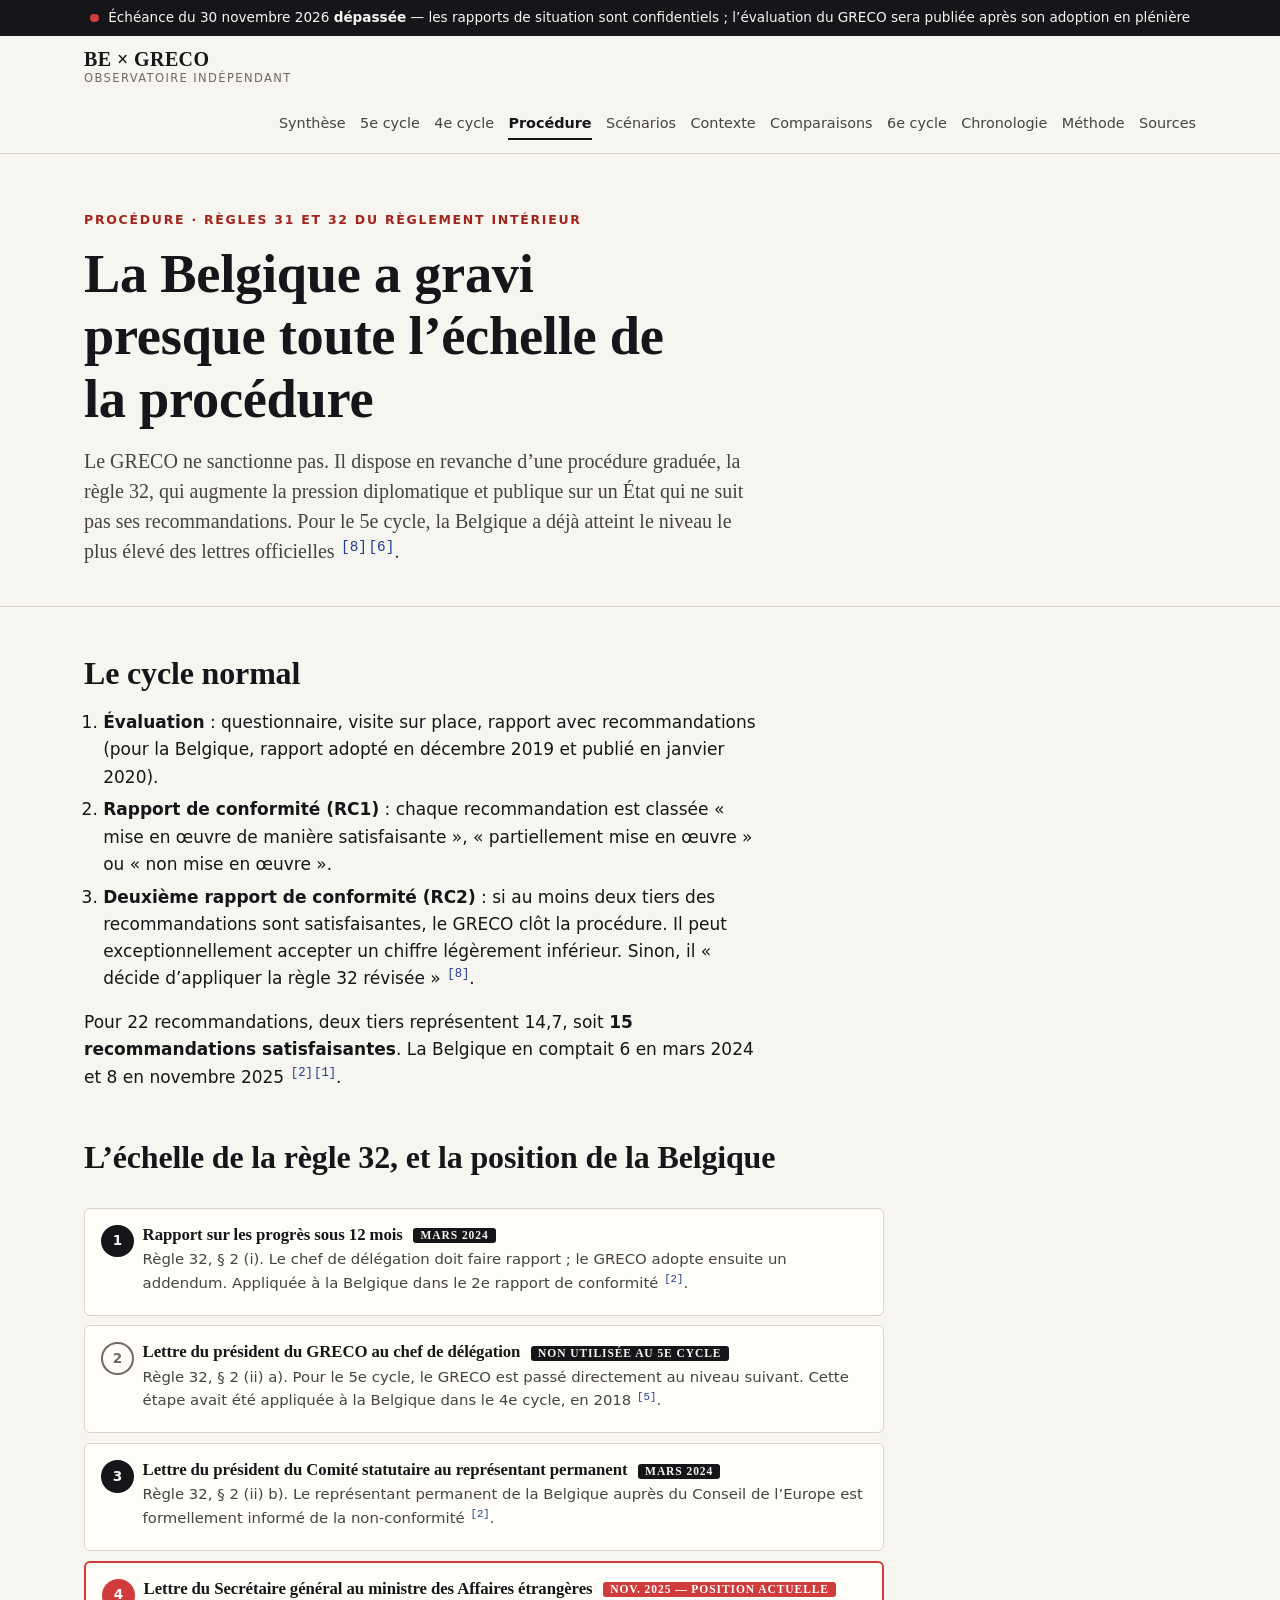
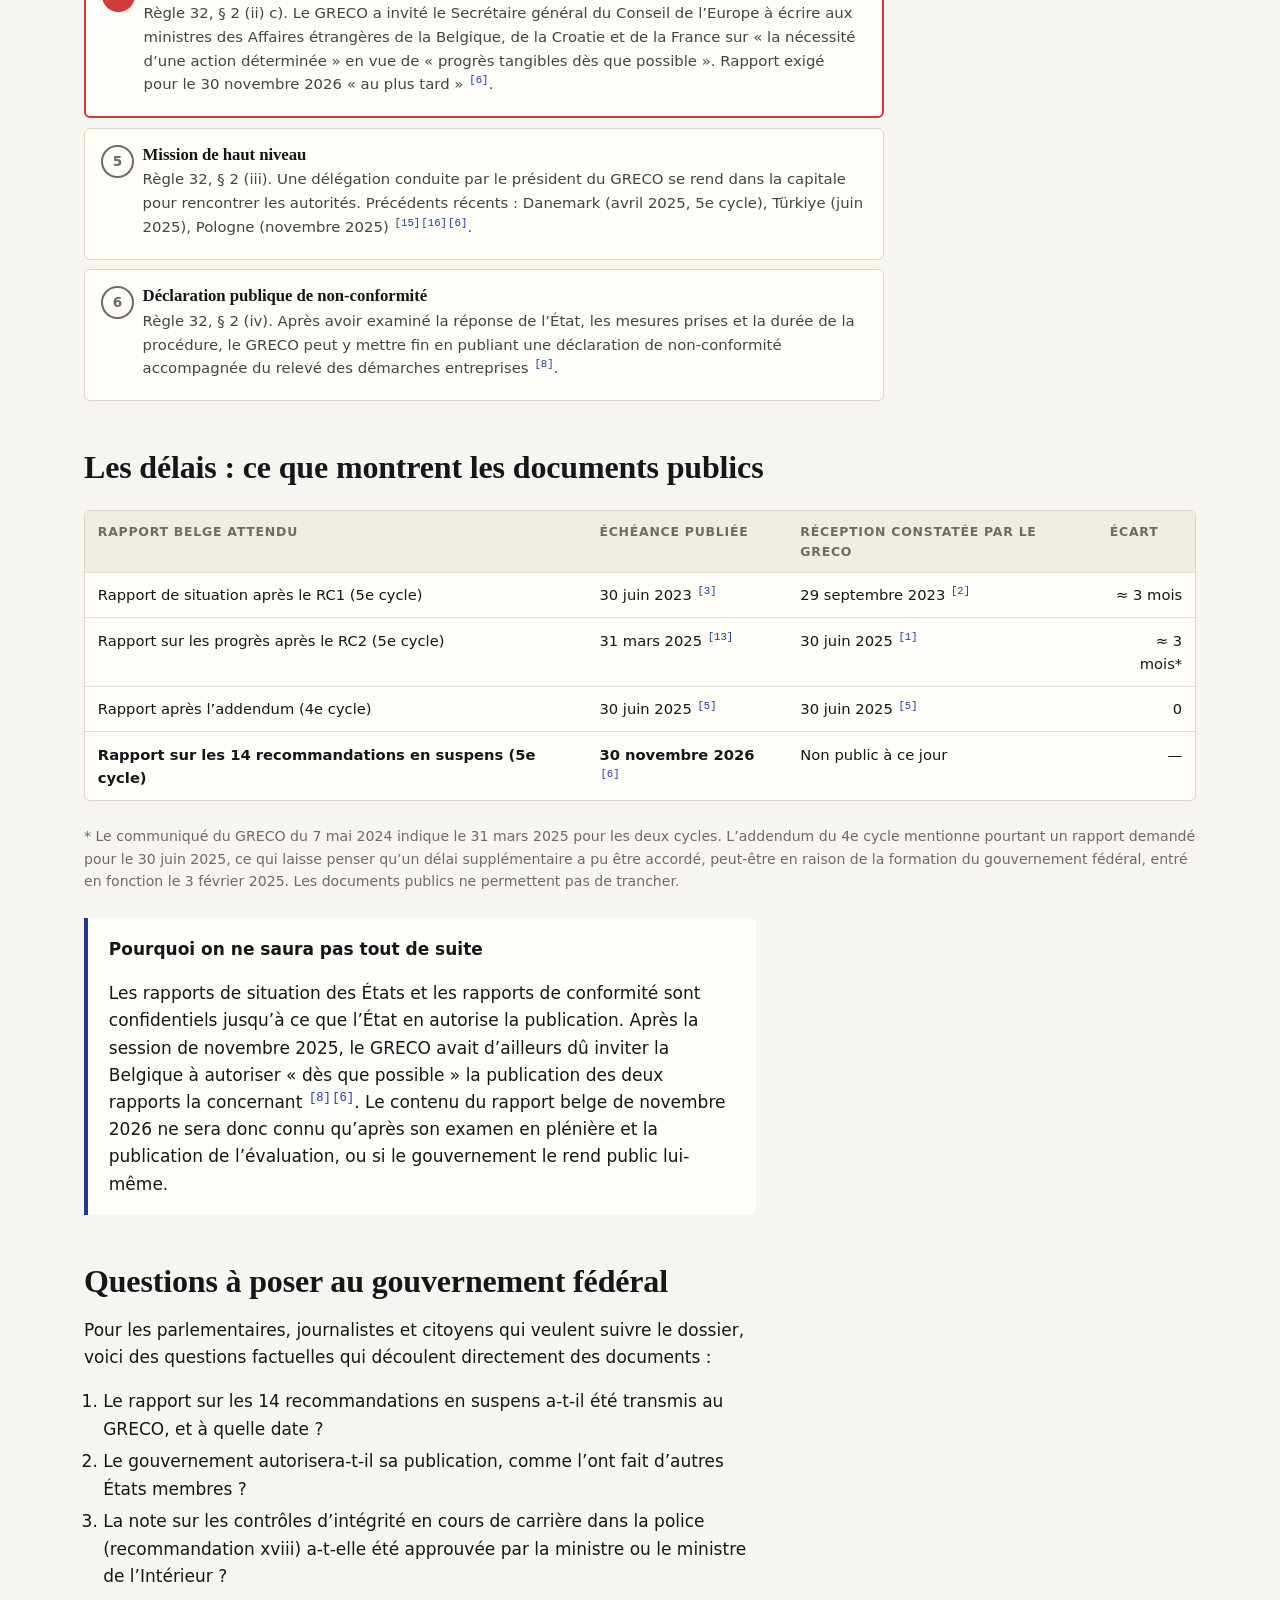
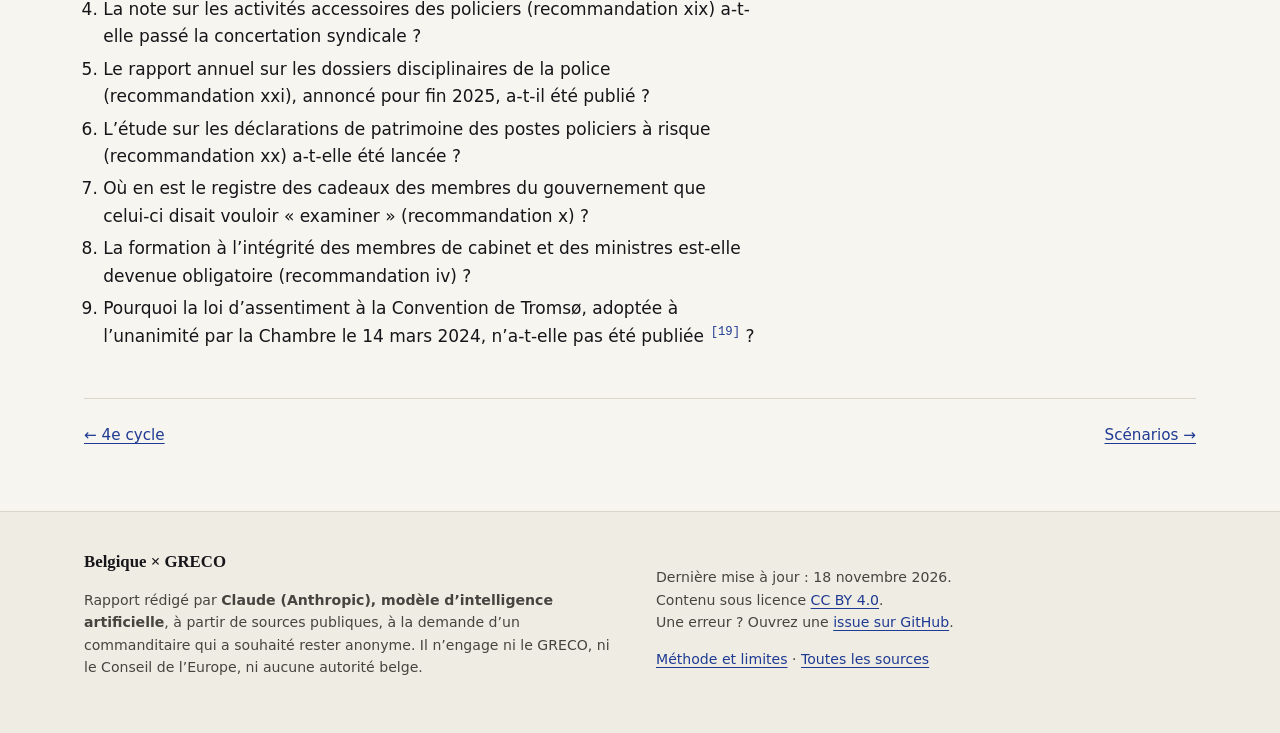
<file: procedure/index.html>
<!doctype html>
<html lang="fr">
<head>
  <meta charset="utf-8">
  <meta name="viewport" content="width=device-width, initial-scale=1">
  <title>La procédure du GRECO · Belgique × GRECO</title>
  <meta name="description" content="Comment fonctionne la procédure de non-conformité du GRECO, où en est la Belgique et ce qui peut suivre l’échéance du 30 novembre 2026.">
  <meta property="og:title" content="La procédure du GRECO">
  <meta property="og:description" content="Comment fonctionne la procédure de non-conformité du GRECO, où en est la Belgique et ce qui peut suivre l’échéance du 30 novembre 2026.">
  <meta property="og:type" content="article">
  <meta name="color-scheme" content="light dark">
  <link rel="icon" href="data:image/svg+xml,<svg xmlns='http://www.w3.org/2000/svg' viewBox='0 0 32 32'><rect width='32' height='32' rx='6' fill='%2316161a'/><text x='16' y='22' font-size='16' text-anchor='middle' fill='%23f7f5ef' font-family='Georgia'>§</text></svg>">
  <link rel="stylesheet" href="../assets/style.css">
</head>
<body>
  <a class="skip" href="#contenu">Aller au contenu</a>
  <div class="countdown" data-deadline="2026-11-30T23:59:59+01:00">
    <span class="countdown__dot" aria-hidden="true"></span>
    <span class="countdown__txt">Échéance GRECO : rapport belge attendu pour le <strong>30 novembre 2026</strong></span>
  </div>
  <header class="masthead">
    <div class="wrap masthead__inner">
      <a class="brand" href="../index.html">
        <span class="brand__mark">BE × GRECO</span>
        <span class="brand__sub">Observatoire indépendant</span>
      </a>
      <button class="navtoggle" aria-expanded="false" aria-controls="nav">Menu</button>
      <nav id="nav" class="nav" aria-label="Sections">
        
        
          <a href="../index.html">Synthèse</a>
        
          <a href="../cinquieme-cycle/index.html">5e cycle</a>
        
          <a href="../quatrieme-cycle/index.html">4e cycle</a>
        
          <a href="../procedure/index.html" aria-current="page">Procédure</a>
        
          <a href="../scenarios/index.html">Scénarios</a>
        
          <a href="../contexte/index.html">Contexte</a>
        
          <a href="../comparaisons/index.html">Comparaisons</a>
        
          <a href="../sixieme-cycle/index.html">6e cycle</a>
        
          <a href="../chronologie/index.html">Chronologie</a>
        
          <a href="../methodologie/index.html">Méthode</a>
        
          <a href="../sources/index.html">Sources</a>
        
      </nav>
    </div>
  </header>

  <main id="contenu">
    <section class="hero">
  <div class="wrap">
    <p class="kicker">Procédure · règles 31 et 32 du règlement intérieur</p>
    <h1>La Belgique a gravi presque toute l’échelle de la procédure</h1>
    <p class="lede">Le GRECO ne sanctionne pas. Il dispose en revanche d’une procédure graduée, la règle 32, qui augmente la pression diplomatique et publique sur un État qui ne suit pas ses recommandations. Pour le 5e cycle, la Belgique a déjà atteint le niveau le plus élevé des lettres officielles <a class="ref" href="../sources/index.html#greco-rules" title="Règlement intérieur du GRECO, Greco(2017)13-rev (articles 31 révisé bis, 32 révisé, 35)">[8]</a><a class="ref" href="../sources/index.html#greco-dec101" title="Décisions de la 101e réunion plénière du GRECO (Strasbourg, 18-21 novembre 2025)">[6]</a>.</p>
  </div>
</section>

<div class="wrap">
  <h2>Le cycle normal</h2>
  <div class="prose">
    <ol>
      <li><strong>Évaluation</strong> : questionnaire, visite sur place, rapport avec recommandations (pour la Belgique, rapport adopté en décembre 2019 et publié en janvier 2020).</li>
      <li><strong>Rapport de conformité (RC1)</strong> : chaque recommandation est classée « mise en œuvre de manière satisfaisante », « partiellement mise en œuvre » ou « non mise en œuvre ».</li>
      <li><strong>Deuxième rapport de conformité (RC2)</strong> : si au moins deux tiers des recommandations sont satisfaisantes, le GRECO clôt la procédure. Il peut exceptionnellement accepter un chiffre légèrement inférieur. Sinon, il « décide d’appliquer la règle 32 révisée » <a class="ref" href="../sources/index.html#greco-rules" title="Règlement intérieur du GRECO, Greco(2017)13-rev (articles 31 révisé bis, 32 révisé, 35)">[8]</a>.</li>
    </ol>
    <p>Pour 22 recommandations, deux tiers représentent 14,7, soit <strong>15 recommandations satisfaisantes</strong>. La Belgique en comptait 6 en mars 2024 et 8 en novembre 2025 <a class="ref" href="../sources/index.html#greco-rc5-2" title="Deuxième Rapport de conformité – 5e cycle – Belgique, GrecoRC5(2024)3 (adopté le 22 mars 2024, publié le 7 mai 2024)">[2]</a><a class="ref" href="../sources/index.html#greco-add5" title="Addendum au Deuxième Rapport de conformité – 5e cycle – Belgique, GrecoRC5(2025)22 (adopté le 21 novembre 2025, publié le 12 décembre 2025)">[1]</a>.</p>
  </div>

  <h2>L’échelle de la règle 32, et la position de la Belgique</h2>
  <ol class="ladder">
    <li class="done">
      <h3>Rapport sur les progrès sous 12 mois <span class="ladder__tag">Mars 2024</span></h3>
      <p>Règle 32, § 2 (i). Le chef de délégation doit faire rapport ; le GRECO adopte ensuite un addendum. Appliquée à la Belgique dans le 2e rapport de conformité <a class="ref" href="../sources/index.html#greco-rc5-2" title="Deuxième Rapport de conformité – 5e cycle – Belgique, GrecoRC5(2024)3 (adopté le 22 mars 2024, publié le 7 mai 2024)">[2]</a>.</p>
    </li>
    <li>
      <h3>Lettre du président du GRECO au chef de délégation <span class="ladder__tag">Non utilisée au 5e cycle</span></h3>
      <p>Règle 32, § 2 (ii) a). Pour le 5e cycle, le GRECO est passé directement au niveau suivant. Cette étape avait été appliquée à la Belgique dans le 4e cycle, en 2018 <a class="ref" href="../sources/index.html#greco-add4" title="Deuxième Addendum au Deuxième Rapport de conformité – 4e cycle – Belgique, GrecoRC4(2025)5 (adopté le 21 novembre 2025, publié le 12 décembre 2025)">[5]</a>.</p>
    </li>
    <li class="done">
      <h3>Lettre du président du Comité statutaire au représentant permanent <span class="ladder__tag">Mars 2024</span></h3>
      <p>Règle 32, § 2 (ii) b). Le représentant permanent de la Belgique auprès du Conseil de l’Europe est formellement informé de la non-conformité <a class="ref" href="../sources/index.html#greco-rc5-2" title="Deuxième Rapport de conformité – 5e cycle – Belgique, GrecoRC5(2024)3 (adopté le 22 mars 2024, publié le 7 mai 2024)">[2]</a>.</p>
    </li>
    <li class="now">
      <h3>Lettre du Secrétaire général au ministre des Affaires étrangères <span class="ladder__tag">Nov. 2025 — position actuelle</span></h3>
      <p>Règle 32, § 2 (ii) c). Le GRECO a invité le Secrétaire général du Conseil de l’Europe à écrire aux ministres des Affaires étrangères de la Belgique, de la Croatie et de la France sur « la nécessité d’une action déterminée » en vue de « progrès tangibles dès que possible ». Rapport exigé pour le 30 novembre 2026 « au plus tard » <a class="ref" href="../sources/index.html#greco-dec101" title="Décisions de la 101e réunion plénière du GRECO (Strasbourg, 18-21 novembre 2025)">[6]</a>.</p>
    </li>
    <li>
      <h3>Mission de haut niveau</h3>
      <p>Règle 32, § 2 (iii). Une délégation conduite par le président du GRECO se rend dans la capitale pour rencontrer les autorités. Précédents récents : Danemark (avril 2025, 5e cycle), Türkiye (juin 2025), Pologne (novembre 2025) <a class="ref" href="../sources/index.html#greco-denmark" title="GRECO high-level delegation urges swift action… (mission de haut niveau au Danemark, avril 2025)">[15]</a><a class="ref" href="../sources/index.html#greco-poland" title="Poland: High-level GRECO delegation urges continued efforts… (28 novembre 2025)">[16]</a><a class="ref" href="../sources/index.html#greco-dec101" title="Décisions de la 101e réunion plénière du GRECO (Strasbourg, 18-21 novembre 2025)">[6]</a>.</p>
    </li>
    <li>
      <h3>Déclaration publique de non-conformité</h3>
      <p>Règle 32, § 2 (iv). Après avoir examiné la réponse de l’État, les mesures prises et la durée de la procédure, le GRECO peut y mettre fin en publiant une déclaration de non-conformité accompagnée du relevé des démarches entreprises <a class="ref" href="../sources/index.html#greco-rules" title="Règlement intérieur du GRECO, Greco(2017)13-rev (articles 31 révisé bis, 32 révisé, 35)">[8]</a>.</p>
    </li>
  </ol>

  <h2>Les délais : ce que montrent les documents publics</h2>
  <div class="table-wrap">
    <table>
      <thead><tr><th scope="col">Rapport belge attendu</th><th scope="col">Échéance publiée</th><th scope="col">Réception constatée par le GRECO</th><th scope="col">Écart</th></tr></thead>
      <tbody>
        <tr><td>Rapport de situation après le RC1 (5e cycle)</td><td>30 juin 2023 <a class="ref" href="../sources/index.html#greco-rc5-1" title="Rapport de conformité – 5e cycle – Belgique (adopté le 3 décembre 2021, publié le 21 janvier 2022)">[3]</a></td><td>29 septembre 2023 <a class="ref" href="../sources/index.html#greco-rc5-2" title="Deuxième Rapport de conformité – 5e cycle – Belgique, GrecoRC5(2024)3 (adopté le 22 mars 2024, publié le 7 mai 2024)">[2]</a></td><td class="num">≈ 3 mois</td></tr>
        <tr><td>Rapport sur les progrès après le RC2 (5e cycle)</td><td>31 mars 2025 <a class="ref" href="../sources/index.html#greco-pr-2024" title="Council of Europe evaluates anti-corruption progress in Belgium (communiqué, 7 mai 2024)">[13]</a></td><td>30 juin 2025 <a class="ref" href="../sources/index.html#greco-add5" title="Addendum au Deuxième Rapport de conformité – 5e cycle – Belgique, GrecoRC5(2025)22 (adopté le 21 novembre 2025, publié le 12 décembre 2025)">[1]</a></td><td class="num">≈ 3 mois*</td></tr>
        <tr><td>Rapport après l’addendum (4e cycle)</td><td>30 juin 2025 <a class="ref" href="../sources/index.html#greco-add4" title="Deuxième Addendum au Deuxième Rapport de conformité – 4e cycle – Belgique, GrecoRC4(2025)5 (adopté le 21 novembre 2025, publié le 12 décembre 2025)">[5]</a></td><td>30 juin 2025 <a class="ref" href="../sources/index.html#greco-add4" title="Deuxième Addendum au Deuxième Rapport de conformité – 4e cycle – Belgique, GrecoRC4(2025)5 (adopté le 21 novembre 2025, publié le 12 décembre 2025)">[5]</a></td><td class="num">0</td></tr>
        <tr><td><strong>Rapport sur les 14 recommandations en suspens (5e cycle)</strong></td><td><strong>30 novembre 2026</strong> <a class="ref" href="../sources/index.html#greco-dec101" title="Décisions de la 101e réunion plénière du GRECO (Strasbourg, 18-21 novembre 2025)">[6]</a></td><td>Non public à ce jour</td><td class="num">—</td></tr>
      </tbody>
    </table>
  </div>
  <p class="small muted">* Le communiqué du GRECO du 7 mai 2024 indique le 31 mars 2025 pour les deux cycles. L’addendum du 4e cycle mentionne pourtant un rapport demandé pour le 30 juin 2025, ce qui laisse penser qu’un délai supplémentaire a pu être accordé, peut-être en raison de la formation du gouvernement fédéral, entré en fonction le 3 février 2025. Les documents publics ne permettent pas de trancher.</p>

  <div class="callout callout--note">
    <p class="callout__title">Pourquoi on ne saura pas tout de suite</p>
    <p>Les rapports de situation des États et les rapports de conformité sont confidentiels jusqu’à ce que l’État en autorise la publication. Après la session de novembre 2025, le GRECO avait d’ailleurs dû inviter la Belgique à autoriser « dès que possible » la publication des deux rapports la concernant <a class="ref" href="../sources/index.html#greco-rules" title="Règlement intérieur du GRECO, Greco(2017)13-rev (articles 31 révisé bis, 32 révisé, 35)">[8]</a><a class="ref" href="../sources/index.html#greco-dec101" title="Décisions de la 101e réunion plénière du GRECO (Strasbourg, 18-21 novembre 2025)">[6]</a>. Le contenu du rapport belge de novembre 2026 ne sera donc connu qu’après son examen en plénière et la publication de l’évaluation, ou si le gouvernement le rend public lui-même.</p>
  </div>

  <h2>Questions à poser au gouvernement fédéral</h2>
  <div class="prose">
    <p>Pour les parlementaires, journalistes et citoyens qui veulent suivre le dossier, voici des questions factuelles qui découlent directement des documents :</p>
    <ol>
      <li>Le rapport sur les 14 recommandations en suspens a-t-il été transmis au GRECO, et à quelle date ?</li>
      <li>Le gouvernement autorisera-t-il sa publication, comme l’ont fait d’autres États membres ?</li>
      <li>La note sur les contrôles d’intégrité en cours de carrière dans la police (recommandation xviii) a-t-elle été approuvée par la ministre ou le ministre de l’Intérieur ?</li>
      <li>La note sur les activités accessoires des policiers (recommandation xix) a-t-elle passé la concertation syndicale ?</li>
      <li>Le rapport annuel sur les dossiers disciplinaires de la police (recommandation xxi), annoncé pour fin 2025, a-t-il été publié ?</li>
      <li>L’étude sur les déclarations de patrimoine des postes policiers à risque (recommandation xx) a-t-elle été lancée ?</li>
      <li>Où en est le registre des cadeaux des membres du gouvernement que celui-ci disait vouloir « examiner » (recommandation x) ?</li>
      <li>La formation à l’intégrité des membres de cabinet et des ministres est-elle devenue obligatoire (recommandation iv) ?</li>
      <li>Pourquoi la loi d’assentiment à la Convention de Tromsø, adoptée à l’unanimité par la Chambre le 14 mars 2024, n’a-t-elle pas été publiée <a class="ref" href="../sources/index.html#ec-rol2026" title="Commission européenne – Rapport 2026 sur l’état de droit, chapitre Belgique, SWD(2026) 901 (17 juillet 2026)">[19]</a> ?</li>
    </ol>
  </div>

  <nav class="pager"><a href="../quatrieme-cycle/index.html">← 4e cycle</a><a href="../scenarios/index.html">Scénarios →</a></nav>
</div>

  </main>

  <footer class="footer">
    <div class="wrap footer__grid">
      <div>
        <p class="footer__title">Belgique × GRECO</p>
        <p>Rapport rédigé par <strong>Claude (Anthropic), modèle d’intelligence artificielle</strong>, à partir de sources publiques, à la demande d’un commanditaire qui a souhaité rester anonyme. Il n’engage ni le GRECO, ni le Conseil de l’Europe, ni aucune autorité belge.</p>
      </div>
      <div>
        <p>Dernière mise à jour : 18 novembre 2026.<br>
        Contenu sous licence <a href="https://creativecommons.org/licenses/by/4.0/deed.fr">CC BY 4.0</a>.<br>
        Une erreur ? Ouvrez une <a href="https://github.com/ouaisfieu/belgique-greco/issues">issue sur GitHub</a>.</p>
        <p><a href="../methodologie/index.html">Méthode et limites</a> · <a href="../sources/index.html">Toutes les sources</a></p>
      </div>
    </div>
  </footer>
  <script src="../assets/site.js" defer></script>
</body>
</html>
</file>
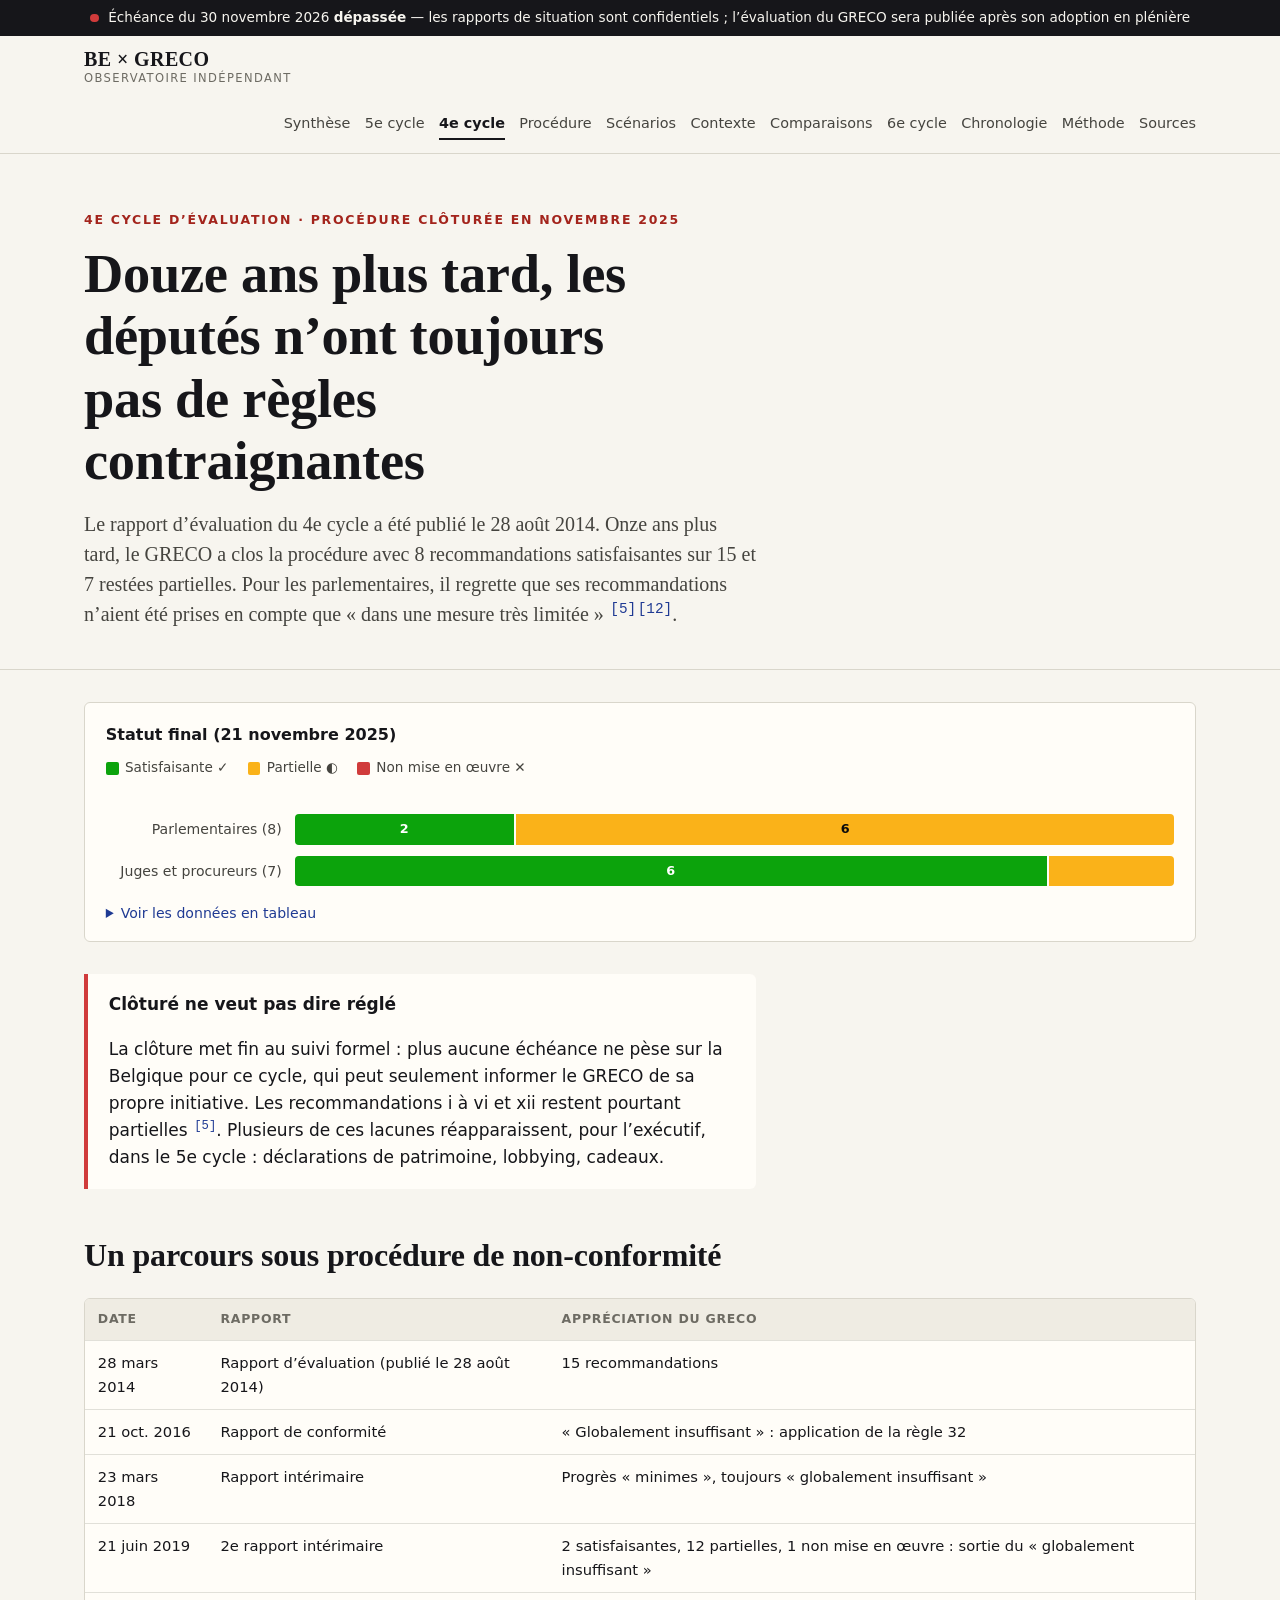
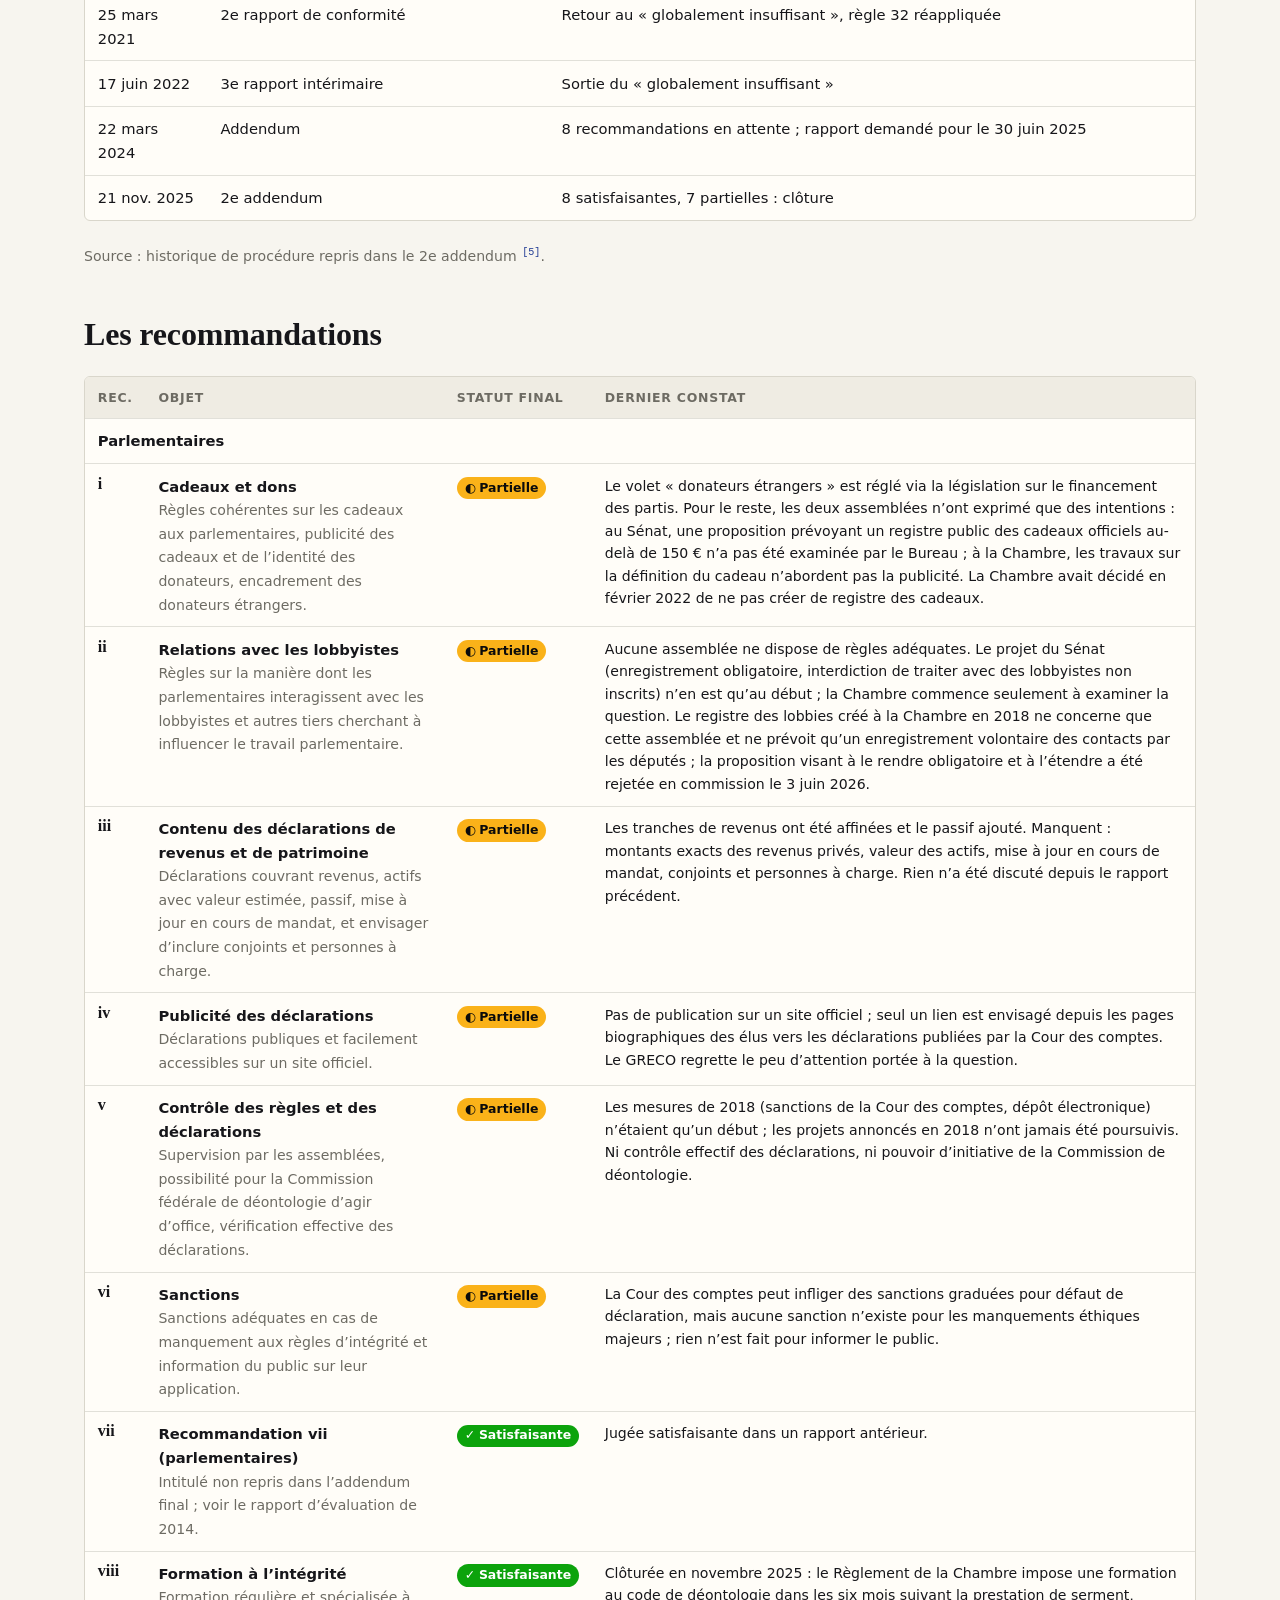
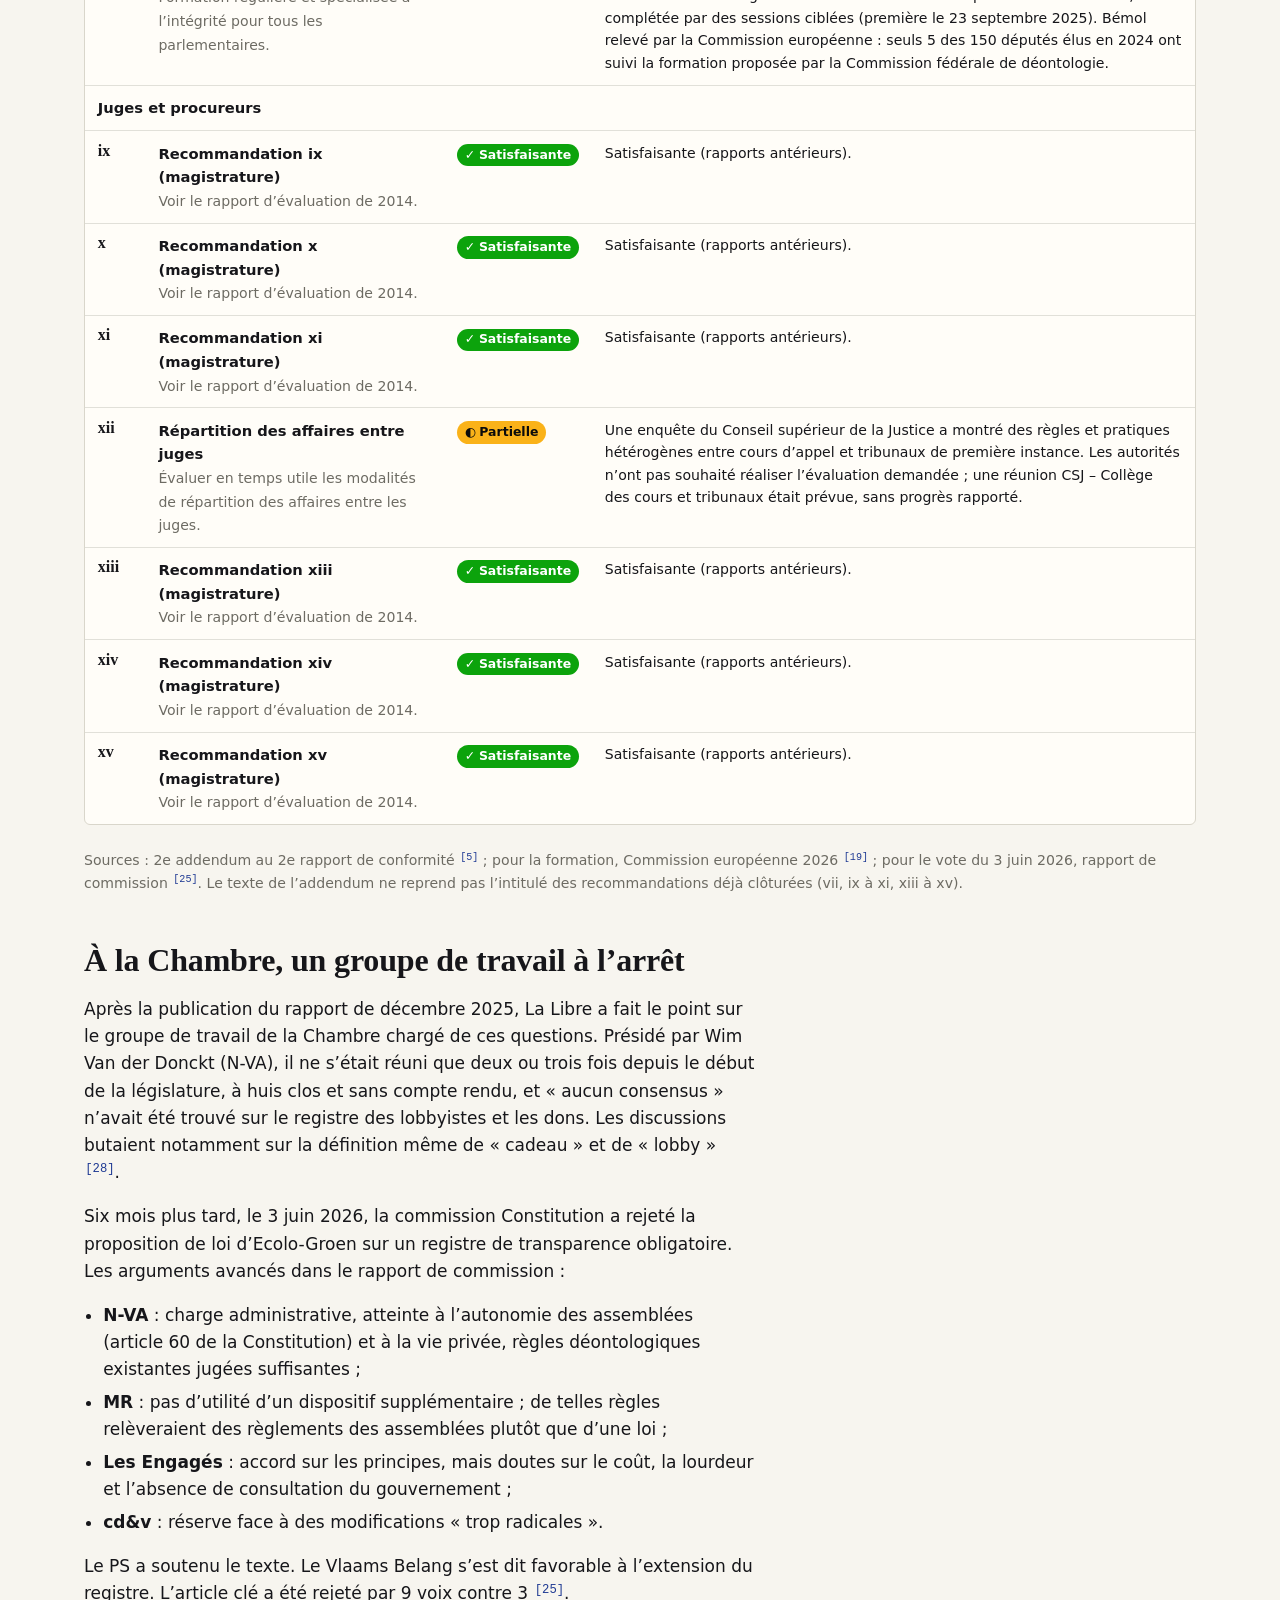
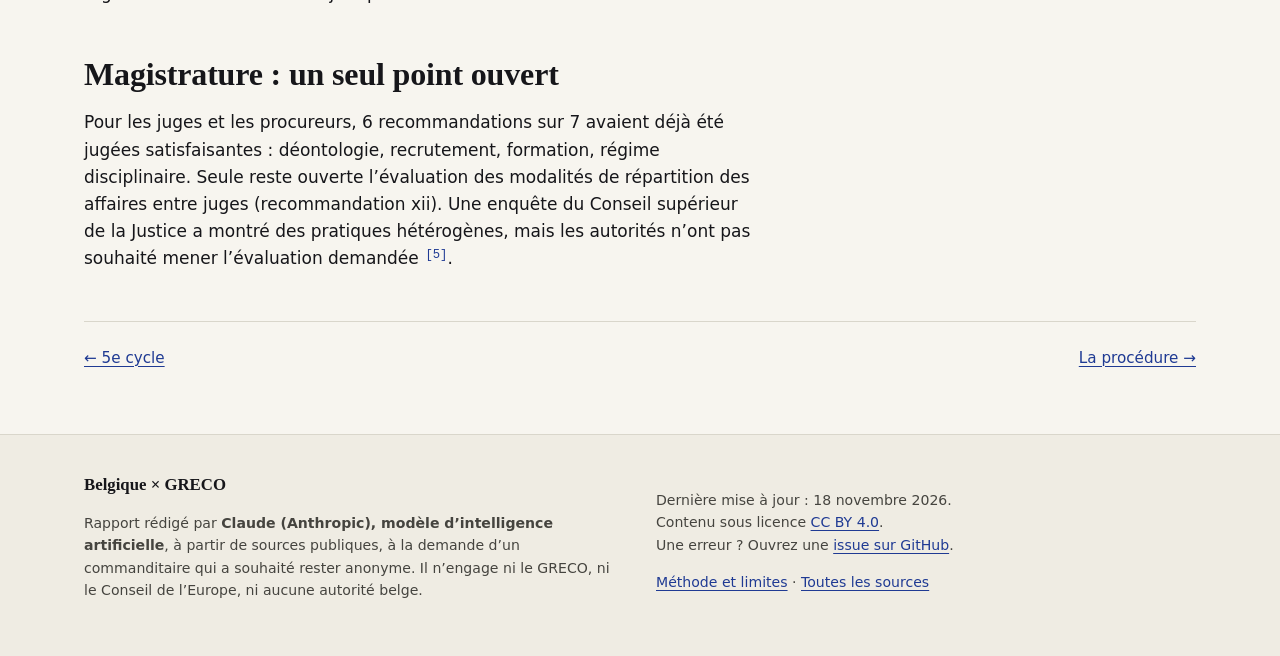
<file: quatrieme-cycle/index.html>
<!doctype html>
<html lang="fr">
<head>
  <meta charset="utf-8">
  <meta name="viewport" content="width=device-width, initial-scale=1">
  <title>4e cycle – Parlement et magistrature · Belgique × GRECO</title>
  <meta name="description" content="Le 4e cycle du GRECO, consacré aux parlementaires, juges et procureurs, a été clôturé en 2025. Pour les députés, l’essentiel reste à faire.">
  <meta property="og:title" content="4e cycle – Parlement et magistrature">
  <meta property="og:description" content="Le 4e cycle du GRECO, consacré aux parlementaires, juges et procureurs, a été clôturé en 2025. Pour les députés, l’essentiel reste à faire.">
  <meta property="og:type" content="article">
  <meta name="color-scheme" content="light dark">
  <link rel="icon" href="data:image/svg+xml,<svg xmlns='http://www.w3.org/2000/svg' viewBox='0 0 32 32'><rect width='32' height='32' rx='6' fill='%2316161a'/><text x='16' y='22' font-size='16' text-anchor='middle' fill='%23f7f5ef' font-family='Georgia'>§</text></svg>">
  <link rel="stylesheet" href="../assets/style.css">
</head>
<body>
  <a class="skip" href="#contenu">Aller au contenu</a>
  <div class="countdown" data-deadline="2026-11-30T23:59:59+01:00">
    <span class="countdown__dot" aria-hidden="true"></span>
    <span class="countdown__txt">Échéance GRECO : rapport belge attendu pour le <strong>30 novembre 2026</strong></span>
  </div>
  <header class="masthead">
    <div class="wrap masthead__inner">
      <a class="brand" href="../index.html">
        <span class="brand__mark">BE × GRECO</span>
        <span class="brand__sub">Observatoire indépendant</span>
      </a>
      <button class="navtoggle" aria-expanded="false" aria-controls="nav">Menu</button>
      <nav id="nav" class="nav" aria-label="Sections">
        
        
          <a href="../index.html">Synthèse</a>
        
          <a href="../cinquieme-cycle/index.html">5e cycle</a>
        
          <a href="../quatrieme-cycle/index.html" aria-current="page">4e cycle</a>
        
          <a href="../procedure/index.html">Procédure</a>
        
          <a href="../scenarios/index.html">Scénarios</a>
        
          <a href="../contexte/index.html">Contexte</a>
        
          <a href="../comparaisons/index.html">Comparaisons</a>
        
          <a href="../sixieme-cycle/index.html">6e cycle</a>
        
          <a href="../chronologie/index.html">Chronologie</a>
        
          <a href="../methodologie/index.html">Méthode</a>
        
          <a href="../sources/index.html">Sources</a>
        
      </nav>
    </div>
  </header>

  <main id="contenu">
    




<section class="hero">
  <div class="wrap">
    <p class="kicker">4e cycle d’évaluation · procédure clôturée en novembre 2025</p>
    <h1>Douze ans plus tard, les députés n’ont toujours pas de règles contraignantes</h1>
    <p class="lede">Le rapport d’évaluation du 4e cycle a été publié le 28 août 2014. Onze ans plus tard, le GRECO a clos la procédure avec 8 recommandations satisfaisantes sur 15 et 7 restées partielles. Pour les parlementaires, il regrette que ses recommandations n’aient été prises en compte que « dans une mesure très limitée » <a class="ref" href="../sources/index.html#greco-add4" title="Deuxième Addendum au Deuxième Rapport de conformité – 4e cycle – Belgique, GrecoRC4(2025)5 (adopté le 21 novembre 2025, publié le 12 décembre 2025)">[5]</a><a class="ref" href="../sources/index.html#greco-pr-2025" title="Belgique : le GRECO publie deux nouveaux rapports d’évaluation (communiqué, décembre 2025)">[12]</a>.</p>
  </div>
</section>

<div class="wrap">
  
<figure class="chart">
  <figcaption class="chart__title">Statut final (21 novembre 2025)</figcaption>
  <ul class="chart__legend" aria-hidden="true">
    <li><span class="sw sw--s"></span>Satisfaisante ✓</li>
    <li><span class="sw sw--p"></span>Partielle ◐</li>
    <li><span class="sw sw--n"></span>Non mise en œuvre ✕</li>
  </ul>
  <div class="bars" aria-hidden="true">
    
    <div class="bars__row">
      <div class="bars__label" style="grid-row: 1; grid-column: 1">Parlementaires (8)</div>
      <div class="bars__track" style="grid-row: 1; grid-column: 2">
        
        <span class="bars__seg bars__seg--s" style="flex: 2 1 0" tabindex="0"
              data-tip="Parlementaires (8) — Mise en œuvre de manière satisfaisante : 2 / 8 (25 %)">
          <span class="bars__val">2</span>
        </span>
        
        <span class="bars__seg bars__seg--p" style="flex: 6 1 0" tabindex="0"
              data-tip="Parlementaires (8) — Partiellement mise en œuvre : 6 / 8 (75 %)">
          <span class="bars__val">6</span>
        </span>
        
      </div>
    </div>
    
    <div class="bars__row">
      <div class="bars__label" style="grid-row: 2; grid-column: 1">Juges et procureurs (7)</div>
      <div class="bars__track" style="grid-row: 2; grid-column: 2">
        
        <span class="bars__seg bars__seg--s" style="flex: 6 1 0" tabindex="0"
              data-tip="Juges et procureurs (7) — Mise en œuvre de manière satisfaisante : 6 / 7 (85,7 %)">
          <span class="bars__val">6</span>
        </span>
        
        <span class="bars__seg bars__seg--p" style="flex: 1 1 0" tabindex="0"
              data-tip="Juges et procureurs (7) — Partiellement mise en œuvre : 1 / 7 (14,3 %)">
          
        </span>
        
      </div>
    </div>
    
    
  </div>
  <details class="chart__table">
    <summary>Voir les données en tableau</summary>
    <table id="t-4">
      <thead><tr><th scope="col">Étape</th><th scope="col">Satisfaisantes</th><th scope="col">Partielles</th><th scope="col">Non mises en œuvre</th><th scope="col">Total</th></tr></thead>
      <tbody><tr><th scope="row">Parlementaires (8)</th><td>2</td><td>6</td><td>0</td><td>8</td></tr><tr><th scope="row">Juges et procureurs (7)</th><td>6</td><td>1</td><td>0</td><td>7</td></tr></tbody>
    </table>
  </details>
</figure>


  <div class="callout callout--alert">
    <p class="callout__title">Clôturé ne veut pas dire réglé</p>
    <p>La clôture met fin au suivi formel : plus aucune échéance ne pèse sur la Belgique pour ce cycle, qui peut seulement informer le GRECO de sa propre initiative. Les recommandations i à vi et xii restent pourtant partielles <a class="ref" href="../sources/index.html#greco-add4" title="Deuxième Addendum au Deuxième Rapport de conformité – 4e cycle – Belgique, GrecoRC4(2025)5 (adopté le 21 novembre 2025, publié le 12 décembre 2025)">[5]</a>. Plusieurs de ces lacunes réapparaissent, pour l’exécutif, dans le 5e cycle : déclarations de patrimoine, lobbying, cadeaux.</p>
  </div>

  <h2>Un parcours sous procédure de non-conformité</h2>
  <div class="table-wrap">
    <table>
      <thead><tr><th scope="col">Date</th><th scope="col">Rapport</th><th scope="col">Appréciation du GRECO</th></tr></thead>
      <tbody>
        <tr><td>28 mars 2014</td><td>Rapport d’évaluation (publié le 28 août 2014)</td><td>15 recommandations</td></tr>
        <tr><td>21 oct. 2016</td><td>Rapport de conformité</td><td>« Globalement insuffisant » : application de la règle 32</td></tr>
        <tr><td>23 mars 2018</td><td>Rapport intérimaire</td><td>Progrès « minimes », toujours « globalement insuffisant »</td></tr>
        <tr><td>21 juin 2019</td><td>2e rapport intérimaire</td><td>2 satisfaisantes, 12 partielles, 1 non mise en œuvre : sortie du « globalement insuffisant »</td></tr>
        <tr><td>25 mars 2021</td><td>2e rapport de conformité</td><td>Retour au « globalement insuffisant », règle 32 réappliquée</td></tr>
        <tr><td>17 juin 2022</td><td>3e rapport intérimaire</td><td>Sortie du « globalement insuffisant »</td></tr>
        <tr><td>22 mars 2024</td><td>Addendum</td><td>8 recommandations en attente ; rapport demandé pour le 30 juin 2025</td></tr>
        <tr><td>21 nov. 2025</td><td>2e addendum</td><td>8 satisfaisantes, 7 partielles : clôture</td></tr>
      </tbody>
    </table>
  </div>
  <p class="small muted">Source : historique de procédure repris dans le 2e addendum <a class="ref" href="../sources/index.html#greco-add4" title="Deuxième Addendum au Deuxième Rapport de conformité – 4e cycle – Belgique, GrecoRC4(2025)5 (adopté le 21 novembre 2025, publié le 12 décembre 2025)">[5]</a>.</p>

  <h2>Les recommandations</h2>
  <div class="table-wrap">
    <table>
      <thead><tr><th scope="col">Rec.</th><th scope="col">Objet</th><th scope="col">Statut final</th><th scope="col">Dernier constat</th></tr></thead>
      <tbody>
        
        <tr><th colspan="4" scope="rowgroup">Parlementaires</th></tr>
        
        <tr>
          <th scope="row" class="rnum">i</th>
          <td><strong>Cadeaux et dons</strong><br><span class="small muted">Règles cohérentes sur les cadeaux aux parlementaires, publicité des cadeaux et de l’identité des donateurs, encadrement des donateurs étrangers.</span></td>
          <td><span class="badge badge--p"><span aria-hidden="true">◐</span> Partielle</span></td>
          <td class="small">Le volet « donateurs étrangers » est réglé via la législation sur le financement des partis. Pour le reste, les deux assemblées n’ont exprimé que des intentions : au Sénat, une proposition prévoyant un registre public des cadeaux officiels au-delà de 150 € n’a pas été examinée par le Bureau ; à la Chambre, les travaux sur la définition du cadeau n’abordent pas la publicité. La Chambre avait décidé en février 2022 de ne pas créer de registre des cadeaux.</td>
        </tr>
        
        
        
        <tr>
          <th scope="row" class="rnum">ii</th>
          <td><strong>Relations avec les lobbyistes</strong><br><span class="small muted">Règles sur la manière dont les parlementaires interagissent avec les lobbyistes et autres tiers cherchant à influencer le travail parlementaire.</span></td>
          <td><span class="badge badge--p"><span aria-hidden="true">◐</span> Partielle</span></td>
          <td class="small">Aucune assemblée ne dispose de règles adéquates. Le projet du Sénat (enregistrement obligatoire, interdiction de traiter avec des lobbyistes non inscrits) n’en est qu’au début ; la Chambre commence seulement à examiner la question. Le registre des lobbies créé à la Chambre en 2018 ne concerne que cette assemblée et ne prévoit qu’un enregistrement volontaire des contacts par les députés ; la proposition visant à le rendre obligatoire et à l’étendre a été rejetée en commission le 3 juin 2026.</td>
        </tr>
        
        
        
        <tr>
          <th scope="row" class="rnum">iii</th>
          <td><strong>Contenu des déclarations de revenus et de patrimoine</strong><br><span class="small muted">Déclarations couvrant revenus, actifs avec valeur estimée, passif, mise à jour en cours de mandat, et envisager d’inclure conjoints et personnes à charge.</span></td>
          <td><span class="badge badge--p"><span aria-hidden="true">◐</span> Partielle</span></td>
          <td class="small">Les tranches de revenus ont été affinées et le passif ajouté. Manquent : montants exacts des revenus privés, valeur des actifs, mise à jour en cours de mandat, conjoints et personnes à charge. Rien n’a été discuté depuis le rapport précédent.</td>
        </tr>
        
        
        
        <tr>
          <th scope="row" class="rnum">iv</th>
          <td><strong>Publicité des déclarations</strong><br><span class="small muted">Déclarations publiques et facilement accessibles sur un site officiel.</span></td>
          <td><span class="badge badge--p"><span aria-hidden="true">◐</span> Partielle</span></td>
          <td class="small">Pas de publication sur un site officiel ; seul un lien est envisagé depuis les pages biographiques des élus vers les déclarations publiées par la Cour des comptes. Le GRECO regrette le peu d’attention portée à la question.</td>
        </tr>
        
        
        
        <tr>
          <th scope="row" class="rnum">v</th>
          <td><strong>Contrôle des règles et des déclarations</strong><br><span class="small muted">Supervision par les assemblées, possibilité pour la Commission fédérale de déontologie d’agir d’office, vérification effective des déclarations.</span></td>
          <td><span class="badge badge--p"><span aria-hidden="true">◐</span> Partielle</span></td>
          <td class="small">Les mesures de 2018 (sanctions de la Cour des comptes, dépôt électronique) n’étaient qu’un début ; les projets annoncés en 2018 n’ont jamais été poursuivis. Ni contrôle effectif des déclarations, ni pouvoir d’initiative de la Commission de déontologie.</td>
        </tr>
        
        
        
        <tr>
          <th scope="row" class="rnum">vi</th>
          <td><strong>Sanctions</strong><br><span class="small muted">Sanctions adéquates en cas de manquement aux règles d’intégrité et information du public sur leur application.</span></td>
          <td><span class="badge badge--p"><span aria-hidden="true">◐</span> Partielle</span></td>
          <td class="small">La Cour des comptes peut infliger des sanctions graduées pour défaut de déclaration, mais aucune sanction n’existe pour les manquements éthiques majeurs ; rien n’est fait pour informer le public.</td>
        </tr>
        
        
        
        <tr>
          <th scope="row" class="rnum">vii</th>
          <td><strong>Recommandation vii (parlementaires)</strong><br><span class="small muted">Intitulé non repris dans l’addendum final ; voir le rapport d’évaluation de 2014.</span></td>
          <td><span class="badge badge--s"><span aria-hidden="true">✓</span> Satisfaisante</span></td>
          <td class="small">Jugée satisfaisante dans un rapport antérieur.</td>
        </tr>
        
        
        
        <tr>
          <th scope="row" class="rnum">viii</th>
          <td><strong>Formation à l’intégrité</strong><br><span class="small muted">Formation régulière et spécialisée à l’intégrité pour tous les parlementaires.</span></td>
          <td><span class="badge badge--s"><span aria-hidden="true">✓</span> Satisfaisante</span></td>
          <td class="small">Clôturée en novembre 2025 : le Règlement de la Chambre impose une formation au code de déontologie dans les six mois suivant la prestation de serment, complétée par des sessions ciblées (première le 23 septembre 2025). Bémol relevé par la Commission européenne : seuls 5 des 150 députés élus en 2024 ont suivi la formation proposée par la Commission fédérale de déontologie.</td>
        </tr>
        
        
        <tr><th colspan="4" scope="rowgroup">Juges et procureurs</th></tr>
        <tr>
          <th scope="row" class="rnum">ix</th>
          <td><strong>Recommandation ix (magistrature)</strong><br><span class="small muted">Voir le rapport d’évaluation de 2014.</span></td>
          <td><span class="badge badge--s"><span aria-hidden="true">✓</span> Satisfaisante</span></td>
          <td class="small">Satisfaisante (rapports antérieurs).</td>
        </tr>
        
        
        
        <tr>
          <th scope="row" class="rnum">x</th>
          <td><strong>Recommandation x (magistrature)</strong><br><span class="small muted">Voir le rapport d’évaluation de 2014.</span></td>
          <td><span class="badge badge--s"><span aria-hidden="true">✓</span> Satisfaisante</span></td>
          <td class="small">Satisfaisante (rapports antérieurs).</td>
        </tr>
        
        
        
        <tr>
          <th scope="row" class="rnum">xi</th>
          <td><strong>Recommandation xi (magistrature)</strong><br><span class="small muted">Voir le rapport d’évaluation de 2014.</span></td>
          <td><span class="badge badge--s"><span aria-hidden="true">✓</span> Satisfaisante</span></td>
          <td class="small">Satisfaisante (rapports antérieurs).</td>
        </tr>
        
        
        
        <tr>
          <th scope="row" class="rnum">xii</th>
          <td><strong>Répartition des affaires entre juges</strong><br><span class="small muted">Évaluer en temps utile les modalités de répartition des affaires entre les juges.</span></td>
          <td><span class="badge badge--p"><span aria-hidden="true">◐</span> Partielle</span></td>
          <td class="small">Une enquête du Conseil supérieur de la Justice a montré des règles et pratiques hétérogènes entre cours d’appel et tribunaux de première instance. Les autorités n’ont pas souhaité réaliser l’évaluation demandée ; une réunion CSJ – Collège des cours et tribunaux était prévue, sans progrès rapporté.</td>
        </tr>
        
        
        
        <tr>
          <th scope="row" class="rnum">xiii</th>
          <td><strong>Recommandation xiii (magistrature)</strong><br><span class="small muted">Voir le rapport d’évaluation de 2014.</span></td>
          <td><span class="badge badge--s"><span aria-hidden="true">✓</span> Satisfaisante</span></td>
          <td class="small">Satisfaisante (rapports antérieurs).</td>
        </tr>
        
        
        
        <tr>
          <th scope="row" class="rnum">xiv</th>
          <td><strong>Recommandation xiv (magistrature)</strong><br><span class="small muted">Voir le rapport d’évaluation de 2014.</span></td>
          <td><span class="badge badge--s"><span aria-hidden="true">✓</span> Satisfaisante</span></td>
          <td class="small">Satisfaisante (rapports antérieurs).</td>
        </tr>
        
        
        
        <tr>
          <th scope="row" class="rnum">xv</th>
          <td><strong>Recommandation xv (magistrature)</strong><br><span class="small muted">Voir le rapport d’évaluation de 2014.</span></td>
          <td><span class="badge badge--s"><span aria-hidden="true">✓</span> Satisfaisante</span></td>
          <td class="small">Satisfaisante (rapports antérieurs).</td>
        </tr>
        
      </tbody>
    </table>
  </div>
  <p class="small muted">Sources : 2e addendum au 2e rapport de conformité <a class="ref" href="../sources/index.html#greco-add4" title="Deuxième Addendum au Deuxième Rapport de conformité – 4e cycle – Belgique, GrecoRC4(2025)5 (adopté le 21 novembre 2025, publié le 12 décembre 2025)">[5]</a> ; pour la formation, Commission européenne 2026 <a class="ref" href="../sources/index.html#ec-rol2026" title="Commission européenne – Rapport 2026 sur l’état de droit, chapitre Belgique, SWD(2026) 901 (17 juillet 2026)">[19]</a> ; pour le vote du 3 juin 2026, rapport de commission <a class="ref" href="../sources/index.html#chambre-0119" title="Chambre – Rapport de commission sur la proposition de loi instaurant un registre de transparence obligatoire, DOC 56 0119/005 (17 juin 2026)">[25]</a>. Le texte de l’addendum ne reprend pas l’intitulé des recommandations déjà clôturées (vii, ix à xi, xiii à xv).</p>

  <h2>À la Chambre, un groupe de travail à l’arrêt</h2>
  <div class="prose">
    <p>Après la publication du rapport de décembre 2025, La Libre a fait le point sur le groupe de travail de la Chambre chargé de ces questions. Présidé par Wim Van der Donckt (N-VA), il ne s’était réuni que deux ou trois fois depuis le début de la législature, à huis clos et sans compte rendu, et « aucun consensus » n’avait été trouvé sur le registre des lobbyistes et les dons. Les discussions butaient notamment sur la définition même de « cadeau » et de « lobby » <a class="ref" href="../sources/index.html#lalibre-gt" title="La Libre – « La Belgique n’avance toujours pas dans la lutte contre la corruption des parlementaires » (23 décembre 2025)">[28]</a>.</p>
    <p>Six mois plus tard, le 3 juin 2026, la commission Constitution a rejeté la proposition de loi d’Ecolo-Groen sur un registre de transparence obligatoire. Les arguments avancés dans le rapport de commission :</p>
    <ul>
      <li><strong>N-VA</strong> : charge administrative, atteinte à l’autonomie des assemblées (article 60 de la Constitution) et à la vie privée, règles déontologiques existantes jugées suffisantes ;</li>
      <li><strong>MR</strong> : pas d’utilité d’un dispositif supplémentaire ; de telles règles relèveraient des règlements des assemblées plutôt que d’une loi ;</li>
      <li><strong>Les Engagés</strong> : accord sur les principes, mais doutes sur le coût, la lourdeur et l’absence de consultation du gouvernement ;</li>
      <li><strong>cd&amp;v</strong> : réserve face à des modifications « trop radicales ».</li>
    </ul>
    <p>Le PS a soutenu le texte. Le Vlaams Belang s’est dit favorable à l’extension du registre. L’article clé a été rejeté par 9 voix contre 3 <a class="ref" href="../sources/index.html#chambre-0119" title="Chambre – Rapport de commission sur la proposition de loi instaurant un registre de transparence obligatoire, DOC 56 0119/005 (17 juin 2026)">[25]</a>.</p>
  </div>

  <h2>Magistrature : un seul point ouvert</h2>
  <div class="prose">
    <p>Pour les juges et les procureurs, 6 recommandations sur 7 avaient déjà été jugées satisfaisantes : déontologie, recrutement, formation, régime disciplinaire. Seule reste ouverte l’évaluation des modalités de répartition des affaires entre juges (recommandation xii). Une enquête du Conseil supérieur de la Justice a montré des pratiques hétérogènes, mais les autorités n’ont pas souhaité mener l’évaluation demandée <a class="ref" href="../sources/index.html#greco-add4" title="Deuxième Addendum au Deuxième Rapport de conformité – 4e cycle – Belgique, GrecoRC4(2025)5 (adopté le 21 novembre 2025, publié le 12 décembre 2025)">[5]</a>.</p>
  </div>

  <nav class="pager"><a href="../cinquieme-cycle/index.html">← 5e cycle</a><a href="../procedure/index.html">La procédure →</a></nav>
</div>

  </main>

  <footer class="footer">
    <div class="wrap footer__grid">
      <div>
        <p class="footer__title">Belgique × GRECO</p>
        <p>Rapport rédigé par <strong>Claude (Anthropic), modèle d’intelligence artificielle</strong>, à partir de sources publiques, à la demande d’un commanditaire qui a souhaité rester anonyme. Il n’engage ni le GRECO, ni le Conseil de l’Europe, ni aucune autorité belge.</p>
      </div>
      <div>
        <p>Dernière mise à jour : 18 novembre 2026.<br>
        Contenu sous licence <a href="https://creativecommons.org/licenses/by/4.0/deed.fr">CC BY 4.0</a>.<br>
        Une erreur ? Ouvrez une <a href="https://github.com/ouaisfieu/belgique-greco/issues">issue sur GitHub</a>.</p>
        <p><a href="../methodologie/index.html">Méthode et limites</a> · <a href="../sources/index.html">Toutes les sources</a></p>
      </div>
    </div>
  </footer>
  <script src="../assets/site.js" defer></script>
</body>
</html>
</file>
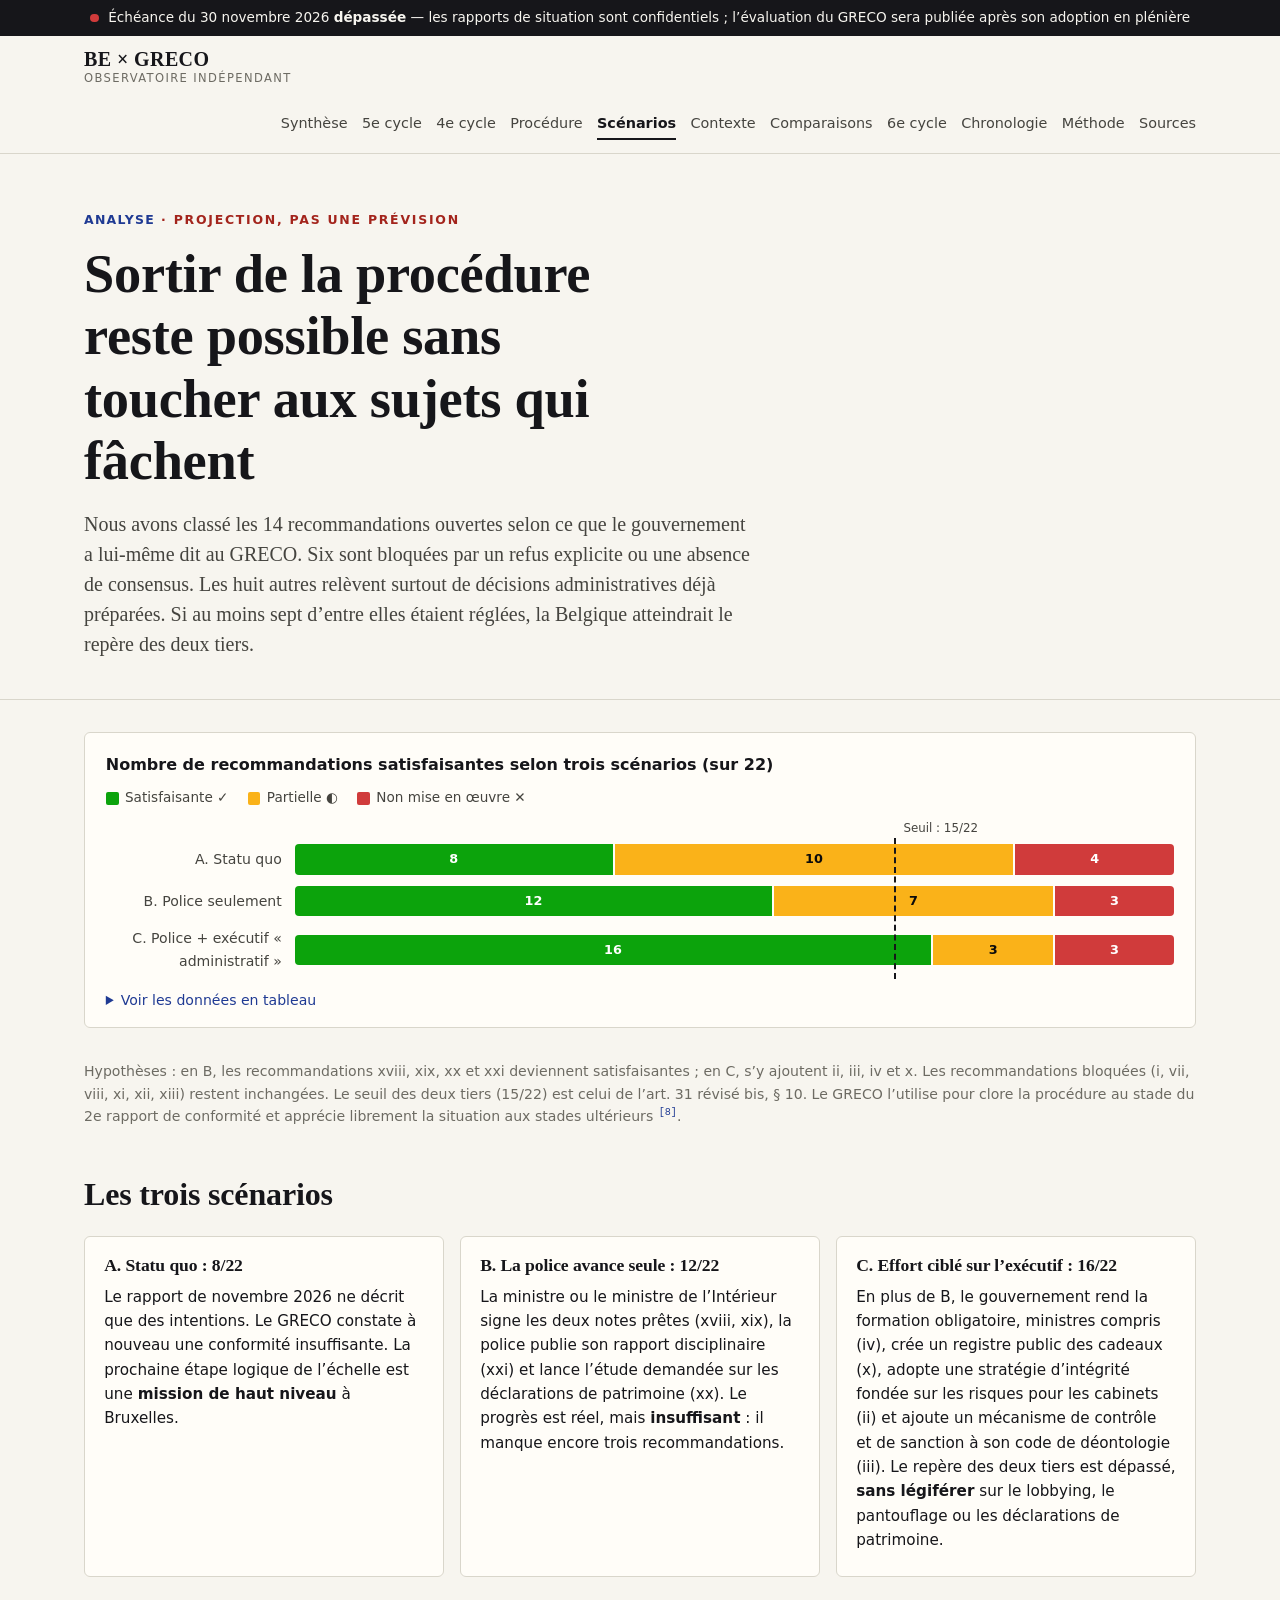
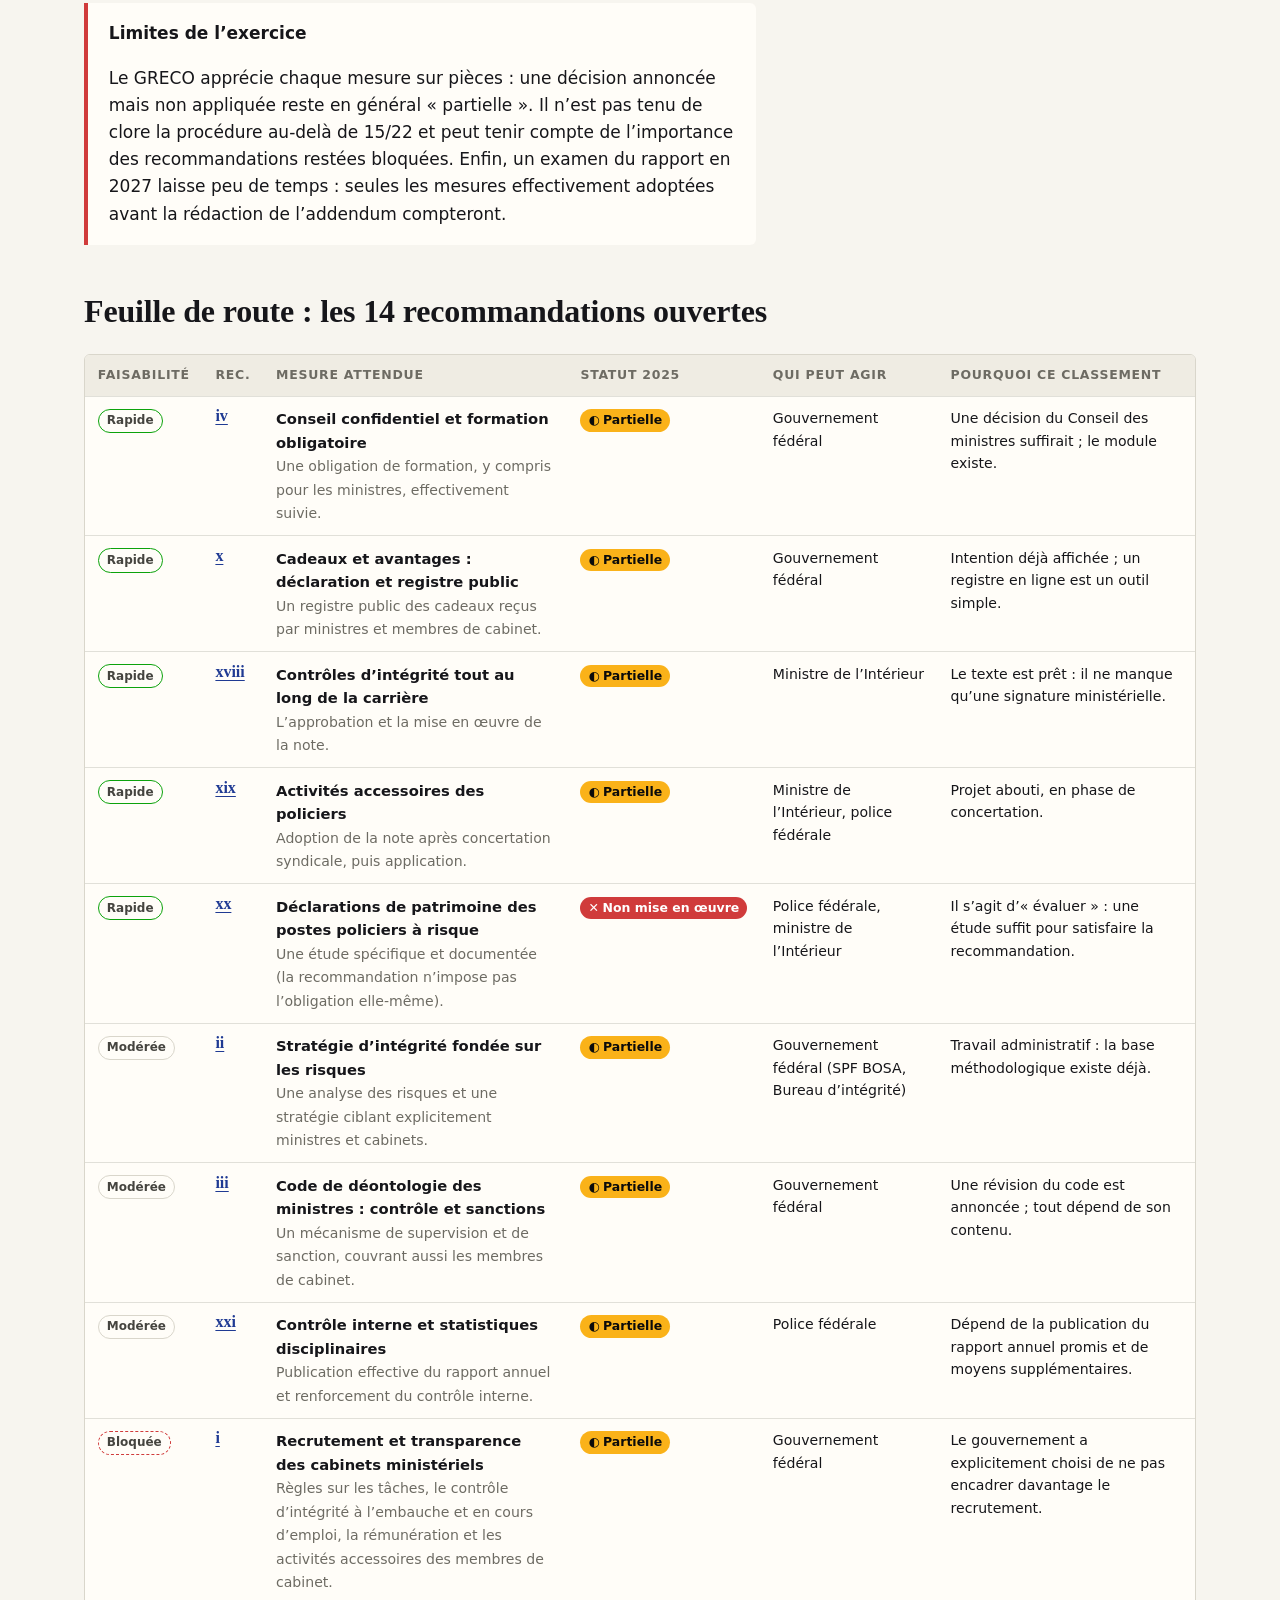
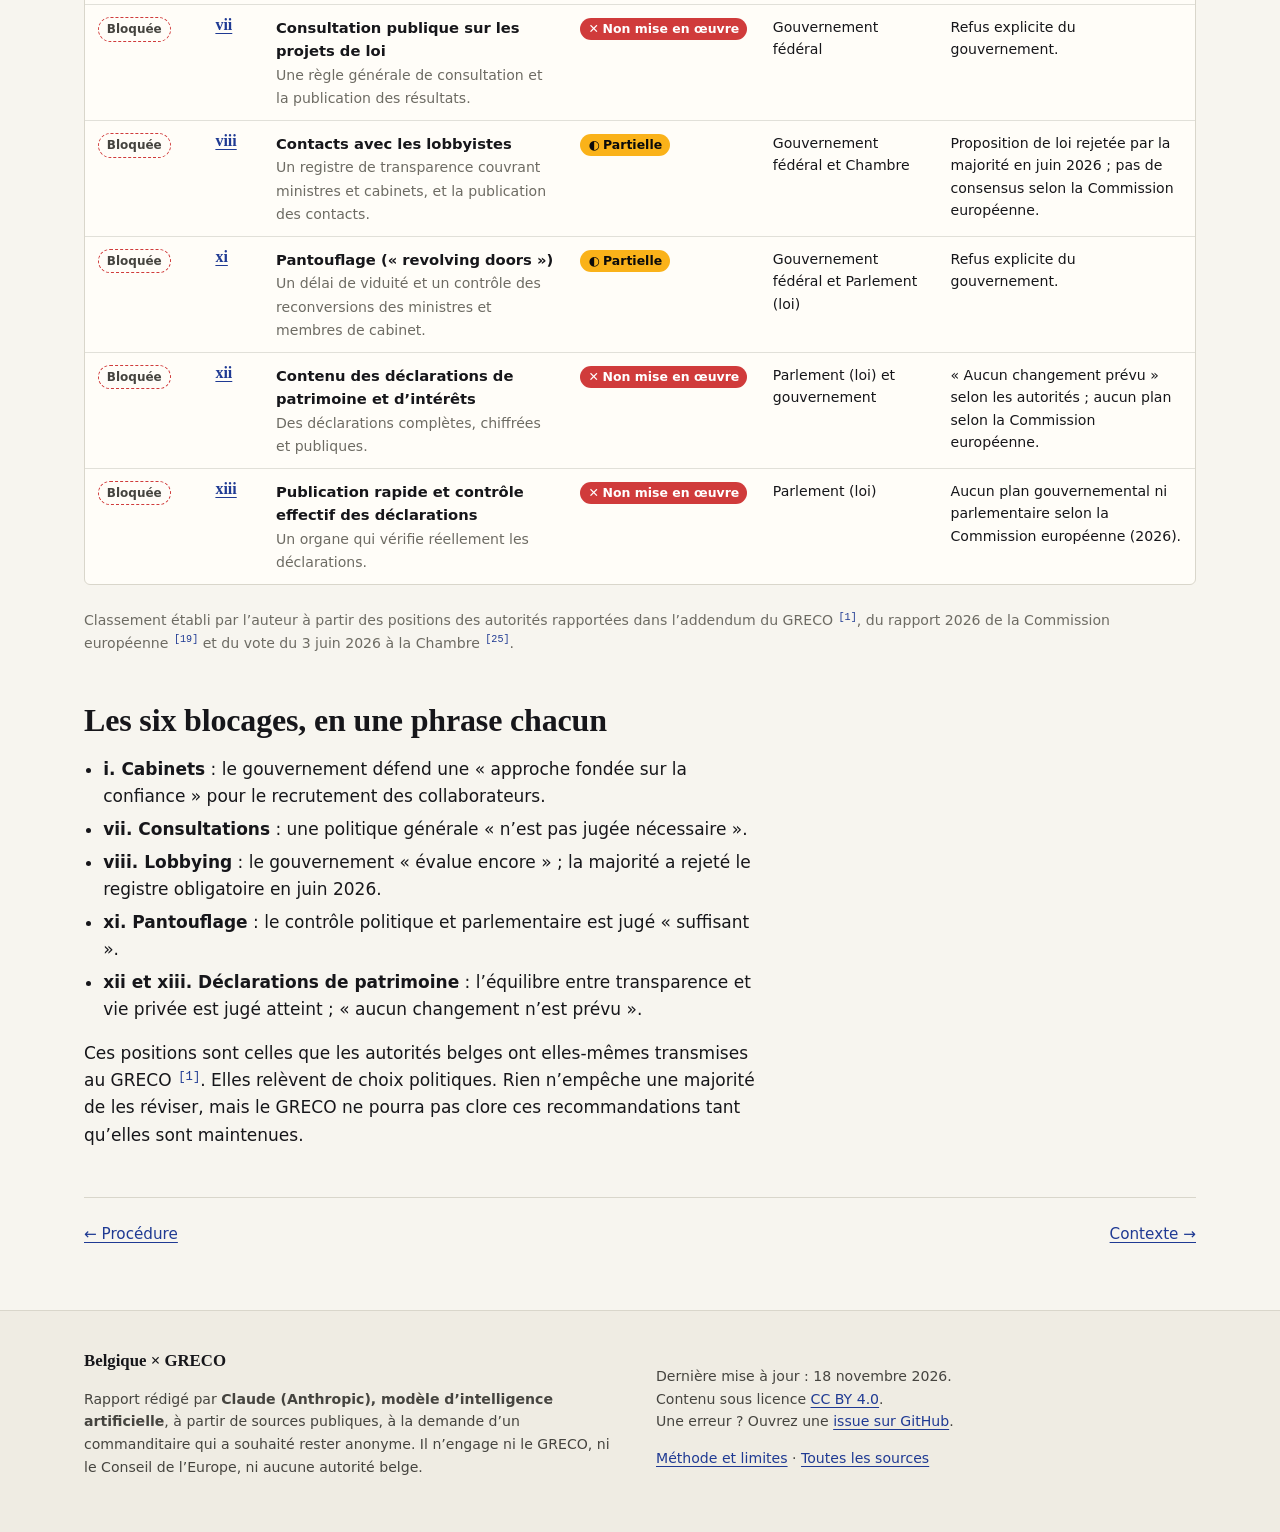
<file: scenarios/index.html>
<!doctype html>
<html lang="fr">
<head>
  <meta charset="utf-8">
  <meta name="viewport" content="width=device-width, initial-scale=1">
  <title>Scénarios · Belgique × GRECO</title>
  <meta name="description" content="Peut-on sortir de la procédure de non-conformité du GRECO ? Trois scénarios chiffrés et une feuille de route.">
  <meta property="og:title" content="Scénarios">
  <meta property="og:description" content="Peut-on sortir de la procédure de non-conformité du GRECO ? Trois scénarios chiffrés et une feuille de route.">
  <meta property="og:type" content="article">
  <meta name="color-scheme" content="light dark">
  <link rel="icon" href="data:image/svg+xml,<svg xmlns='http://www.w3.org/2000/svg' viewBox='0 0 32 32'><rect width='32' height='32' rx='6' fill='%2316161a'/><text x='16' y='22' font-size='16' text-anchor='middle' fill='%23f7f5ef' font-family='Georgia'>§</text></svg>">
  <link rel="stylesheet" href="../assets/style.css">
</head>
<body>
  <a class="skip" href="#contenu">Aller au contenu</a>
  <div class="countdown" data-deadline="2026-11-30T23:59:59+01:00">
    <span class="countdown__dot" aria-hidden="true"></span>
    <span class="countdown__txt">Échéance GRECO : rapport belge attendu pour le <strong>30 novembre 2026</strong></span>
  </div>
  <header class="masthead">
    <div class="wrap masthead__inner">
      <a class="brand" href="../index.html">
        <span class="brand__mark">BE × GRECO</span>
        <span class="brand__sub">Observatoire indépendant</span>
      </a>
      <button class="navtoggle" aria-expanded="false" aria-controls="nav">Menu</button>
      <nav id="nav" class="nav" aria-label="Sections">
        
        
          <a href="../index.html">Synthèse</a>
        
          <a href="../cinquieme-cycle/index.html">5e cycle</a>
        
          <a href="../quatrieme-cycle/index.html">4e cycle</a>
        
          <a href="../procedure/index.html">Procédure</a>
        
          <a href="../scenarios/index.html" aria-current="page">Scénarios</a>
        
          <a href="../contexte/index.html">Contexte</a>
        
          <a href="../comparaisons/index.html">Comparaisons</a>
        
          <a href="../sixieme-cycle/index.html">6e cycle</a>
        
          <a href="../chronologie/index.html">Chronologie</a>
        
          <a href="../methodologie/index.html">Méthode</a>
        
          <a href="../sources/index.html">Sources</a>
        
      </nav>
    </div>
  </header>

  <main id="contenu">
    


<section class="hero">
  <div class="wrap">
    <p class="kicker"><span class="analysis">Analyse</span> · projection, pas une prévision</p>
    <h1>Sortir de la procédure reste possible sans toucher aux sujets qui fâchent</h1>
    <p class="lede">Nous avons classé les 14 recommandations ouvertes selon ce que le gouvernement a lui-même dit au GRECO. Six sont bloquées par un refus explicite ou une absence de consensus. Les huit autres relèvent surtout de décisions administratives déjà préparées. Si au moins sept d’entre elles étaient réglées, la Belgique atteindrait le repère des deux tiers.</p>
  </div>
</section>

<div class="wrap">
  
<figure class="chart">
  <figcaption class="chart__title">Nombre de recommandations satisfaisantes selon trois scénarios (sur 22)</figcaption>
  <ul class="chart__legend" aria-hidden="true">
    <li><span class="sw sw--s"></span>Satisfaisante ✓</li>
    <li><span class="sw sw--p"></span>Partielle ◐</li>
    <li><span class="sw sw--n"></span>Non mise en œuvre ✕</li>
  </ul>
  <div class="bars" aria-hidden="true">
    
    <div class="bars__row">
      <div class="bars__label" style="grid-row: 1; grid-column: 1">A. Statu quo</div>
      <div class="bars__track" style="grid-row: 1; grid-column: 2">
        
        <span class="bars__seg bars__seg--s" style="flex: 8 1 0" tabindex="0"
              data-tip="A. Statu quo — Mise en œuvre de manière satisfaisante : 8 / 22 (36,4 %)">
          <span class="bars__val">8</span>
        </span>
        
        <span class="bars__seg bars__seg--p" style="flex: 10 1 0" tabindex="0"
              data-tip="A. Statu quo — Partiellement mise en œuvre : 10 / 22 (45,5 %)">
          <span class="bars__val">10</span>
        </span>
        
        <span class="bars__seg bars__seg--n" style="flex: 4 1 0" tabindex="0"
              data-tip="A. Statu quo — Non mise en œuvre : 4 / 22 (18,2 %)">
          <span class="bars__val">4</span>
        </span>
        
      </div>
    </div>
    
    <div class="bars__row">
      <div class="bars__label" style="grid-row: 2; grid-column: 1">B. Police seulement</div>
      <div class="bars__track" style="grid-row: 2; grid-column: 2">
        
        <span class="bars__seg bars__seg--s" style="flex: 12 1 0" tabindex="0"
              data-tip="B. Police seulement — Mise en œuvre de manière satisfaisante : 12 / 22 (54,5 %)">
          <span class="bars__val">12</span>
        </span>
        
        <span class="bars__seg bars__seg--p" style="flex: 7 1 0" tabindex="0"
              data-tip="B. Police seulement — Partiellement mise en œuvre : 7 / 22 (31,8 %)">
          <span class="bars__val">7</span>
        </span>
        
        <span class="bars__seg bars__seg--n" style="flex: 3 1 0" tabindex="0"
              data-tip="B. Police seulement — Non mise en œuvre : 3 / 22 (13,6 %)">
          <span class="bars__val">3</span>
        </span>
        
      </div>
    </div>
    
    <div class="bars__row">
      <div class="bars__label" style="grid-row: 3; grid-column: 1">C. Police + exécutif « administratif »</div>
      <div class="bars__track" style="grid-row: 3; grid-column: 2">
        
        <span class="bars__seg bars__seg--s" style="flex: 16 1 0" tabindex="0"
              data-tip="C. Police + exécutif « administratif » — Mise en œuvre de manière satisfaisante : 16 / 22 (72,7 %)">
          <span class="bars__val">16</span>
        </span>
        
        <span class="bars__seg bars__seg--p" style="flex: 3 1 0" tabindex="0"
              data-tip="C. Police + exécutif « administratif » — Partiellement mise en œuvre : 3 / 22 (13,6 %)">
          <span class="bars__val">3</span>
        </span>
        
        <span class="bars__seg bars__seg--n" style="flex: 3 1 0" tabindex="0"
              data-tip="C. Police + exécutif « administratif » — Non mise en œuvre : 3 / 22 (13,6 %)">
          <span class="bars__val">3</span>
        </span>
        
      </div>
    </div>
    
    
    <div class="bars__overlay" style="grid-row: 1 / span 3"><div class="bars__threshold" style="left: 68.18181818181819%"><span>Seuil : 15/22</span></div></div>
    
  </div>
  <details class="chart__table">
    <summary>Voir les données en tableau</summary>
    <table id="t-scen">
      <thead><tr><th scope="col">Étape</th><th scope="col">Satisfaisantes</th><th scope="col">Partielles</th><th scope="col">Non mises en œuvre</th><th scope="col">Total</th></tr></thead>
      <tbody><tr><th scope="row">A. Statu quo</th><td>8</td><td>10</td><td>4</td><td>22</td></tr><tr><th scope="row">B. Police seulement</th><td>12</td><td>7</td><td>3</td><td>22</td></tr><tr><th scope="row">C. Police + exécutif « administratif »</th><td>16</td><td>3</td><td>3</td><td>22</td></tr></tbody>
    </table>
  </details>
</figure>

  <p class="small muted">Hypothèses : en B, les recommandations xviii, xix, xx et xxi deviennent satisfaisantes ; en C, s’y ajoutent ii, iii, iv et x. Les recommandations bloquées (i, vii, viii, xi, xii, xiii) restent inchangées. Le seuil des deux tiers (15/22) est celui de l’art. 31 révisé bis, § 10. Le GRECO l’utilise pour clore la procédure au stade du 2e rapport de conformité et apprécie librement la situation aux stades ultérieurs <a class="ref" href="../sources/index.html#greco-rules" title="Règlement intérieur du GRECO, Greco(2017)13-rev (articles 31 révisé bis, 32 révisé, 35)">[8]</a>.</p>

  <h2>Les trois scénarios</h2>
  <div class="cards">
    <div class="card">
      <h3>A. Statu quo : 8/22</h3>
      <p>Le rapport de novembre 2026 ne décrit que des intentions. Le GRECO constate à nouveau une conformité insuffisante. La prochaine étape logique de l’échelle est une <strong>mission de haut niveau</strong> à Bruxelles.</p>
    </div>
    <div class="card">
      <h3>B. La police avance seule : 12/22</h3>
      <p>La ministre ou le ministre de l’Intérieur signe les deux notes prêtes (xviii, xix), la police publie son rapport disciplinaire (xxi) et lance l’étude demandée sur les déclarations de patrimoine (xx). Le progrès est réel, mais <strong>insuffisant</strong> : il manque encore trois recommandations.</p>
    </div>
    <div class="card">
      <h3>C. Effort ciblé sur l’exécutif : 16/22</h3>
      <p>En plus de B, le gouvernement rend la formation obligatoire, ministres compris (iv), crée un registre public des cadeaux (x), adopte une stratégie d’intégrité fondée sur les risques pour les cabinets (ii) et ajoute un mécanisme de contrôle et de sanction à son code de déontologie (iii). Le repère des deux tiers est dépassé, <strong>sans légiférer</strong> sur le lobbying, le pantouflage ou les déclarations de patrimoine.</p>
    </div>
  </div>

  <div class="callout callout--alert">
    <p class="callout__title">Limites de l’exercice</p>
    <p>Le GRECO apprécie chaque mesure sur pièces : une décision annoncée mais non appliquée reste en général « partielle ». Il n’est pas tenu de clore la procédure au-delà de 15/22 et peut tenir compte de l’importance des recommandations restées bloquées. Enfin, un examen du rapport en 2027 laisse peu de temps : seules les mesures effectivement adoptées avant la rédaction de l’addendum compteront.</p>
  </div>

  <h2>Feuille de route : les 14 recommandations ouvertes</h2>
  
  
  <div class="table-wrap">
    <table>
      <thead><tr><th scope="col">Faisabilité</th><th scope="col">Rec.</th><th scope="col">Mesure attendue</th><th scope="col">Statut 2025</th><th scope="col">Qui peut agir</th><th scope="col">Pourquoi ce classement</th></tr></thead>
      <tbody>
        
          
          <tr>
            <td><span class="feas feas--rapide">Rapide</span></td>
            <th scope="row" class="rnum"><a href="../cinquieme-cycle/index.html#reco-iv">iv</a></th>
            <td><strong>Conseil confidentiel et formation obligatoire</strong><br><span class="small muted">Une obligation de formation, y compris pour les ministres, effectivement suivie.</span></td>
            <td><span class="badge badge--p"><span aria-hidden="true">◐</span> Partielle</span></td>
            <td class="small">Gouvernement fédéral</td>
            <td class="small">Une décision du Conseil des ministres suffirait ; le module existe.</td>
          </tr>
          
          <tr>
            <td><span class="feas feas--rapide">Rapide</span></td>
            <th scope="row" class="rnum"><a href="../cinquieme-cycle/index.html#reco-x">x</a></th>
            <td><strong>Cadeaux et avantages : déclaration et registre public</strong><br><span class="small muted">Un registre public des cadeaux reçus par ministres et membres de cabinet.</span></td>
            <td><span class="badge badge--p"><span aria-hidden="true">◐</span> Partielle</span></td>
            <td class="small">Gouvernement fédéral</td>
            <td class="small">Intention déjà affichée ; un registre en ligne est un outil simple.</td>
          </tr>
          
          <tr>
            <td><span class="feas feas--rapide">Rapide</span></td>
            <th scope="row" class="rnum"><a href="../cinquieme-cycle/index.html#reco-xviii">xviii</a></th>
            <td><strong>Contrôles d’intégrité tout au long de la carrière</strong><br><span class="small muted">L’approbation et la mise en œuvre de la note.</span></td>
            <td><span class="badge badge--p"><span aria-hidden="true">◐</span> Partielle</span></td>
            <td class="small">Ministre de l’Intérieur</td>
            <td class="small">Le texte est prêt : il ne manque qu’une signature ministérielle.</td>
          </tr>
          
          <tr>
            <td><span class="feas feas--rapide">Rapide</span></td>
            <th scope="row" class="rnum"><a href="../cinquieme-cycle/index.html#reco-xix">xix</a></th>
            <td><strong>Activités accessoires des policiers</strong><br><span class="small muted">Adoption de la note après concertation syndicale, puis application.</span></td>
            <td><span class="badge badge--p"><span aria-hidden="true">◐</span> Partielle</span></td>
            <td class="small">Ministre de l’Intérieur, police fédérale</td>
            <td class="small">Projet abouti, en phase de concertation.</td>
          </tr>
          
          <tr>
            <td><span class="feas feas--rapide">Rapide</span></td>
            <th scope="row" class="rnum"><a href="../cinquieme-cycle/index.html#reco-xx">xx</a></th>
            <td><strong>Déclarations de patrimoine des postes policiers à risque</strong><br><span class="small muted">Une étude spécifique et documentée (la recommandation n’impose pas l’obligation elle-même).</span></td>
            <td><span class="badge badge--n"><span aria-hidden="true">✕</span> Non mise en œuvre</span></td>
            <td class="small">Police fédérale, ministre de l’Intérieur</td>
            <td class="small">Il s’agit d’« évaluer » : une étude suffit pour satisfaire la recommandation.</td>
          </tr>
          
        
          
          <tr>
            <td><span class="feas feas--moyen">Modérée</span></td>
            <th scope="row" class="rnum"><a href="../cinquieme-cycle/index.html#reco-ii">ii</a></th>
            <td><strong>Stratégie d’intégrité fondée sur les risques</strong><br><span class="small muted">Une analyse des risques et une stratégie ciblant explicitement ministres et cabinets.</span></td>
            <td><span class="badge badge--p"><span aria-hidden="true">◐</span> Partielle</span></td>
            <td class="small">Gouvernement fédéral (SPF BOSA, Bureau d’intégrité)</td>
            <td class="small">Travail administratif : la base méthodologique existe déjà.</td>
          </tr>
          
          <tr>
            <td><span class="feas feas--moyen">Modérée</span></td>
            <th scope="row" class="rnum"><a href="../cinquieme-cycle/index.html#reco-iii">iii</a></th>
            <td><strong>Code de déontologie des ministres : contrôle et sanctions</strong><br><span class="small muted">Un mécanisme de supervision et de sanction, couvrant aussi les membres de cabinet.</span></td>
            <td><span class="badge badge--p"><span aria-hidden="true">◐</span> Partielle</span></td>
            <td class="small">Gouvernement fédéral</td>
            <td class="small">Une révision du code est annoncée ; tout dépend de son contenu.</td>
          </tr>
          
          <tr>
            <td><span class="feas feas--moyen">Modérée</span></td>
            <th scope="row" class="rnum"><a href="../cinquieme-cycle/index.html#reco-xxi">xxi</a></th>
            <td><strong>Contrôle interne et statistiques disciplinaires</strong><br><span class="small muted">Publication effective du rapport annuel et renforcement du contrôle interne.</span></td>
            <td><span class="badge badge--p"><span aria-hidden="true">◐</span> Partielle</span></td>
            <td class="small">Police fédérale</td>
            <td class="small">Dépend de la publication du rapport annuel promis et de moyens supplémentaires.</td>
          </tr>
          
        
          
          <tr>
            <td><span class="feas feas--bloque">Bloquée</span></td>
            <th scope="row" class="rnum"><a href="../cinquieme-cycle/index.html#reco-i">i</a></th>
            <td><strong>Recrutement et transparence des cabinets ministériels</strong><br><span class="small muted">Règles sur les tâches, le contrôle d’intégrité à l’embauche et en cours d’emploi, la rémunération et les activités accessoires des membres de cabinet.</span></td>
            <td><span class="badge badge--p"><span aria-hidden="true">◐</span> Partielle</span></td>
            <td class="small">Gouvernement fédéral</td>
            <td class="small">Le gouvernement a explicitement choisi de ne pas encadrer davantage le recrutement.</td>
          </tr>
          
          <tr>
            <td><span class="feas feas--bloque">Bloquée</span></td>
            <th scope="row" class="rnum"><a href="../cinquieme-cycle/index.html#reco-vii">vii</a></th>
            <td><strong>Consultation publique sur les projets de loi</strong><br><span class="small muted">Une règle générale de consultation et la publication des résultats.</span></td>
            <td><span class="badge badge--n"><span aria-hidden="true">✕</span> Non mise en œuvre</span></td>
            <td class="small">Gouvernement fédéral</td>
            <td class="small">Refus explicite du gouvernement.</td>
          </tr>
          
          <tr>
            <td><span class="feas feas--bloque">Bloquée</span></td>
            <th scope="row" class="rnum"><a href="../cinquieme-cycle/index.html#reco-viii">viii</a></th>
            <td><strong>Contacts avec les lobbyistes</strong><br><span class="small muted">Un registre de transparence couvrant ministres et cabinets, et la publication des contacts.</span></td>
            <td><span class="badge badge--p"><span aria-hidden="true">◐</span> Partielle</span></td>
            <td class="small">Gouvernement fédéral et Chambre</td>
            <td class="small">Proposition de loi rejetée par la majorité en juin 2026 ; pas de consensus selon la Commission européenne.</td>
          </tr>
          
          <tr>
            <td><span class="feas feas--bloque">Bloquée</span></td>
            <th scope="row" class="rnum"><a href="../cinquieme-cycle/index.html#reco-xi">xi</a></th>
            <td><strong>Pantouflage (« revolving doors »)</strong><br><span class="small muted">Un délai de viduité et un contrôle des reconversions des ministres et membres de cabinet.</span></td>
            <td><span class="badge badge--p"><span aria-hidden="true">◐</span> Partielle</span></td>
            <td class="small">Gouvernement fédéral et Parlement (loi)</td>
            <td class="small">Refus explicite du gouvernement.</td>
          </tr>
          
          <tr>
            <td><span class="feas feas--bloque">Bloquée</span></td>
            <th scope="row" class="rnum"><a href="../cinquieme-cycle/index.html#reco-xii">xii</a></th>
            <td><strong>Contenu des déclarations de patrimoine et d’intérêts</strong><br><span class="small muted">Des déclarations complètes, chiffrées et publiques.</span></td>
            <td><span class="badge badge--n"><span aria-hidden="true">✕</span> Non mise en œuvre</span></td>
            <td class="small">Parlement (loi) et gouvernement</td>
            <td class="small">« Aucun changement prévu » selon les autorités ; aucun plan selon la Commission européenne.</td>
          </tr>
          
          <tr>
            <td><span class="feas feas--bloque">Bloquée</span></td>
            <th scope="row" class="rnum"><a href="../cinquieme-cycle/index.html#reco-xiii">xiii</a></th>
            <td><strong>Publication rapide et contrôle effectif des déclarations</strong><br><span class="small muted">Un organe qui vérifie réellement les déclarations.</span></td>
            <td><span class="badge badge--n"><span aria-hidden="true">✕</span> Non mise en œuvre</span></td>
            <td class="small">Parlement (loi)</td>
            <td class="small">Aucun plan gouvernemental ni parlementaire selon la Commission européenne (2026).</td>
          </tr>
          
        
      </tbody>
    </table>
  </div>
  <p class="small muted">Classement établi par l’auteur à partir des positions des autorités rapportées dans l’addendum du GRECO <a class="ref" href="../sources/index.html#greco-add5" title="Addendum au Deuxième Rapport de conformité – 5e cycle – Belgique, GrecoRC5(2025)22 (adopté le 21 novembre 2025, publié le 12 décembre 2025)">[1]</a>, du rapport 2026 de la Commission européenne <a class="ref" href="../sources/index.html#ec-rol2026" title="Commission européenne – Rapport 2026 sur l’état de droit, chapitre Belgique, SWD(2026) 901 (17 juillet 2026)">[19]</a> et du vote du 3 juin 2026 à la Chambre <a class="ref" href="../sources/index.html#chambre-0119" title="Chambre – Rapport de commission sur la proposition de loi instaurant un registre de transparence obligatoire, DOC 56 0119/005 (17 juin 2026)">[25]</a>.</p>

  <h2>Les six blocages, en une phrase chacun</h2>
  <div class="prose">
    <ul>
      <li><strong>i. Cabinets</strong> : le gouvernement défend une « approche fondée sur la confiance » pour le recrutement des collaborateurs.</li>
      <li><strong>vii. Consultations</strong> : une politique générale « n’est pas jugée nécessaire ».</li>
      <li><strong>viii. Lobbying</strong> : le gouvernement « évalue encore » ; la majorité a rejeté le registre obligatoire en juin 2026.</li>
      <li><strong>xi. Pantouflage</strong> : le contrôle politique et parlementaire est jugé « suffisant ».</li>
      <li><strong>xii et xiii. Déclarations de patrimoine</strong> : l’équilibre entre transparence et vie privée est jugé atteint ; « aucun changement n’est prévu ».</li>
    </ul>
    <p>Ces positions sont celles que les autorités belges ont elles-mêmes transmises au GRECO <a class="ref" href="../sources/index.html#greco-add5" title="Addendum au Deuxième Rapport de conformité – 5e cycle – Belgique, GrecoRC5(2025)22 (adopté le 21 novembre 2025, publié le 12 décembre 2025)">[1]</a>. Elles relèvent de choix politiques. Rien n’empêche une majorité de les réviser, mais le GRECO ne pourra pas clore ces recommandations tant qu’elles sont maintenues.</p>
  </div>

  <nav class="pager"><a href="../procedure/index.html">← Procédure</a><a href="../contexte/index.html">Contexte →</a></nav>
</div>

  </main>

  <footer class="footer">
    <div class="wrap footer__grid">
      <div>
        <p class="footer__title">Belgique × GRECO</p>
        <p>Rapport rédigé par <strong>Claude (Anthropic), modèle d’intelligence artificielle</strong>, à partir de sources publiques, à la demande d’un commanditaire qui a souhaité rester anonyme. Il n’engage ni le GRECO, ni le Conseil de l’Europe, ni aucune autorité belge.</p>
      </div>
      <div>
        <p>Dernière mise à jour : 18 novembre 2026.<br>
        Contenu sous licence <a href="https://creativecommons.org/licenses/by/4.0/deed.fr">CC BY 4.0</a>.<br>
        Une erreur ? Ouvrez une <a href="https://github.com/ouaisfieu/belgique-greco/issues">issue sur GitHub</a>.</p>
        <p><a href="../methodologie/index.html">Méthode et limites</a> · <a href="../sources/index.html">Toutes les sources</a></p>
      </div>
    </div>
  </footer>
  <script src="../assets/site.js" defer></script>
</body>
</html>
</file>
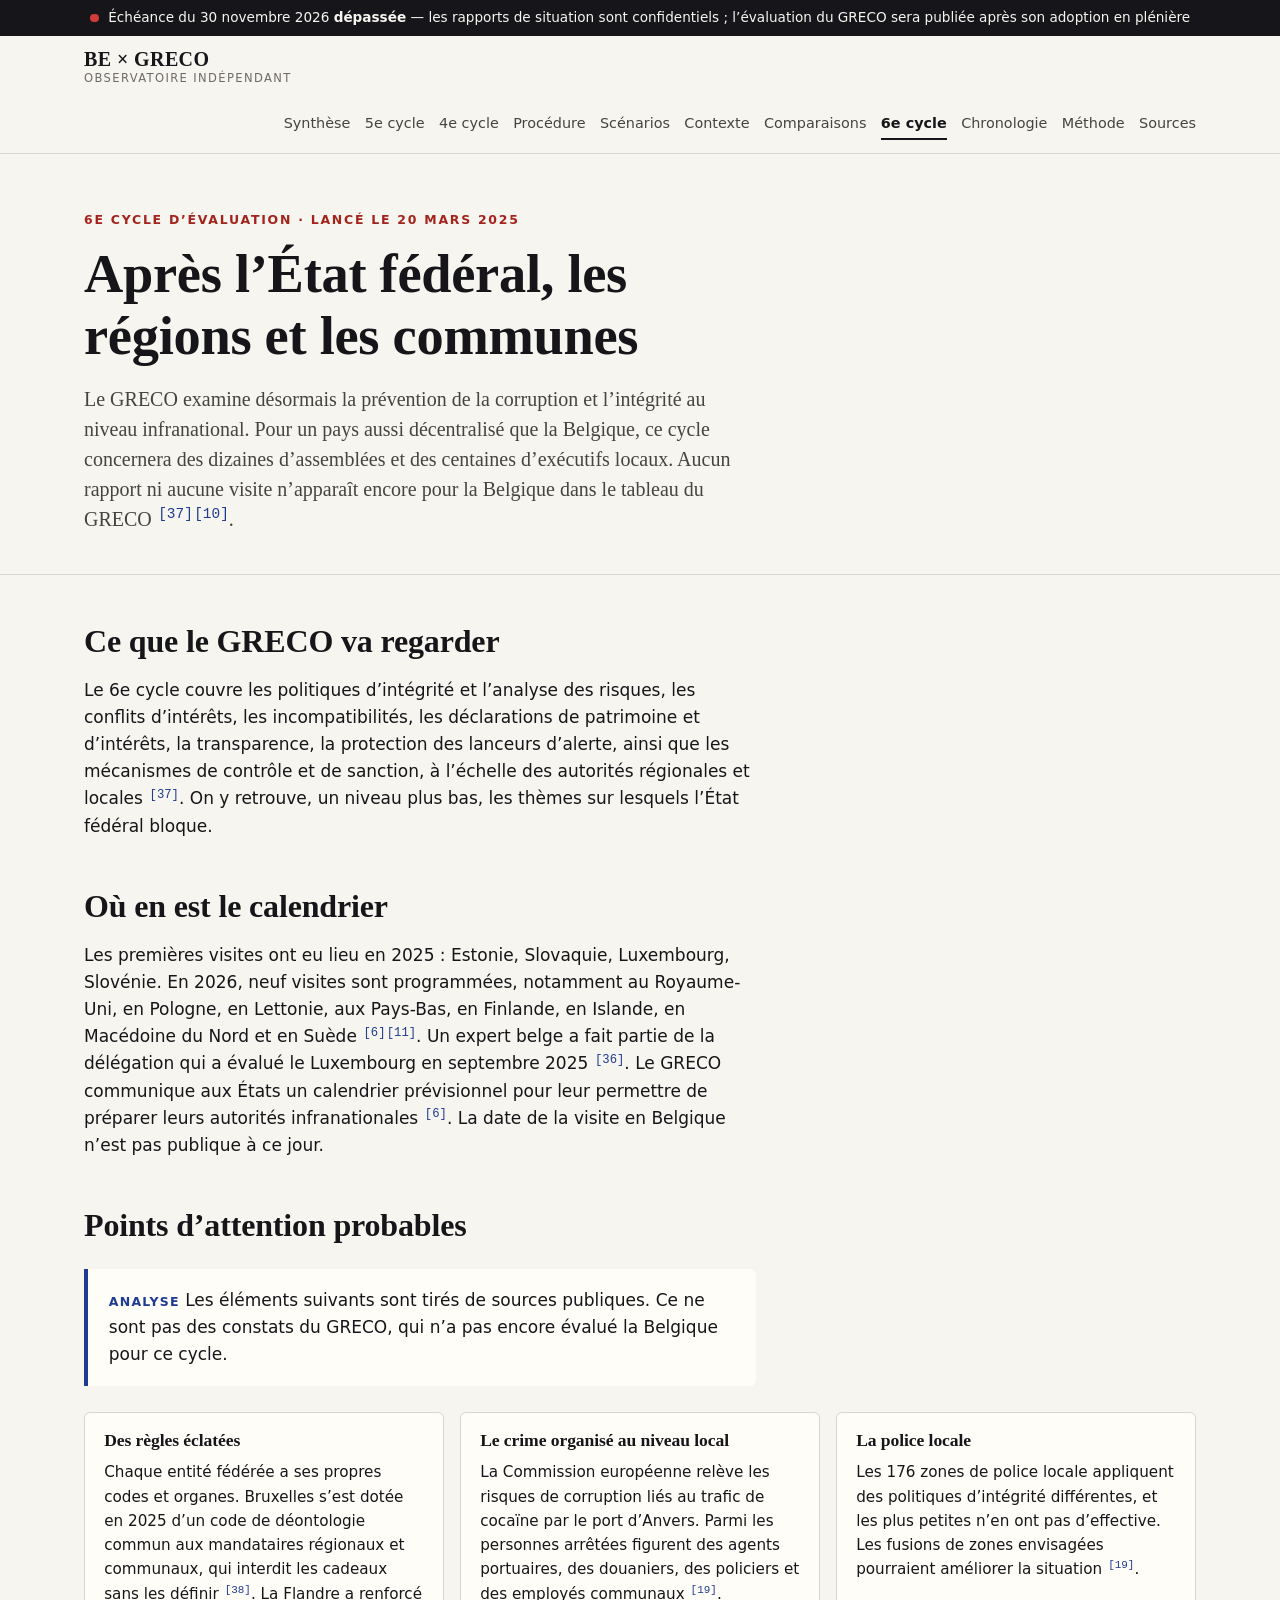
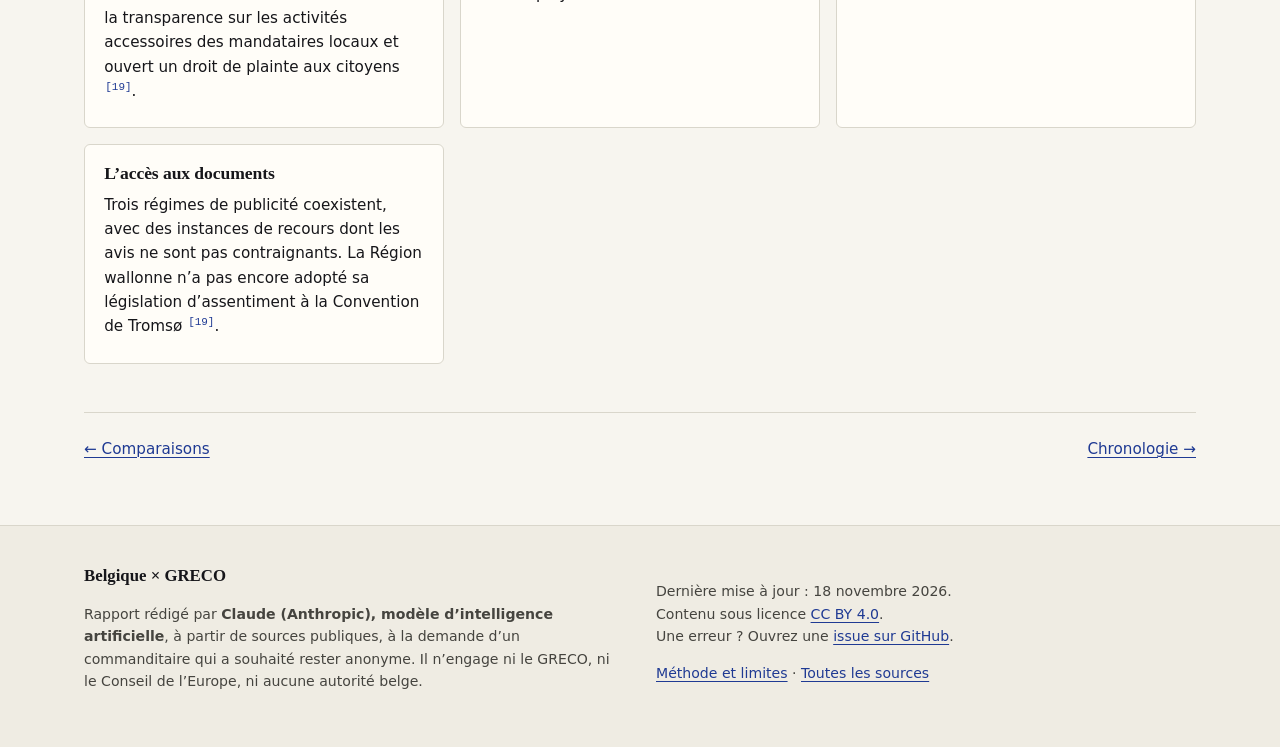
<file: sixieme-cycle/index.html>
<!doctype html>
<html lang="fr">
<head>
  <meta charset="utf-8">
  <meta name="viewport" content="width=device-width, initial-scale=1">
  <title>6e cycle – le niveau infranational · Belgique × GRECO</title>
  <meta name="description" content="Le 6e cycle du GRECO porte sur l’intégrité des régions, provinces et communes. La Belgique n’a pas encore été évaluée.">
  <meta property="og:title" content="6e cycle – le niveau infranational">
  <meta property="og:description" content="Le 6e cycle du GRECO porte sur l’intégrité des régions, provinces et communes. La Belgique n’a pas encore été évaluée.">
  <meta property="og:type" content="article">
  <meta name="color-scheme" content="light dark">
  <link rel="icon" href="data:image/svg+xml,<svg xmlns='http://www.w3.org/2000/svg' viewBox='0 0 32 32'><rect width='32' height='32' rx='6' fill='%2316161a'/><text x='16' y='22' font-size='16' text-anchor='middle' fill='%23f7f5ef' font-family='Georgia'>§</text></svg>">
  <link rel="stylesheet" href="../assets/style.css">
</head>
<body>
  <a class="skip" href="#contenu">Aller au contenu</a>
  <div class="countdown" data-deadline="2026-11-30T23:59:59+01:00">
    <span class="countdown__dot" aria-hidden="true"></span>
    <span class="countdown__txt">Échéance GRECO : rapport belge attendu pour le <strong>30 novembre 2026</strong></span>
  </div>
  <header class="masthead">
    <div class="wrap masthead__inner">
      <a class="brand" href="../index.html">
        <span class="brand__mark">BE × GRECO</span>
        <span class="brand__sub">Observatoire indépendant</span>
      </a>
      <button class="navtoggle" aria-expanded="false" aria-controls="nav">Menu</button>
      <nav id="nav" class="nav" aria-label="Sections">
        
        
          <a href="../index.html">Synthèse</a>
        
          <a href="../cinquieme-cycle/index.html">5e cycle</a>
        
          <a href="../quatrieme-cycle/index.html">4e cycle</a>
        
          <a href="../procedure/index.html">Procédure</a>
        
          <a href="../scenarios/index.html">Scénarios</a>
        
          <a href="../contexte/index.html">Contexte</a>
        
          <a href="../comparaisons/index.html">Comparaisons</a>
        
          <a href="../sixieme-cycle/index.html" aria-current="page">6e cycle</a>
        
          <a href="../chronologie/index.html">Chronologie</a>
        
          <a href="../methodologie/index.html">Méthode</a>
        
          <a href="../sources/index.html">Sources</a>
        
      </nav>
    </div>
  </header>

  <main id="contenu">
    <section class="hero">
  <div class="wrap">
    <p class="kicker">6e cycle d’évaluation · lancé le 20 mars 2025</p>
    <h1>Après l’État fédéral, les régions et les communes</h1>
    <p class="lede">Le GRECO examine désormais la prévention de la corruption et l’intégrité au niveau infranational. Pour un pays aussi décentralisé que la Belgique, ce cycle concernera des dizaines d’assemblées et des centaines d’exécutifs locaux. Aucun rapport ni aucune visite n’apparaît encore pour la Belgique dans le tableau du GRECO <a class="ref" href="../sources/index.html#greco-r6-launch" title="Lancement d’un nouveau cycle d’évaluation du GRECO : prévention de la corruption et promotion de l’intégrité au niveau infranational (mars 2025)">[37]</a><a class="ref" href="../sources/index.html#greco-round6" title="Sixième cycle d’évaluation – tableau des rapports adoptés">[10]</a>.</p>
  </div>
</section>

<div class="wrap">
  <h2>Ce que le GRECO va regarder</h2>
  <div class="prose">
    <p>Le 6e cycle couvre les politiques d’intégrité et l’analyse des risques, les conflits d’intérêts, les incompatibilités, les déclarations de patrimoine et d’intérêts, la transparence, la protection des lanceurs d’alerte, ainsi que les mécanismes de contrôle et de sanction, à l’échelle des autorités régionales et locales <a class="ref" href="../sources/index.html#greco-r6-launch" title="Lancement d’un nouveau cycle d’évaluation du GRECO : prévention de la corruption et promotion de l’intégrité au niveau infranational (mars 2025)">[37]</a>. On y retrouve, un niveau plus bas, les thèmes sur lesquels l’État fédéral bloque.</p>
  </div>

  <h2>Où en est le calendrier</h2>
  <div class="prose">
    <p>Les premières visites ont eu lieu en 2025 : Estonie, Slovaquie, Luxembourg, Slovénie. En 2026, neuf visites sont programmées, notamment au Royaume-Uni, en Pologne, en Lettonie, aux Pays-Bas, en Finlande, en Islande, en Macédoine du Nord et en Suède <a class="ref" href="../sources/index.html#greco-dec101" title="Décisions de la 101e réunion plénière du GRECO (Strasbourg, 18-21 novembre 2025)">[6]</a><a class="ref" href="../sources/index.html#greco-cal2026" title="Calendrier 2026 du GRECO (situation au 9 mars 2026)">[11]</a>. Un expert belge a fait partie de la délégation qui a évalué le Luxembourg en septembre 2025 <a class="ref" href="../sources/index.html#greco-lux" title="Visite d’évaluation du 6e cycle effectuée au Luxembourg par la délégation du GRECO (septembre 2025)">[36]</a>. Le GRECO communique aux États un calendrier prévisionnel pour leur permettre de préparer leurs autorités infranationales <a class="ref" href="../sources/index.html#greco-dec101" title="Décisions de la 101e réunion plénière du GRECO (Strasbourg, 18-21 novembre 2025)">[6]</a>. La date de la visite en Belgique n’est pas publique à ce jour.</p>
  </div>

  <h2>Points d’attention probables</h2>
  <div class="callout callout--note">
    <p><span class="analysis">Analyse</span> Les éléments suivants sont tirés de sources publiques. Ce ne sont pas des constats du GRECO, qui n’a pas encore évalué la Belgique pour ce cycle.</p>
  </div>
  <div class="cards">
    <div class="card">
      <h3>Des règles éclatées</h3>
      <p>Chaque entité fédérée a ses propres codes et organes. Bruxelles s’est dotée en 2025 d’un code de déontologie commun aux mandataires régionaux et communaux, qui interdit les cadeaux sans les définir <a class="ref" href="../sources/index.html#rtbf-bxl" title="RTBF – « Cadeaux, clientélisme, conflit d’intérêts : les mandataires bruxellois désormais soumis à un code de déontologie » (2025)">[38]</a>. La Flandre a renforcé la transparence sur les activités accessoires des mandataires locaux et ouvert un droit de plainte aux citoyens <a class="ref" href="../sources/index.html#ec-rol2026" title="Commission européenne – Rapport 2026 sur l’état de droit, chapitre Belgique, SWD(2026) 901 (17 juillet 2026)">[19]</a>.</p>
    </div>
    <div class="card">
      <h3>Le crime organisé au niveau local</h3>
      <p>La Commission européenne relève les risques de corruption liés au trafic de cocaïne par le port d’Anvers. Parmi les personnes arrêtées figurent des agents portuaires, des douaniers, des policiers et des employés communaux <a class="ref" href="../sources/index.html#ec-rol2026" title="Commission européenne – Rapport 2026 sur l’état de droit, chapitre Belgique, SWD(2026) 901 (17 juillet 2026)">[19]</a>.</p>
    </div>
    <div class="card">
      <h3>La police locale</h3>
      <p>Les 176 zones de police locale appliquent des politiques d’intégrité différentes, et les plus petites n’en ont pas d’effective. Les fusions de zones envisagées pourraient améliorer la situation <a class="ref" href="../sources/index.html#ec-rol2026" title="Commission européenne – Rapport 2026 sur l’état de droit, chapitre Belgique, SWD(2026) 901 (17 juillet 2026)">[19]</a>.</p>
    </div>
    <div class="card">
      <h3>L’accès aux documents</h3>
      <p>Trois régimes de publicité coexistent, avec des instances de recours dont les avis ne sont pas contraignants. La Région wallonne n’a pas encore adopté sa législation d’assentiment à la Convention de Tromsø <a class="ref" href="../sources/index.html#ec-rol2026" title="Commission européenne – Rapport 2026 sur l’état de droit, chapitre Belgique, SWD(2026) 901 (17 juillet 2026)">[19]</a>.</p>
    </div>
  </div>

  <nav class="pager"><a href="../comparaisons/index.html">← Comparaisons</a><a href="../chronologie/index.html">Chronologie →</a></nav>
</div>

  </main>

  <footer class="footer">
    <div class="wrap footer__grid">
      <div>
        <p class="footer__title">Belgique × GRECO</p>
        <p>Rapport rédigé par <strong>Claude (Anthropic), modèle d’intelligence artificielle</strong>, à partir de sources publiques, à la demande d’un commanditaire qui a souhaité rester anonyme. Il n’engage ni le GRECO, ni le Conseil de l’Europe, ni aucune autorité belge.</p>
      </div>
      <div>
        <p>Dernière mise à jour : 18 novembre 2026.<br>
        Contenu sous licence <a href="https://creativecommons.org/licenses/by/4.0/deed.fr">CC BY 4.0</a>.<br>
        Une erreur ? Ouvrez une <a href="https://github.com/ouaisfieu/belgique-greco/issues">issue sur GitHub</a>.</p>
        <p><a href="../methodologie/index.html">Méthode et limites</a> · <a href="../sources/index.html">Toutes les sources</a></p>
      </div>
    </div>
  </footer>
  <script src="../assets/site.js" defer></script>
</body>
</html>
</file>
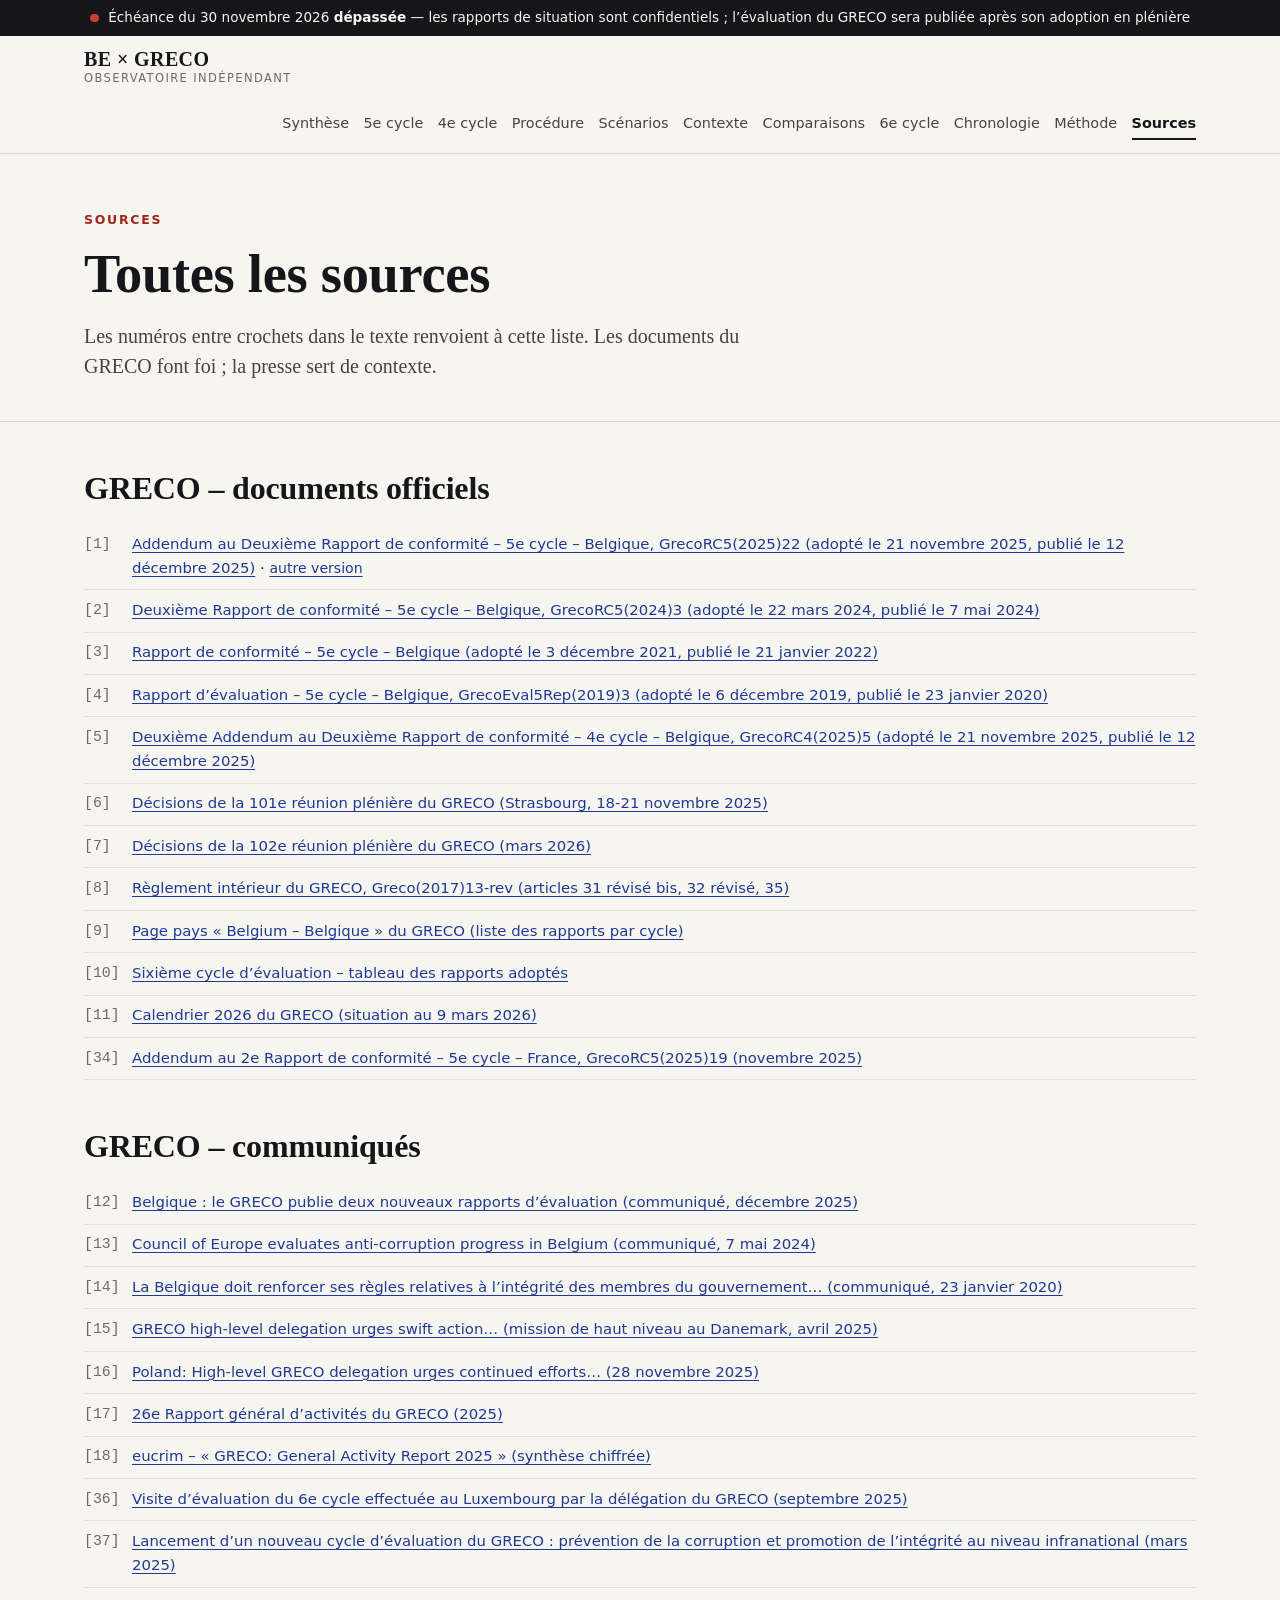
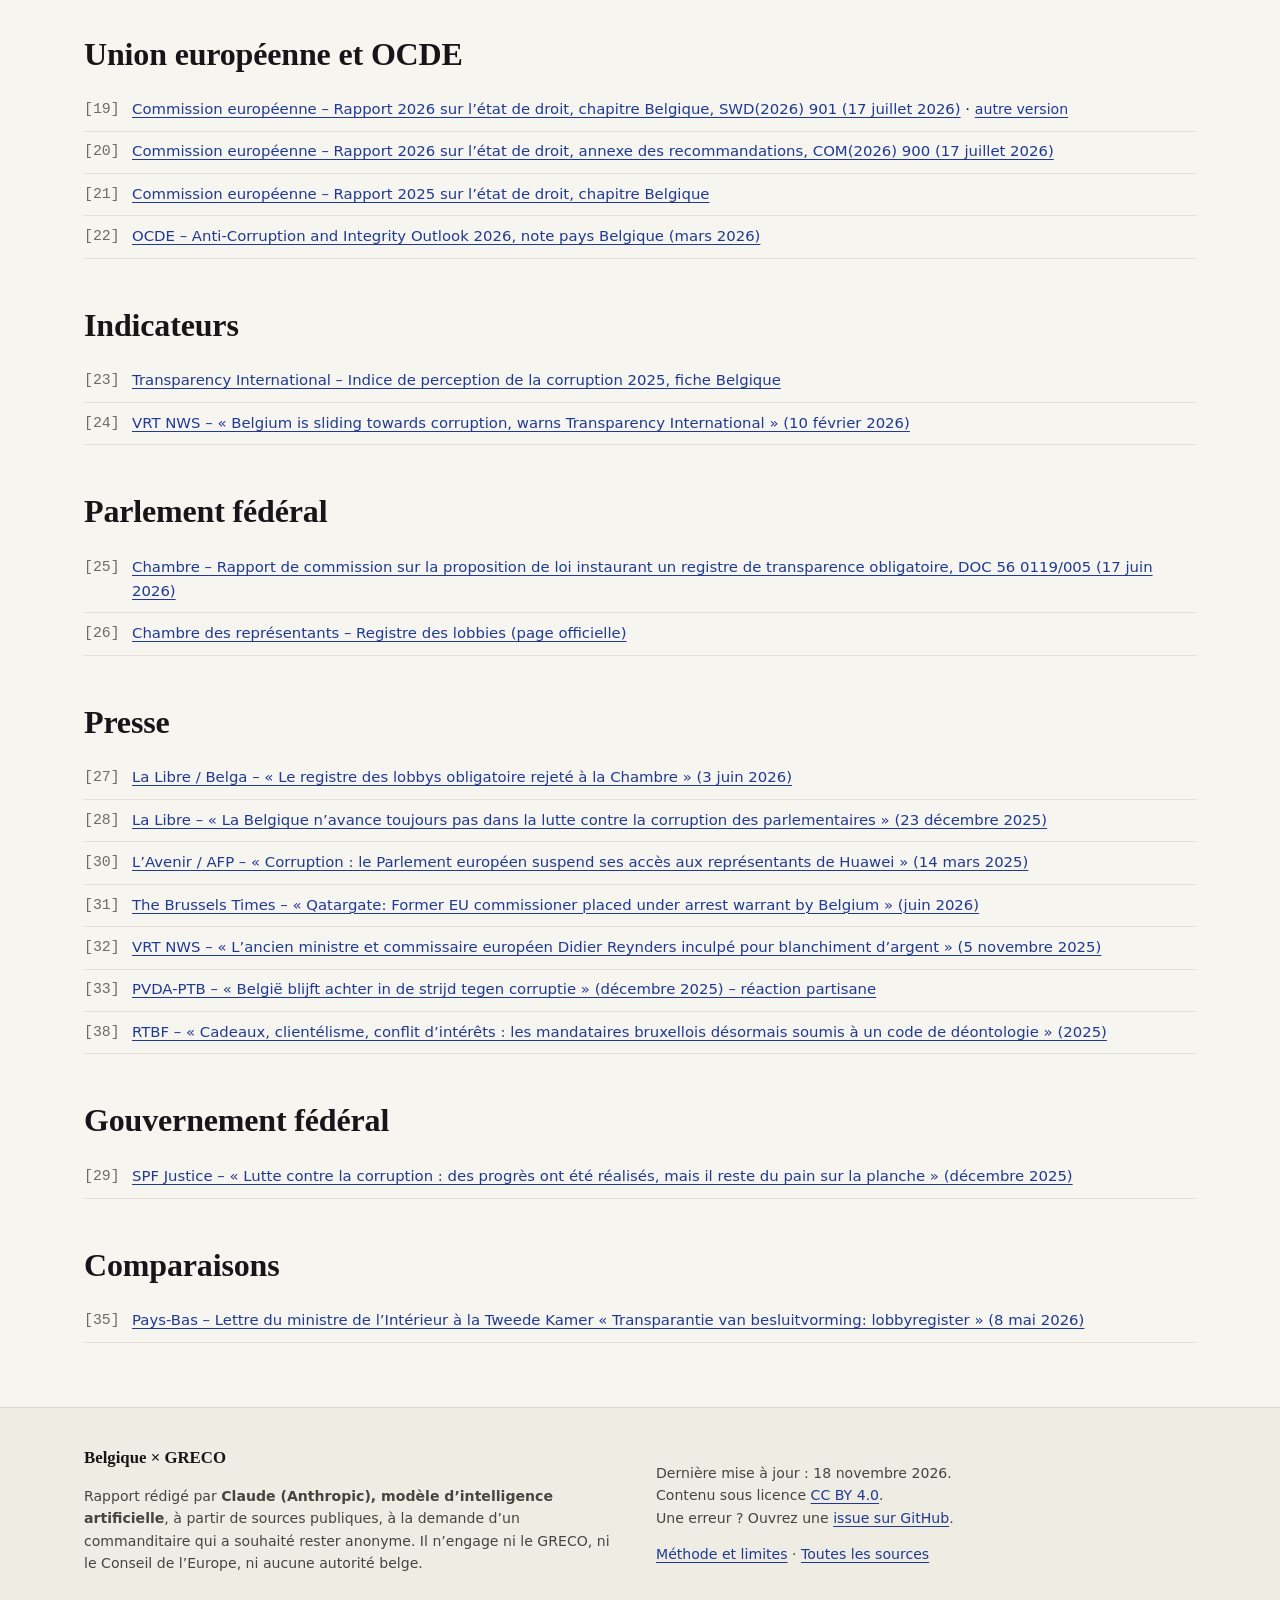
<file: sources/index.html>
<!doctype html>
<html lang="fr">
<head>
  <meta charset="utf-8">
  <meta name="viewport" content="width=device-width, initial-scale=1">
  <title>Sources · Belgique × GRECO</title>
  <meta name="description" content="Toutes les sources utilisées, numérotées.">
  <meta property="og:title" content="Sources">
  <meta property="og:description" content="Toutes les sources utilisées, numérotées.">
  <meta property="og:type" content="article">
  <meta name="color-scheme" content="light dark">
  <link rel="icon" href="data:image/svg+xml,<svg xmlns='http://www.w3.org/2000/svg' viewBox='0 0 32 32'><rect width='32' height='32' rx='6' fill='%2316161a'/><text x='16' y='22' font-size='16' text-anchor='middle' fill='%23f7f5ef' font-family='Georgia'>§</text></svg>">
  <link rel="stylesheet" href="../assets/style.css">
</head>
<body>
  <a class="skip" href="#contenu">Aller au contenu</a>
  <div class="countdown" data-deadline="2026-11-30T23:59:59+01:00">
    <span class="countdown__dot" aria-hidden="true"></span>
    <span class="countdown__txt">Échéance GRECO : rapport belge attendu pour le <strong>30 novembre 2026</strong></span>
  </div>
  <header class="masthead">
    <div class="wrap masthead__inner">
      <a class="brand" href="../index.html">
        <span class="brand__mark">BE × GRECO</span>
        <span class="brand__sub">Observatoire indépendant</span>
      </a>
      <button class="navtoggle" aria-expanded="false" aria-controls="nav">Menu</button>
      <nav id="nav" class="nav" aria-label="Sections">
        
        
          <a href="../index.html">Synthèse</a>
        
          <a href="../cinquieme-cycle/index.html">5e cycle</a>
        
          <a href="../quatrieme-cycle/index.html">4e cycle</a>
        
          <a href="../procedure/index.html">Procédure</a>
        
          <a href="../scenarios/index.html">Scénarios</a>
        
          <a href="../contexte/index.html">Contexte</a>
        
          <a href="../comparaisons/index.html">Comparaisons</a>
        
          <a href="../sixieme-cycle/index.html">6e cycle</a>
        
          <a href="../chronologie/index.html">Chronologie</a>
        
          <a href="../methodologie/index.html">Méthode</a>
        
          <a href="../sources/index.html" aria-current="page">Sources</a>
        
      </nav>
    </div>
  </header>

  <main id="contenu">
    <section class="hero">
  <div class="wrap">
    <p class="kicker">Sources</p>
    <h1>Toutes les sources</h1>
    <p class="lede">Les numéros entre crochets dans le texte renvoient à cette liste. Les documents du GRECO font foi ; la presse sert de contexte.</p>
  </div>
</section>
<div class="wrap">
  
  
  <h2>GRECO – documents officiels</h2>
  <ol class="sources">
    
    <li id="greco-add5"><span class="sources__n">[1]</span> <a href="https://rm.coe.int/grecorc5-2025-22-final-fra-add-au-2e-rapport-de-conformite-belgique-pu/488029e010">Addendum au Deuxième Rapport de conformité – 5e cycle – Belgique, GrecoRC5(2025)22 (adopté le 21 novembre 2025, publié le 12 décembre 2025)</a> · <a href="https://rm.coe.int/grecorc5-2025-22-final-eng-add-to-the-2nd-compliance-report-belgium-pu/488029e00e" class="small">autre version</a></li>
    
    <li id="greco-rc5-2"><span class="sources__n">[2]</span> <a href="https://rm.coe.int/grecorc5-2024-3-final-fr-2e-rapport-de-conformite-belgique-conf-2778-2/1680af949e">Deuxième Rapport de conformité – 5e cycle – Belgique, GrecoRC5(2024)3 (adopté le 22 mars 2024, publié le 7 mai 2024)</a></li>
    
    <li id="greco-rc5-1"><span class="sources__n">[3]</span> <a href="https://rm.coe.int/cinquieme-cycle-d-evaluation-prevention-de-la-corruption-et-promotion-/1680a53be5">Rapport de conformité – 5e cycle – Belgique (adopté le 3 décembre 2021, publié le 21 janvier 2022)</a></li>
    
    <li id="greco-eval5"><span class="sources__n">[4]</span> <a href="https://rm.coe.int/cinquieme-cycle-d-evaluation-prevention-de-la-corruption-et-promotion-/1680998a41">Rapport d’évaluation – 5e cycle – Belgique, GrecoEval5Rep(2019)3 (adopté le 6 décembre 2019, publié le 23 janvier 2020)</a></li>
    
    <li id="greco-add4"><span class="sources__n">[5]</span> <a href="https://rm.coe.int/grecorc4-2025-5-final-eng-2nd-add-to-2nd-compliance-report-belgium-pub/488029ec60">Deuxième Addendum au Deuxième Rapport de conformité – 4e cycle – Belgique, GrecoRC4(2025)5 (adopté le 21 novembre 2025, publié le 12 décembre 2025)</a></li>
    
    <li id="greco-dec101"><span class="sources__n">[6]</span> <a href="https://rm.coe.int/greco-2025-12-eng-decisions-greco-101/48802a3760">Décisions de la 101e réunion plénière du GRECO (Strasbourg, 18-21 novembre 2025)</a></li>
    
    <li id="greco-dec102"><span class="sources__n">[7]</span> <a href="https://rm.coe.int/greco-2026-9-eng-decisions-greco-102/48802b5c34">Décisions de la 102e réunion plénière du GRECO (mars 2026)</a></li>
    
    <li id="greco-rules"><span class="sources__n">[8]</span> <a href="https://rm.coe.int/greco-2017-13-rev-eng-rules-of-procedure-3nov2022-amendment-fr-title-r/1680a94973">Règlement intérieur du GRECO, Greco(2017)13-rev (articles 31 révisé bis, 32 révisé, 35)</a></li>
    
    <li id="greco-belgium"><span class="sources__n">[9]</span> <a href="https://www.coe.int/en/web/greco/evaluations/belgium">Page pays « Belgium – Belgique » du GRECO (liste des rapports par cycle)</a></li>
    
    <li id="greco-round6"><span class="sources__n">[10]</span> <a href="https://www.coe.int/en/web/greco/evaluations/round-6">Sixième cycle d’évaluation – tableau des rapports adoptés</a></li>
    
    <li id="greco-cal2026"><span class="sources__n">[11]</span> <a href="https://rm.coe.int/calendar-2026-at-09mar26/48802ae3e2">Calendrier 2026 du GRECO (situation au 9 mars 2026)</a></li>
    
    <li id="greco-add5-fr"><span class="sources__n">[34]</span> <a href="https://rm.coe.int/grecorc5-2025-19-final-fr-add-au-2e-rapport-de-conformite-france-publi/488029c291">Addendum au 2e Rapport de conformité – 5e cycle – France, GrecoRC5(2025)19 (novembre 2025)</a></li>
    
  </ol>
  
  <h2>GRECO – communiqués</h2>
  <ol class="sources">
    
    <li id="greco-pr-2025"><span class="sources__n">[12]</span> <a href="https://www.coe.int/fr/web/portal/-/two-new-assessments-from-council-of-europe-anti-corruption-group-on-belgium">Belgique : le GRECO publie deux nouveaux rapports d’évaluation (communiqué, décembre 2025)</a></li>
    
    <li id="greco-pr-2024"><span class="sources__n">[13]</span> <a href="https://www.coe.int/be/web/portal/-/council-of-europe-evaluates-anti-corruption-progress-in-belgium">Council of Europe evaluates anti-corruption progress in Belgium (communiqué, 7 mai 2024)</a></li>
    
    <li id="greco-pr-2020"><span class="sources__n">[14]</span> <a href="https://www.coe.int/fr/web/portal/-/belgium-must-strengthen-rules-on-integrity-of-government-members-and-outside-activities-by-police-officers">La Belgique doit renforcer ses règles relatives à l’intégrité des membres du gouvernement… (communiqué, 23 janvier 2020)</a></li>
    
    <li id="greco-denmark"><span class="sources__n">[15]</span> <a href="https://www.coe.int/en/web/greco/-/greco-high-level-delegation-urges-swift-action-to-strengthen-corruption-prevention-and-integrity-frameworks-within-parliament-central-government-and-the-police">GRECO high-level delegation urges swift action… (mission de haut niveau au Danemark, avril 2025)</a></li>
    
    <li id="greco-poland"><span class="sources__n">[16]</span> <a href="https://www.coe.int/en/web/greco/-/poland-high-level-greco-delegation-urges-continued-efforts-to-prevent-corruption-and-promote-integrity">Poland: High-level GRECO delegation urges continued efforts… (28 novembre 2025)</a></li>
    
    <li id="greco-ar2025"><span class="sources__n">[17]</span> <a href="https://rm.coe.int/greco-general-activity-report-2026-eng/48802e253b">26e Rapport général d’activités du GRECO (2025)</a></li>
    
    <li id="eucrim-ar2025"><span class="sources__n">[18]</span> <a href="https://eucrim.eu/news/greco-general-activity-report-2025/">eucrim – « GRECO: General Activity Report 2025 » (synthèse chiffrée)</a></li>
    
    <li id="greco-lux"><span class="sources__n">[36]</span> <a href="https://www.coe.int/fr/web/greco/-/6th-round-evaluation-visit-undertaken-in-luxembourg-by-greco-delegation">Visite d’évaluation du 6e cycle effectuée au Luxembourg par la délégation du GRECO (septembre 2025)</a></li>
    
    <li id="greco-r6-launch"><span class="sources__n">[37]</span> <a href="https://www.coe.int/fr/web/greco/-/new-greco-evaluation-round-launched-preventing-corruption-and-promoting-integrity-at-the-sub-national-level">Lancement d’un nouveau cycle d’évaluation du GRECO : prévention de la corruption et promotion de l’intégrité au niveau infranational (mars 2025)</a></li>
    
  </ol>
  
  <h2>Union européenne et OCDE</h2>
  <ol class="sources">
    
    <li id="ec-rol2026"><span class="sources__n">[19]</span> <a href="https://commission.europa.eu/publications/2026-rule-law-report-communication-and-country-chapters_fr">Commission européenne – Rapport 2026 sur l’état de droit, chapitre Belgique, SWD(2026) 901 (17 juillet 2026)</a> · <a href="https://www.parlament.gv.at/dokument/XXVIII/EU/85121/imfname_11651880.pdf" class="small">autre version</a></li>
    
    <li id="ec-rol2026-reco"><span class="sources__n">[20]</span> <a href="https://commission.europa.eu/document/download/7efbf3d7-3dd9-407c-b949-2f3fe4334945_en?filename=2026+Rule+of+Law+Report_Recommendations_0.pdf">Commission européenne – Rapport 2026 sur l’état de droit, annexe des recommandations, COM(2026) 900 (17 juillet 2026)</a></li>
    
    <li id="ec-rol2025"><span class="sources__n">[21]</span> <a href="https://commission.europa.eu/document/download/5fe5bb71-2898-4079-ad5a-19a3ff595a62_en?filename=5_1_63936_coun_chap_belgium_en.pdf">Commission européenne – Rapport 2025 sur l’état de droit, chapitre Belgique</a></li>
    
    <li id="oecd-2026"><span class="sources__n">[22]</span> <a href="https://www.oecd.org/content/dam/oecd/en/publications/reports/2026/03/anti-corruption-and-integrity-outlook-2026-country-notes_b1df9263/belgium_e12b88df/78e9777c-en.pdf">OCDE – Anti-Corruption and Integrity Outlook 2026, note pays Belgique (mars 2026)</a></li>
    
  </ol>
  
  <h2>Indicateurs</h2>
  <ol class="sources">
    
    <li id="ti-cpi2025"><span class="sources__n">[23]</span> <a href="https://www.transparency.org/en/projects/exporting-corruption/data/belgium">Transparency International – Indice de perception de la corruption 2025, fiche Belgique</a></li>
    
    <li id="vrt-cpi2025"><span class="sources__n">[24]</span> <a href="https://www.vrt.be/vrtnws/en/2026/02/10/belgium-is-sliding-towards-corruption-warns-transparency-intern.consumer/">VRT NWS – « Belgium is sliding towards corruption, warns Transparency International » (10 février 2026)</a></li>
    
  </ol>
  
  <h2>Parlement fédéral</h2>
  <ol class="sources">
    
    <li id="chambre-0119"><span class="sources__n">[25]</span> <a href="https://www.dekamer.be/doc/flwb/pdf/56/0119/56K0119005.pdf">Chambre – Rapport de commission sur la proposition de loi instaurant un registre de transparence obligatoire, DOC 56 0119/005 (17 juin 2026)</a></li>
    
    <li id="chambre-registre"><span class="sources__n">[26]</span> <a href="https://www.dekamer.be/kvvcr/showpage.cfm?section=%2Flobby&amp;language=fr&amp;story=general.xml">Chambre des représentants – Registre des lobbies (page officielle)</a></li>
    
  </ol>
  
  <h2>Presse</h2>
  <ol class="sources">
    
    <li id="lalibre-lobby"><span class="sources__n">[27]</span> <a href="https://www.lalibre.be/dernieres-depeches/2026/06/03/le-registre-des-lobbys-obligatoire-rejete-a-la-chambre-67KNHIR4ABDDVDFDDLTLRJPEVA/">La Libre / Belga – « Le registre des lobbys obligatoire rejeté à la Chambre » (3 juin 2026)</a></li>
    
    <li id="lalibre-gt"><span class="sources__n">[28]</span> <a href="https://www.lalibre.be/belgique/2025/12/23/la-belgique-navance-toujours-pas-dans-la-lutte-contre-la-corruption-des-parlementaires-OHFQ4262JJEUPB6C5HD7RYAJYE/">La Libre – « La Belgique n’avance toujours pas dans la lutte contre la corruption des parlementaires » (23 décembre 2025)</a></li>
    
    <li id="presse-huawei"><span class="sources__n">[30]</span> <a href="https://www.lavenir.net/actu/monde/2025/03/14/corruption-le-parlement-europeen-suspend-ses-acces-aux-representants-de-huawei-MMR5TAE4RVEJPMVOWQWQIXEE3U/">L’Avenir / AFP – « Corruption : le Parlement européen suspend ses accès aux représentants de Huawei » (14 mars 2025)</a></li>
    
    <li id="presse-qatargate"><span class="sources__n">[31]</span> <a href="https://www.brusselstimes.com/2204685/qatargate-former-eu-migration-commissioner-wanted-by-belgian-authorities-tbtb">The Brussels Times – « Qatargate: Former EU commissioner placed under arrest warrant by Belgium » (juin 2026)</a></li>
    
    <li id="presse-reynders"><span class="sources__n">[32]</span> <a href="https://www.vrt.be/vrtnws/fr/2025/11/05/l_ancien-ministre-et-commissaire-europeen-didier-reynders-inculp/">VRT NWS – « L’ancien ministre et commissaire européen Didier Reynders inculpé pour blanchiment d’argent » (5 novembre 2025)</a></li>
    
    <li id="pvda"><span class="sources__n">[33]</span> <a href="https://www.pvda.be/nieuws/belgie-blijft-achter-de-strijd-tegen-corruptie">PVDA-PTB – « België blijft achter in de strijd tegen corruptie » (décembre 2025) – réaction partisane</a></li>
    
    <li id="rtbf-bxl"><span class="sources__n">[38]</span> <a href="https://www.rtbf.be/article/cadeaux-clientelisme-conflit-d-interets-les-mandataires-bruxellois-desormais-soumis-a-un-code-de-deontologie-11591975">RTBF – « Cadeaux, clientélisme, conflit d’intérêts : les mandataires bruxellois désormais soumis à un code de déontologie » (2025)</a></li>
    
  </ol>
  
  <h2>Gouvernement fédéral</h2>
  <ol class="sources">
    
    <li id="spf-justice"><span class="sources__n">[29]</span> <a href="https://justice.belgium.be/fr/nouvelles/autres_communiques/lutte_contre_la_corruption_des_progres_ont_ete_realises_mais_il_reste">SPF Justice – « Lutte contre la corruption : des progrès ont été réalisés, mais il reste du pain sur la planche » (décembre 2025)</a></li>
    
  </ol>
  
  <h2>Comparaisons</h2>
  <ol class="sources">
    
    <li id="nl-lobby"><span class="sources__n">[35]</span> <a href="https://www.eerstekamer.nl/nonav/behandeling/20260508/brief_regering_transparantie_van/document3/f=/vmxfiinr6ozu.pdf">Pays-Bas – Lettre du ministre de l’Intérieur à la Tweede Kamer « Transparantie van besluitvorming: lobbyregister » (8 mai 2026)</a></li>
    
  </ol>
  
</div>

  </main>

  <footer class="footer">
    <div class="wrap footer__grid">
      <div>
        <p class="footer__title">Belgique × GRECO</p>
        <p>Rapport rédigé par <strong>Claude (Anthropic), modèle d’intelligence artificielle</strong>, à partir de sources publiques, à la demande d’un commanditaire qui a souhaité rester anonyme. Il n’engage ni le GRECO, ni le Conseil de l’Europe, ni aucune autorité belge.</p>
      </div>
      <div>
        <p>Dernière mise à jour : 18 novembre 2026.<br>
        Contenu sous licence <a href="https://creativecommons.org/licenses/by/4.0/deed.fr">CC BY 4.0</a>.<br>
        Une erreur ? Ouvrez une <a href="https://github.com/ouaisfieu/belgique-greco/issues">issue sur GitHub</a>.</p>
        <p><a href="../methodologie/index.html">Méthode et limites</a> · <a href="../sources/index.html">Toutes les sources</a></p>
      </div>
    </div>
  </footer>
  <script src="../assets/site.js" defer></script>
</body>
</html>
</file>
<file: assets/style.css>
/* Belgique × GRECO — feuille de style unique, sans dépendance */
:root {
  --paper: #f7f5ef;
  --paper-2: #efece3;
  --card: #fffdf8;
  --ink: #16161a;
  --ink-2: #45443f;
  --ink-3: #6d6b63;
  --rule: #d9d6cb;
  --grid: #e1e0d9;
  --accent: #1f3a93;      /* bleu « Conseil de l'Europe » */
  --accent-ink: #ffffff;
  --alert: #a3241c;
  /* statuts (palette de statut validée : good / warning / critical) */
  --s: #0ca30c;
  --p: #fab219;
  --n: #d03b3b;
  --s-ink: #ffffff;
  --p-ink: #0b0b0b;
  --n-ink: #ffffff;
  --s-text: #006300;
  --serif: "Iowan Old Style", "Charter", "Palatino Linotype", Palatino, Georgia, "Times New Roman", serif;
  --sans: system-ui, -apple-system, "Segoe UI", Roboto, "Helvetica Neue", Arial, sans-serif;
  --mono: ui-monospace, "SFMono-Regular", Menlo, Consolas, monospace;
  --w: 72rem;
  --measure: 42rem;
  --r: 6px;
}
@media (prefers-color-scheme: dark) {
  :root {
    --paper: #141413;
    --paper-2: #1c1c1a;
    --card: #1a1a19;
    --ink: #f1efe8;
    --ink-2: #c9c6bb;
    --ink-3: #9a978d;
    --rule: #33332f;
    --grid: #2c2c2a;
    --accent: #8ea6ff;
    --accent-ink: #0b0b0b;
    --alert: #ff8a7a;
    --s-text: #0ca30c;
  }
}

* { box-sizing: border-box; }
html { -webkit-text-size-adjust: 100%; }
body {
  margin: 0; background: var(--paper); color: var(--ink);
  font: 17px/1.6 var(--sans);
  font-feature-settings: "kern", "liga";
}
a { color: var(--accent); text-underline-offset: 0.18em; text-decoration-thickness: 1px; }
a:hover { text-decoration-thickness: 2px; }
img, svg { max-width: 100%; }
.wrap { max-width: var(--w); margin: 0 auto; padding: 0 1.25rem; }
.skip { position: absolute; left: -999px; }
.skip:focus { left: 1rem; top: 1rem; background: var(--ink); color: var(--paper); padding: .5rem 1rem; z-index: 10; }
:focus-visible { outline: 2px solid var(--accent); outline-offset: 2px; }

/* --- Bandeau compte à rebours --- */
.countdown {
  display: flex; gap: .6rem; align-items: center; justify-content: center;
  background: var(--ink); color: var(--paper); font-size: .85rem; padding: .45rem 1rem; text-align: center;
}
.countdown strong { color: inherit; }
.countdown__dot { width: .55rem; height: .55rem; border-radius: 50%; background: var(--n); flex: none; animation: pulse 2s infinite; }
@keyframes pulse { 50% { opacity: .35; } }
@media (prefers-reduced-motion: reduce) { .countdown__dot { animation: none; } }

/* --- En-tête --- */
.masthead { border-bottom: 1px solid var(--rule); background: var(--paper); position: sticky; top: 0; z-index: 5; }
.masthead__inner { display: flex; align-items: center; gap: 1.5rem; padding-top: .8rem; padding-bottom: .8rem; flex-wrap: wrap; }
.brand { text-decoration: none; color: var(--ink); display: flex; flex-direction: column; line-height: 1.1; }
.brand__mark { font: 700 1.25rem/1 var(--serif); letter-spacing: .02em; }
.brand__sub { font-size: .72rem; text-transform: uppercase; letter-spacing: .12em; color: var(--ink-3); margin-top: .2rem; }
.nav { display: flex; flex-wrap: wrap; gap: .1rem .9rem; margin-left: auto; font-size: .9rem; }
.nav a { color: var(--ink-2); text-decoration: none; padding: .2rem 0; border-bottom: 2px solid transparent; }
.nav a:hover { color: var(--ink); border-color: var(--rule); }
.nav a[aria-current="page"] { color: var(--ink); border-color: var(--ink); font-weight: 600; }
.navtoggle { display: none; margin-left: auto; font: inherit; font-size: .9rem; background: none; border: 1px solid var(--rule); color: var(--ink); border-radius: var(--r); padding: .3rem .8rem; }
@media (max-width: 860px) {
  .navtoggle { display: block; }
  .nav { display: none; width: 100%; flex-direction: column; margin: 0; }
  .nav.is-open { display: flex; }
  .masthead { position: static; }
}

/* --- Typographie éditoriale --- */
.hero { padding: 3.5rem 0 2.5rem; border-bottom: 1px solid var(--rule); }
.kicker { font-size: .78rem; letter-spacing: .14em; text-transform: uppercase; color: var(--alert); font-weight: 700; margin: 0 0 .8rem; }
h1, h2, h3 { font-family: var(--serif); font-weight: 700; line-height: 1.15; letter-spacing: -.005em; }
h1 { font-size: clamp(2.1rem, 4.6vw, 3.4rem); margin: 0 0 1rem; max-width: 22ch; }
h2 { font-size: clamp(1.55rem, 2.6vw, 2rem); margin: 3rem 0 1rem; }
h3 { font-size: 1.25rem; margin: 2rem 0 .6rem; }
.lede { font: 1.25rem/1.5 var(--serif); color: var(--ink-2); max-width: var(--measure); margin: 0; }
.prose { max-width: var(--measure); }
.prose p, .prose li { color: var(--ink); }
.prose ul, .prose ol { padding-left: 1.2rem; }
.prose li { margin: .35rem 0; }
.section { padding: 1rem 0 3rem; }
.section + .section { border-top: 1px solid var(--rule); }
.muted { color: var(--ink-3); }
.small { font-size: .88rem; }
.ref { font-size: .72em; vertical-align: super; line-height: 0; text-decoration: none; margin-left: .1em; font-family: var(--mono); }
.ref:hover { text-decoration: underline; }
hr { border: 0; border-top: 1px solid var(--rule); margin: 2.5rem 0; }
.meta { font-size: .85rem; color: var(--ink-3); margin-top: 1.2rem; }

/* --- Encadrés --- */
.callout { border-left: 4px solid var(--ink); background: var(--card); padding: 1.1rem 1.3rem; margin: 1.6rem 0; border-radius: 0 var(--r) var(--r) 0; max-width: var(--measure); }
.callout--alert { border-color: var(--n); }
.callout--note { border-color: var(--accent); }
.callout--ok { border-color: var(--s); }
.callout p:first-child { margin-top: 0; }
.callout p:last-child { margin-bottom: 0; }
.callout__title { font-weight: 700; margin: 0 0 .3rem; }
.analysis { font-size: .78rem; text-transform: uppercase; letter-spacing: .1em; color: var(--accent); font-weight: 700; }

/* --- Tuiles de chiffres --- */
.stats { display: grid; grid-template-columns: repeat(auto-fit, minmax(13rem, 1fr)); gap: 1px; background: var(--rule); border: 1px solid var(--rule); border-radius: var(--r); overflow: hidden; margin: 2rem 0; }
.stat { background: var(--card); padding: 1.2rem 1.25rem 1.1rem; }
.stat__num { font: 700 2.6rem/1 var(--serif); letter-spacing: -.02em; font-variant-numeric: tabular-nums; }
.stat__num small { font-size: .45em; color: var(--ink-3); font-weight: 400; letter-spacing: 0; }
.stat__label { margin: .5rem 0 0; font-size: .9rem; color: var(--ink-2); line-height: 1.4; }
.stat__src { font-size: .75rem; color: var(--ink-3); margin-top: .4rem; }

/* --- Grilles de cartes --- */
.cards { display: grid; grid-template-columns: repeat(auto-fit, minmax(17rem, 1fr)); gap: 1rem; margin: 1.5rem 0; }
.card { background: var(--card); border: 1px solid var(--rule); border-radius: var(--r); padding: 1.1rem 1.2rem; }
.card h3 { margin-top: 0; font-size: 1.1rem; }
.card p { margin: .4rem 0; font-size: .95rem; }
a.card { color: inherit; text-decoration: none; display: block; transition: border-color .15s; }
a.card:hover { border-color: var(--ink); }
a.card .more { color: var(--accent); font-size: .9rem; font-weight: 600; }

/* --- Badges de statut (couleur + icône + libellé) --- */
.badge { display: inline-flex; align-items: center; gap: .3em; font-size: .78rem; font-weight: 600; padding: .12rem .5rem; border-radius: 999px; white-space: nowrap; line-height: 1.5; }
.badge--s { background: var(--s); color: var(--s-ink); }
.badge--p { background: var(--p); color: var(--p-ink); }
.badge--n { background: var(--n); color: var(--n-ink); }
.feas { display: inline-block; font-size: .75rem; font-weight: 600; padding: .1rem .5rem; border-radius: 999px; border: 1px solid var(--rule); color: var(--ink-2); white-space: nowrap; }
.feas--rapide { border-color: var(--s); }
.feas--bloque { border-style: dashed; border-color: var(--n); }

/* --- Graphique en barres empilées --- */
.chart { margin: 2rem 0; padding: 1.2rem 1.3rem 1rem; background: var(--card); border: 1px solid var(--rule); border-radius: var(--r); }
.chart__title { font-weight: 700; font-size: 1rem; margin-bottom: .6rem; }
.chart__legend { list-style: none; display: flex; flex-wrap: wrap; gap: .4rem 1.2rem; padding: 0; margin: 0 0 1rem; font-size: .85rem; color: var(--ink-2); }
.chart__legend li { display: flex; align-items: center; gap: .4rem; }
.sw { width: .8rem; height: .8rem; border-radius: 2px; display: inline-block; }
.sw--s { background: var(--s); } .sw--p { background: var(--p); } .sw--n { background: var(--n); }
.bars { display: grid; grid-template-columns: minmax(7rem, 11rem) 1fr; column-gap: .8rem; row-gap: .7rem; align-items: center; padding-top: 1.2rem; }
.bars__row { display: contents; }
.bars__label { font-size: .88rem; color: var(--ink-2); text-align: right; }
.bars__track { display: flex; gap: 2px; height: 1.9rem; }
.bars__seg { position: relative; display: flex; align-items: center; justify-content: center; min-width: 4px; font-size: .8rem; font-weight: 700; font-variant-numeric: tabular-nums; cursor: default; outline-offset: 1px; }
.bars__seg:first-child { border-radius: 4px 0 0 4px; }
.bars__seg:last-child { border-radius: 0 4px 4px 0; }
.bars__seg:only-child { border-radius: 4px; }
.bars__seg--s { background: var(--s); color: var(--s-ink); }
.bars__seg--p { background: var(--p); color: var(--p-ink); }
.bars__seg--n { background: var(--n); color: var(--n-ink); }
.bars__seg:hover, .bars__seg:focus { filter: brightness(1.08); }
.bars__seg[data-tip]:hover::after, .bars__seg[data-tip]:focus::after {
  content: attr(data-tip); position: absolute; bottom: calc(100% + 8px); left: 50%; transform: translateX(-50%);
  background: var(--ink); color: var(--paper); font-weight: 400; font-size: .8rem; padding: .35rem .6rem; border-radius: 4px; white-space: nowrap; z-index: 3; pointer-events: none;
}
.bars__overlay { grid-column: 2; position: relative; align-self: stretch; pointer-events: none; }
.bars__threshold { position: absolute; top: -.4rem; bottom: -.4rem; border-left: 2px dashed var(--ink); }
.bars__threshold span { position: absolute; bottom: 100%; left: 4px; font-size: .74rem; white-space: nowrap; color: var(--ink-2); background: var(--card); padding: 0 .2rem; }
.chart__table { margin-top: 1rem; font-size: .88rem; }
.chart__table summary { cursor: pointer; color: var(--accent); }
@media (max-width: 600px) { .bars { grid-template-columns: 1fr; } .bars__label { text-align: left; } .bars__overlay { display: none; } }

/* --- Tableaux --- */
.table-wrap { overflow-x: auto; margin: 1.5rem 0; border: 1px solid var(--rule); border-radius: var(--r); background: var(--card); }
table { border-collapse: collapse; width: 100%; font-size: .92rem; }
th, td { text-align: left; padding: .65rem .8rem; border-bottom: 1px solid var(--grid); vertical-align: top; }
thead th { font-size: .78rem; text-transform: uppercase; letter-spacing: .06em; color: var(--ink-3); font-weight: 600; background: var(--paper-2); }
tbody tr:last-child td, tbody tr:last-child th { border-bottom: 0; }
td.num, th.num { text-align: right; font-variant-numeric: tabular-nums; }
.rnum { font: 700 1rem var(--serif); white-space: nowrap; }

/* --- Filtres --- */
.filters { display: flex; flex-wrap: wrap; gap: .5rem; align-items: center; margin: 1.5rem 0 1rem; }
.filters__label { font-size: .85rem; color: var(--ink-3); margin-right: .3rem; }
.chip { font: inherit; font-size: .85rem; border: 1px solid var(--rule); background: var(--card); color: var(--ink); border-radius: 999px; padding: .3rem .8rem; cursor: pointer; }
.chip[aria-pressed="true"] { background: var(--ink); color: var(--paper); border-color: var(--ink); }
.filters__count { font-size: .85rem; color: var(--ink-3); margin-left: auto; }

/* --- Fiches recommandations --- */
.reco { border: 1px solid var(--rule); background: var(--card); border-radius: var(--r); margin: .8rem 0; }
.reco[hidden] { display: none; }
.reco > summary { list-style: none; cursor: pointer; display: grid; grid-template-columns: 3.2rem 1fr auto; gap: .8rem; align-items: center; padding: .9rem 1.1rem; }
.reco > summary::-webkit-details-marker { display: none; }
.reco__num { font: 700 1.2rem var(--serif); color: var(--ink-3); }
.reco__title { font-weight: 600; }
.reco__volet { display: block; font-size: .75rem; color: var(--ink-3); font-weight: 400; text-transform: uppercase; letter-spacing: .08em; }
.reco__body { padding: 0 1.1rem 1.1rem 5.1rem; font-size: .95rem; }
.reco__body dt { font-weight: 700; font-size: .8rem; text-transform: uppercase; letter-spacing: .06em; color: var(--ink-3); margin-top: .9rem; }
.reco__body dd { margin: .2rem 0 0; }
.trail { display: flex; flex-wrap: wrap; gap: .4rem; align-items: center; font-size: .82rem; }
.trail__step { display: inline-flex; gap: .3rem; align-items: center; }
.trail__arrow { color: var(--ink-3); }
@media (max-width: 600px) { .reco > summary { grid-template-columns: 2.4rem 1fr; } .reco > summary .badge { grid-column: 2; justify-self: start; } .reco__body { padding-left: 1.1rem; } }

/* --- Échelle de la procédure --- */
.ladder { list-style: none; padding: 0; margin: 2rem 0; counter-reset: step; max-width: 50rem; }
.ladder li { position: relative; padding: 1rem 1.2rem 1rem 3.6rem; border: 1px solid var(--rule); background: var(--card); border-radius: var(--r); margin-bottom: .6rem; }
.ladder li::before { counter-increment: step; content: counter(step); position: absolute; left: 1rem; top: 1rem; width: 1.8rem; height: 1.8rem; border-radius: 50%; border: 2px solid var(--ink-3); display: grid; place-items: center; font-weight: 700; font-size: .85rem; color: var(--ink-3); }
.ladder li.done::before { background: var(--ink); border-color: var(--ink); color: var(--paper); }
.ladder li.now { border: 2px solid var(--n); }
.ladder li.now::before { background: var(--n); border-color: var(--n); color: #fff; }
.ladder__tag { display: inline-block; font-size: .72rem; font-weight: 700; text-transform: uppercase; letter-spacing: .08em; margin-left: .4rem; padding: .05rem .45rem; border-radius: 3px; background: var(--ink); color: var(--paper); vertical-align: middle; }
.ladder li.now .ladder__tag { background: var(--n); color: #fff; }
.ladder h3 { margin: 0 0 .25rem; font-size: 1.05rem; }
.ladder p { margin: .2rem 0; font-size: .93rem; color: var(--ink-2); }

/* --- Chronologie --- */
.timeline { list-style: none; padding: 0; margin: 2rem 0; border-left: 2px solid var(--rule); max-width: 50rem; }
.timeline li { position: relative; padding: 0 0 1.6rem 1.5rem; }
.timeline li::before { content: ""; position: absolute; left: -7px; top: .45rem; width: 12px; height: 12px; border-radius: 50%; background: var(--paper); border: 2px solid var(--ink-3); }
.timeline li.t-alerte::before { background: var(--n); border-color: var(--n); }
.timeline li.t-echeance::before { background: var(--ink); border-color: var(--ink); width: 16px; height: 16px; left: -9px; }
.timeline li.t-affaire::before { border-style: dashed; }
.timeline li.t-belgique::before { background: var(--accent); border-color: var(--accent); }
.timeline__date { font-weight: 700; font-size: .9rem; }
.timeline__type { font-size: .72rem; text-transform: uppercase; letter-spacing: .08em; color: var(--ink-3); margin-left: .5rem; }
.timeline p { margin: .2rem 0 0; }
.legend-inline { display: flex; flex-wrap: wrap; gap: .3rem 1.2rem; font-size: .85rem; color: var(--ink-2); }

/* --- Sources --- */
.sources { counter-reset: none; padding-left: 0; list-style: none; }
.sources li { padding: .55rem 0 .55rem 3rem; position: relative; border-bottom: 1px solid var(--grid); font-size: .93rem; scroll-margin-top: 6rem; }
.sources li:target { background: var(--paper-2); }
.sources__n { position: absolute; left: 0; font-family: var(--mono); color: var(--ink-3); }
.sources a { word-break: break-word; }

/* --- Pied de page --- */
.footer { border-top: 1px solid var(--rule); margin-top: 4rem; padding: 2.5rem 0; background: var(--paper-2); font-size: .88rem; color: var(--ink-2); }
.footer__grid { display: grid; grid-template-columns: repeat(auto-fit, minmax(18rem, 1fr)); gap: 2rem; }
.footer__title { font: 700 1.05rem var(--serif); color: var(--ink); margin-top: 0; }

/* --- Navigation entre pages --- */
.pager { display: flex; justify-content: space-between; gap: 1rem; margin-top: 3rem; padding-top: 1.5rem; border-top: 1px solid var(--rule); font-size: .95rem; }

@media print {
  .countdown, .masthead nav, .navtoggle, .filters, .footer { display: none; }
  .reco { break-inside: avoid; }
  .reco:not([open]) .reco__body { display: block; }
  body { background: #fff; }
}
@media (max-width: 600px) { .bars__label, .bars__track { grid-row: auto !important; grid-column: 1 !important; } }
</file>
